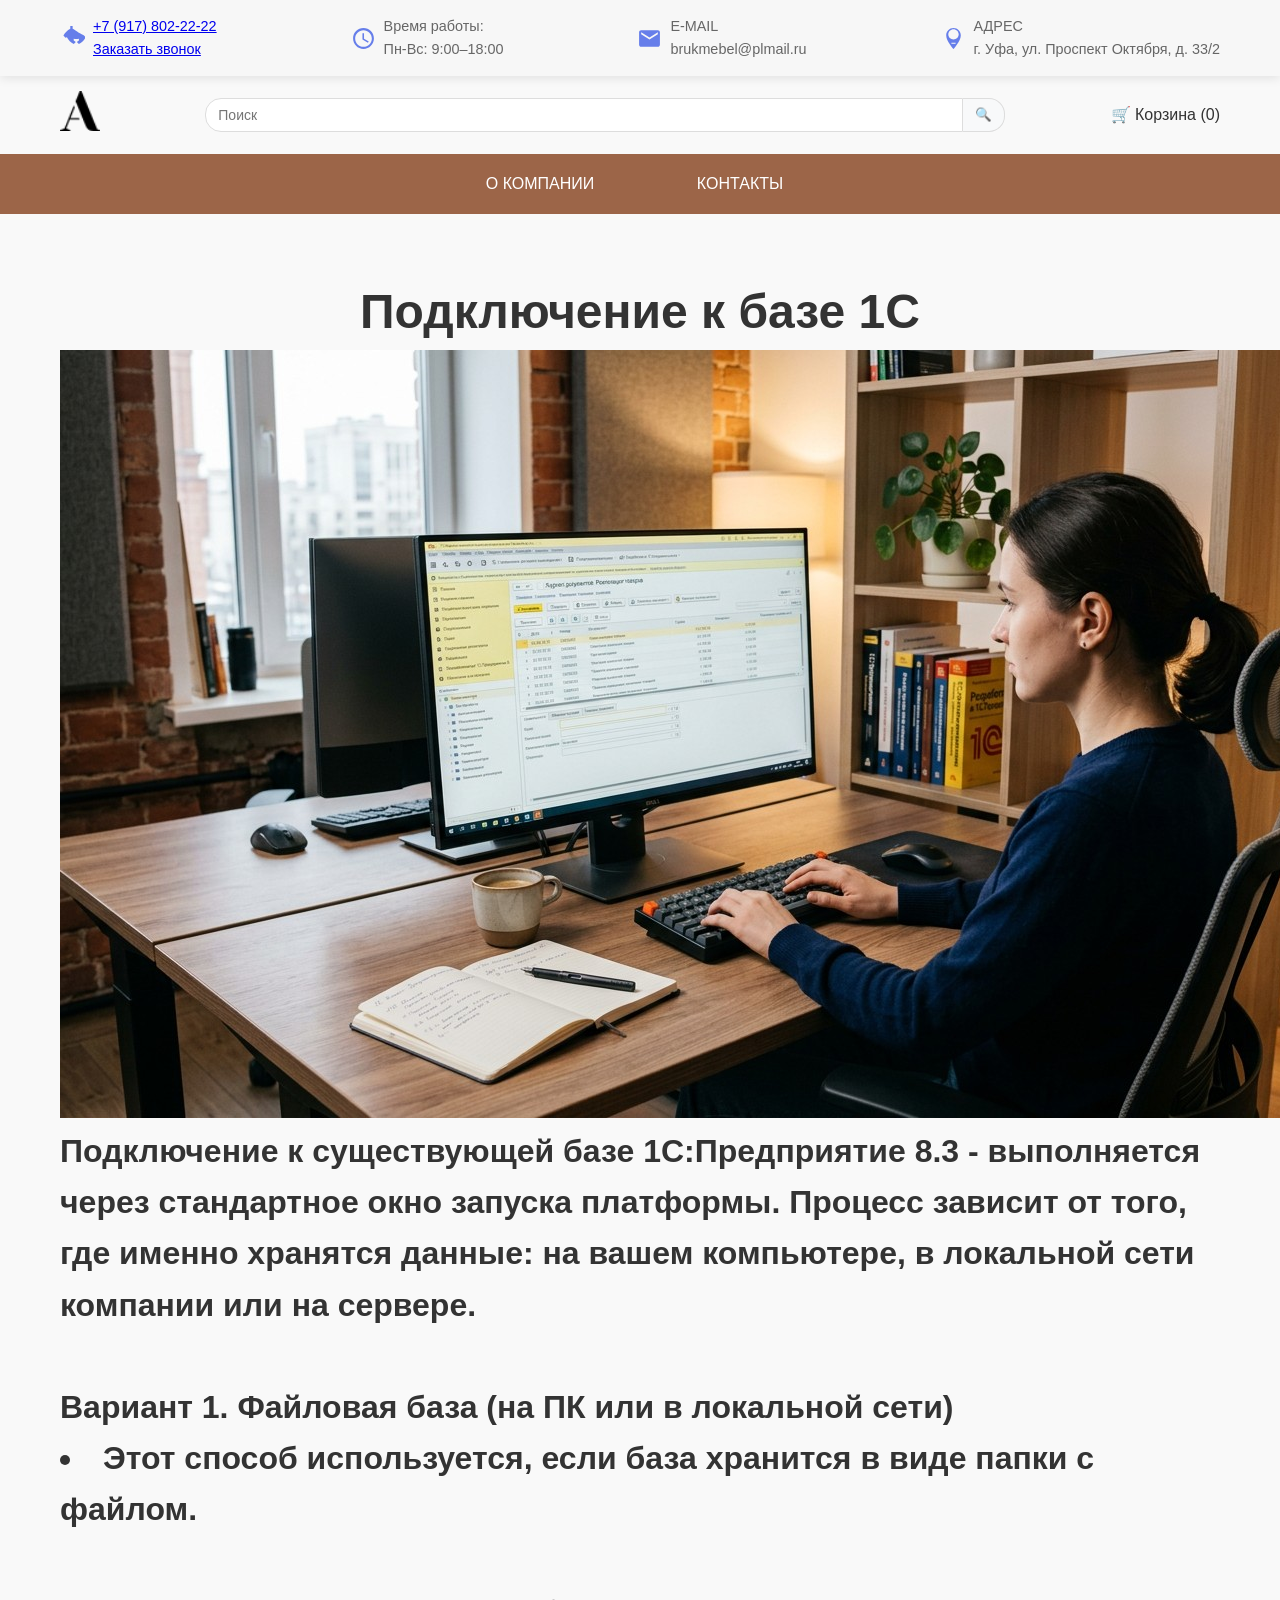
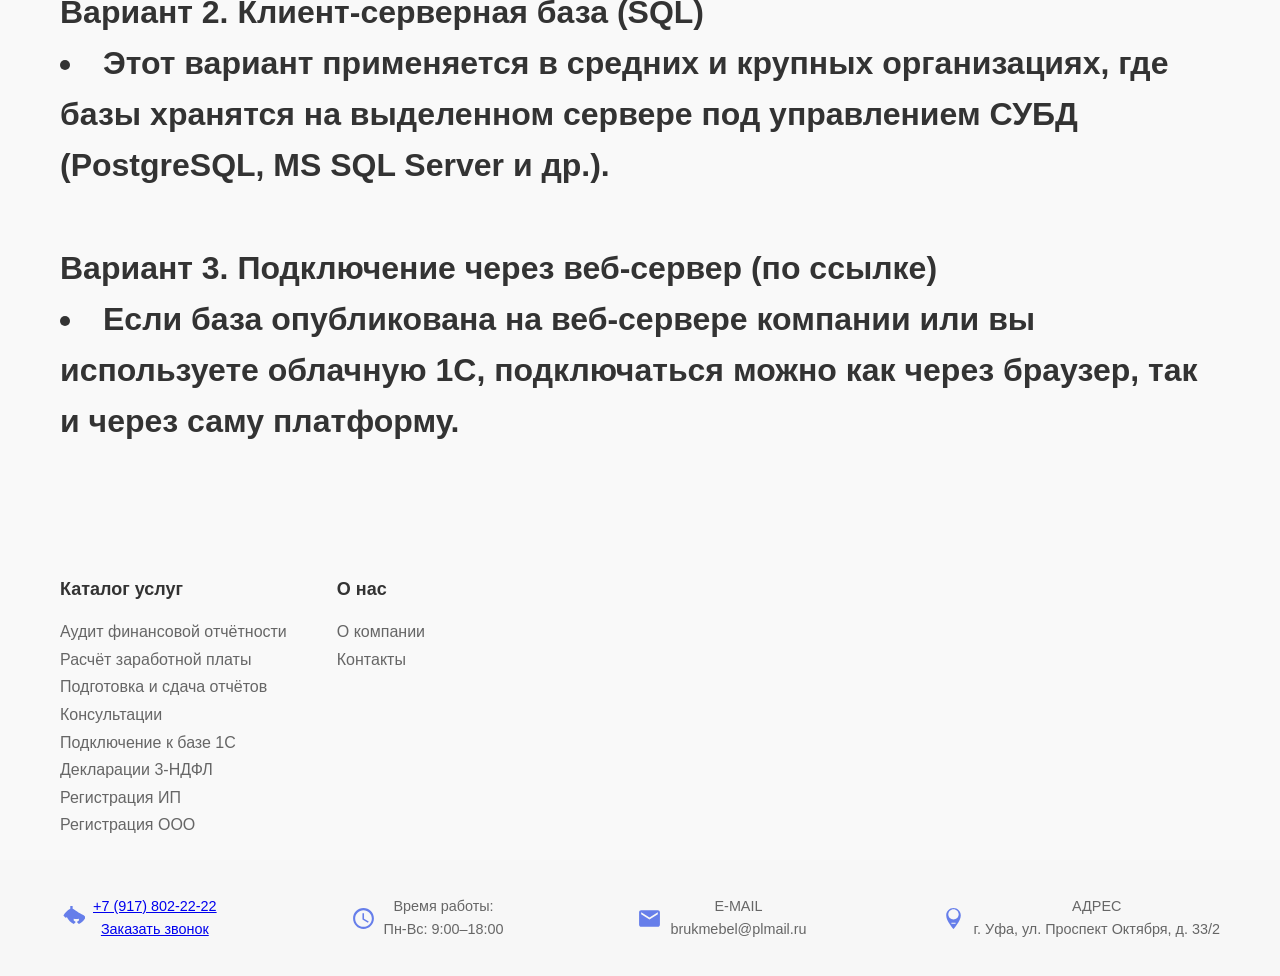
<file: 1c.html>
<!DOCTYPE html>
<html lang="ru">
<head>
    <meta charset="UTF-8">
    <meta name="viewport" content="width=device-width, initial-scale=1.0">
    <title>Аутсорс бухгалтерия</title>
    <link rel="stylesheet" href="style.css">
</head>
<body>
<header class="header">
    <div class="container">
        <div class="header-info">
            <div class="info-item">
                <svg class="icon" viewBox="0 0 24 24" width="25" height="25">
                    <path fill="currentColor"
                          d="M6.62 10.79c1.44 2.83 3.76 5.15 6.59 6.59l1.95-1.95c-.59-.59-1.26-1.07-2-1.43v-1.86c1.63.41 3.37.41 5 0v1.86c-.74.36-1.4.84-2 1.43l1.95 1.95c2.83-1.44 5.15-3.76 6.59-6.59l-1.95-1.95C17.28 6.38 14.96 4.06 12.13 2.62V0H9.87v2.62C7.04 4.06 4.72 6.38 3.28 9.21l1.95 1.95z"/>
                </svg>
                <span><a href="tel:+79178022222">+7 (917) 802-22-22</a><br><a href="URL">Заказать звонок</a></span>
            </div>

            <div class="info-item">
                <svg class="icon" viewBox="0 0 24 24" width="25" height="25">
                    <path fill="currentColor"
                          d="M11.99 2C6.47 2 2 6.48 2 12s4.47 10 9.99 10C17.52 22 22 17.52 22 12S17.52 2 11.99 2zM12 20c-4.42 0-8-3.58-8-8s3.58-8 8-8 8 3.58 8 8-3.58 8-8 8z"/>
                    <path fill="currentColor" d="M12.5 7H11v6l5.25 3.15.75-1.25-4.5-2.75z"/>
                </svg>
                <span>Время работы:<br>Пн-Вс: 9:00–18:00</span>
            </div>

            <div class="info-item">
                <svg class="icon" viewBox="0 0 24 24" width="25" height="25">
                    <path fill="currentColor"
                          d="M20 4H4c-1.1 0-1.99.9-1.99 2L2 18c0 1.1.9 2 2 2h16c1.1 0 2-.9 2-2V6c0-1.1-.9-2-2-2zm0 4l-8 5-8-5V6l8 5 8-5v2z"/>
                </svg>
                <span>E-MAIL<br>brukmebel@plmail.ru</span>
            </div>

            <div class="info-item">
                <svg class="icon" viewBox="0 0 24 24" width="25" height="25">
                    <path fill="currentColor"
                          d="M12 2C8.13 2 5 5.13 5 9c0 5.25 7 13 7 13s7-7.75 7-13c0-3.87-3.13-7-7-7zm2 15h-4v-1h4v1zm-2-4c-2.76 0-5-2.24-5-5s2.24-5 5-5 5 2.24 5 5-2.24 5-5 5z"/>
                </svg>
                <span>АДРЕС<br>г. Уфа, ул. Проспект Октября, д. 33/2</span>
            </div>
        </div>
    </div>
</header>

<div class="search-bar">
    <div class="search-bar-item">
        <div class="logo">
            <a href="index.html"><img src="img/logo.png" alt="Логотип сайта" width="120" height="40">
            </a>
        </div>
    </div>
    <div class="search-bar-item">
        <form class="search-form" action="/search" method="get">
            <input type="search" name="q" placeholder="Поиск" aria-label="Строка поиска">
            <button type="submit" aria-label="Выполнить поиск">
                🔍
            </button>
        </form>
    </div>
    <div class="search-bar-item">
        <a href="/cart" class="cart-link">
            🛒 Корзина (<span id="cart-count">0</span>)
        </a>
    </div>
</div>


<div class="headers-menu">
    <button type="button"><a href="company.html" class="header-menu">О КОМПАНИИ</a></button>
    <button type="button"><a href="contacts.html" class="header-menu">КОНТАКТЫ</a></button>
</div>















<main class="main">
    <section class="features">
        <div class="container">
            <h1>Подключение к базе 1С</h1>
            <img src="img/1с.jpg" alt="">
            <div>
                <h2>
                <p><b>Подключение к существующей базе 1С:Предприятие 8.3 </b> - выполняется через стандартное окно
                    запуска платформы. Процесс зависит от того, где именно хранятся данные: на вашем компьютере, в
                    локальной сети компании или на сервере.</p>
                <br>
                <p><b>Вариант 1. Файловая база (на ПК или в локальной сети)</b></p>
                <li>Этот способ используется, если база хранится в виде папки с файлом.</li>
                    <br>
                <p><b>Вариант 2. Клиент-серверная база (SQL)</b></p>
                <li>Этот вариант применяется в средних и крупных организациях, где базы хранятся на выделенном сервере
                    под управлением СУБД (PostgreSQL, MS SQL Server и др.).</li>
                    <br>
                    <p><b>Вариант 3. Подключение через веб-сервер (по ссылке)</b></p>
                <li>Если база опубликована на веб-сервере компании или вы используете облачную 1С, подключаться можно
                    как через браузер, так и через саму платформу.</li>
            </div>
        </div>
    </section>
</main>



















<div class="offer-list">
    <div class="offer-container">
        <div class="catalog-section">
            <h3>Каталог услуг</h3>
            <ul class="menu-offer-list">
                <li><a href="#">Аудит финансовой отчётности</a></li>
                <li><a href="#">Расчёт заработной платы</a></li>
                <li><a href="#">Подготовка и сдача отчётов</a></li>
                <li><a href="#">Консультации</a></li>
                <li><a href="#">Подключение к базе 1С</a></li>
                <li><a href="#">Декларации 3-НДФЛ</a></li>
                <li><a href="#">Регистрация ИП</a></li>
                <li><a href="#">Регистрация ООО</a></li>
            </ul>
        </div>

        <div class="about-section">
            <h3>О нас</h3>
            <ul class="menu-offer-list">
                <li><a href="company.html">О компании</a></li>
                <li><a href="contacts.html">Контакты</a></li>
            </ul>
        </div>
    </div>
</div>















<footer class="footer">
    <div class="container">
        <div class="footer-info">
            <div class="info-footer-item">
                <svg class="icon" viewBox="0 0 24 24" width="25" height="25">
                    <path fill="currentColor"
                          d="M6.62 10.79c1.44 2.83 3.76 5.15 6.59 6.59l1.95-1.95c-.59-.59-1.26-1.07-2-1.43v-1.86c1.63.41 3.37.41 5 0v1.86c-.74.36-1.4.84-2 1.43l1.95 1.95c2.83-1.44 5.15-3.76 6.59-6.59l-1.95-1.95C17.28 6.38 14.96 4.06 12.13 2.62V0H9.87v2.62C7.04 4.06 4.72 6.38 3.28 9.21l1.95 1.95z"/>
                </svg>
                <span><a href="tel:+79178022222">+7 (917) 802-22-22</a><br><a href="URL">Заказать звонок</a></span>
            </div>

            <div class="info-footer-item">
                <svg class="icon" viewBox="0 0 24 24" width="25" height="25">
                    <path fill="currentColor"
                          d="M11.99 2C6.47 2 2 6.48 2 12s4.47 10 9.99 10C17.52 22 22 17.52 22 12S17.52 2 11.99 2zM12 20c-4.42 0-8-3.58-8-8s3.58-8 8-8 8 3.58 8 8-3.58 8-8 8z"/>
                    <path fill="currentColor" d="M12.5 7H11v6l5.25 3.15.75-1.25-4.5-2.75z"/>
                </svg>
                <span>Время работы:<br>Пн-Вс: 9:00–18:00</span>
            </div>

            <div class="info-footer-item">
                <svg class="icon" viewBox="0 0 24 24" width="25" height="25">
                    <path fill="currentColor"
                          d="M20 4H4c-1.1 0-1.99.9-1.99 2L2 18c0 1.1.9 2 2 2h16c1.1 0 2-.9 2-2V6c0-1.1-.9-2-2-2zm0 4l-8 5-8-5V6l8 5 8-5v2z"/>
                </svg>
                <span>E-MAIL<br>brukmebel@plmail.ru</span>
            </div>

            <div class="info-footer-item">
                <svg class="icon" viewBox="0 0 24 24" width="25" height="25">
                    <path fill="currentColor"
                          d="M12 2C8.13 2 5 5.13 5 9c0 5.25 7 13 7 13s7-7.75 7-13c0-3.87-3.13-7-7-7zm2 15h-4v-1h4v1zm-2-4c-2.76 0-5-2.24-5-5s2.24-5 5-5 5 2.24 5 5-2.24 5-5 5z"/>
                </svg>
                <span>АДРЕС<br>г. Уфа, ул. Проспект Октября, д. 33/2</span>
            </div>

        </div>
    </div>
</footer>

<script src="script.js"></script>
</body>
</html>
</file>
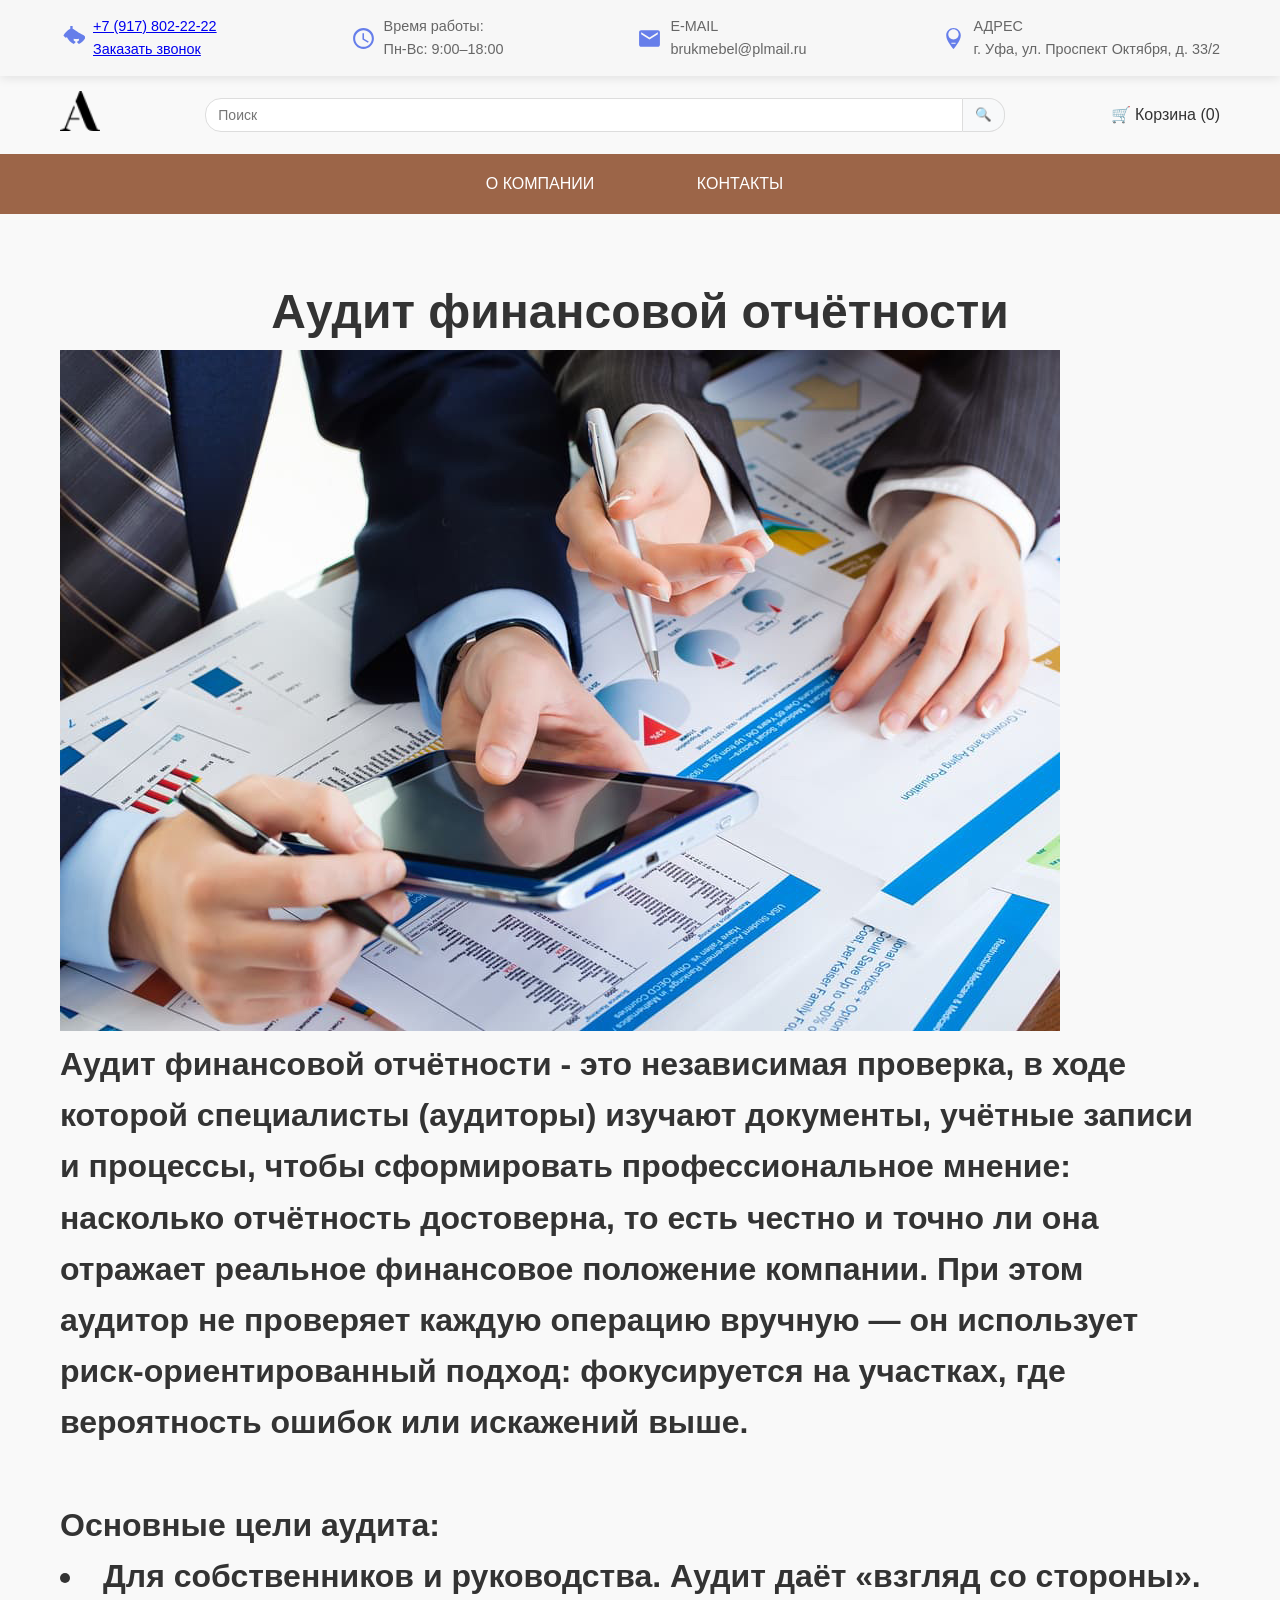
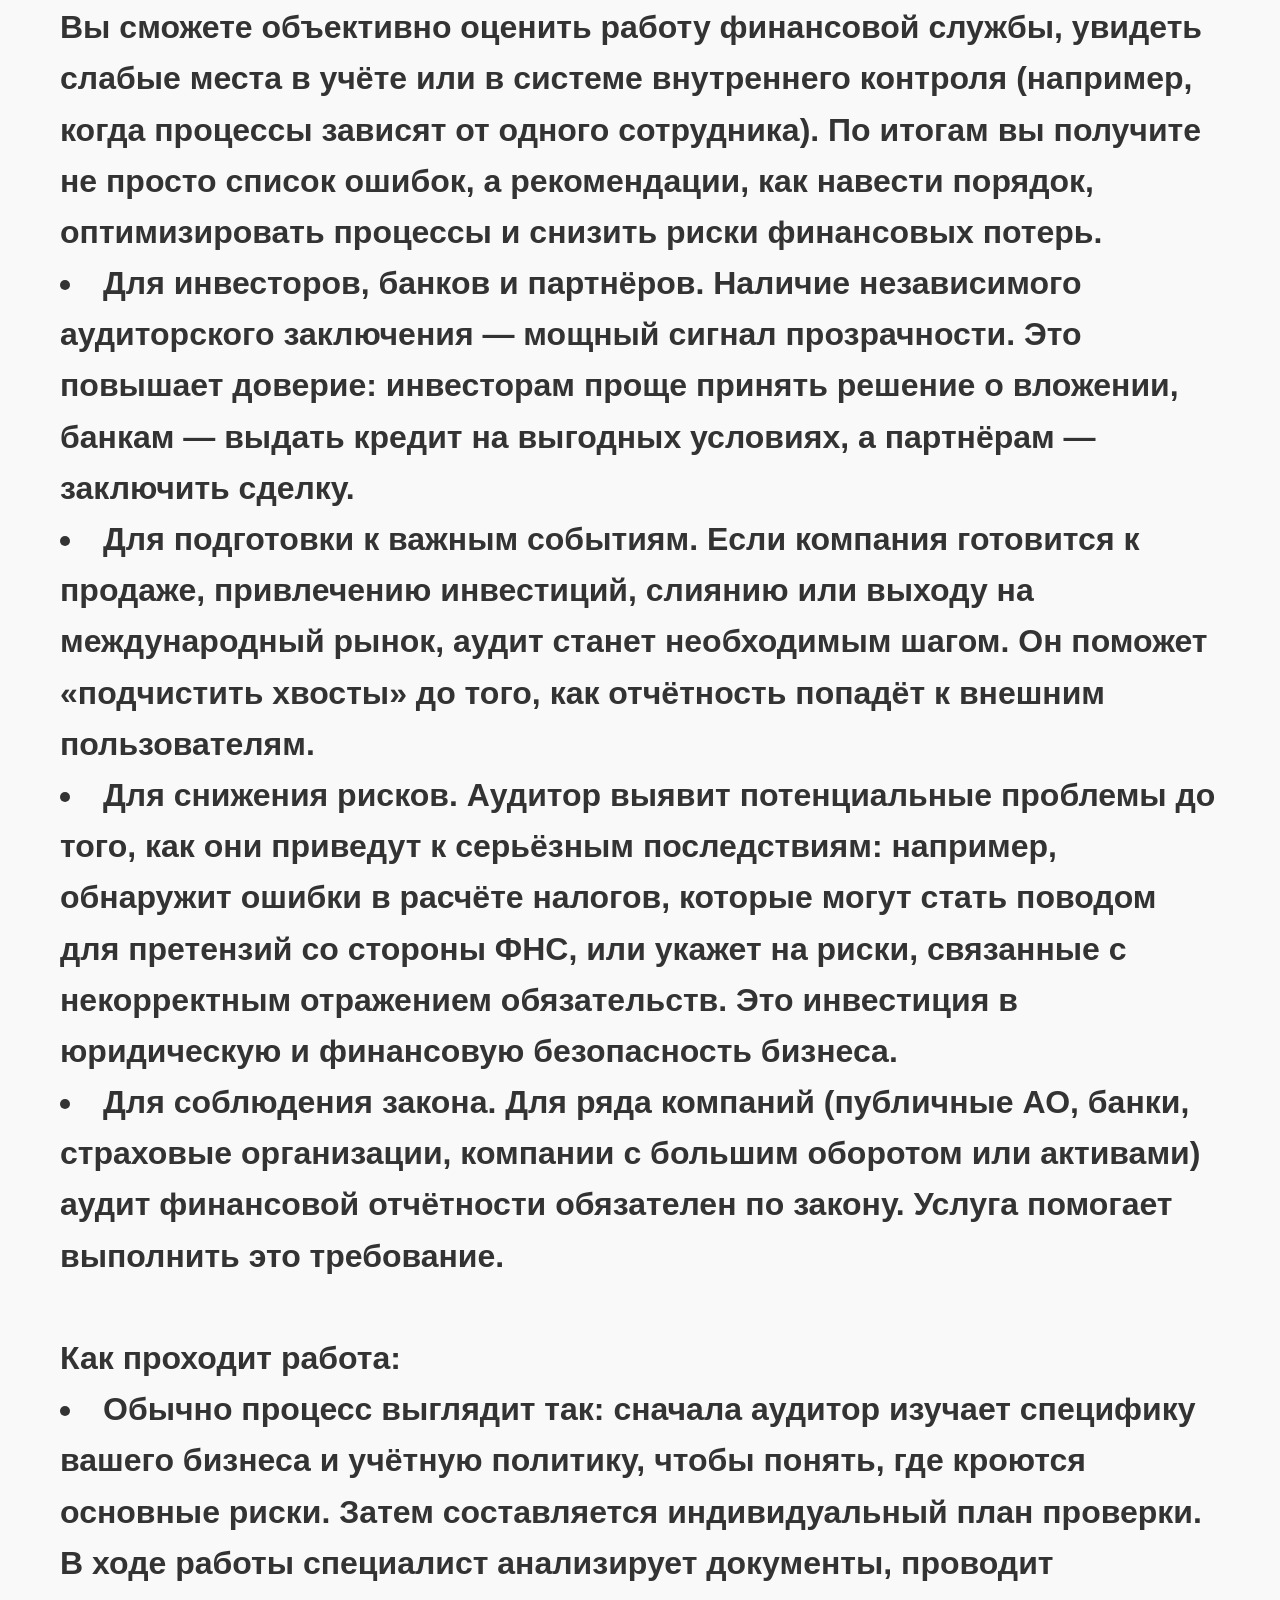
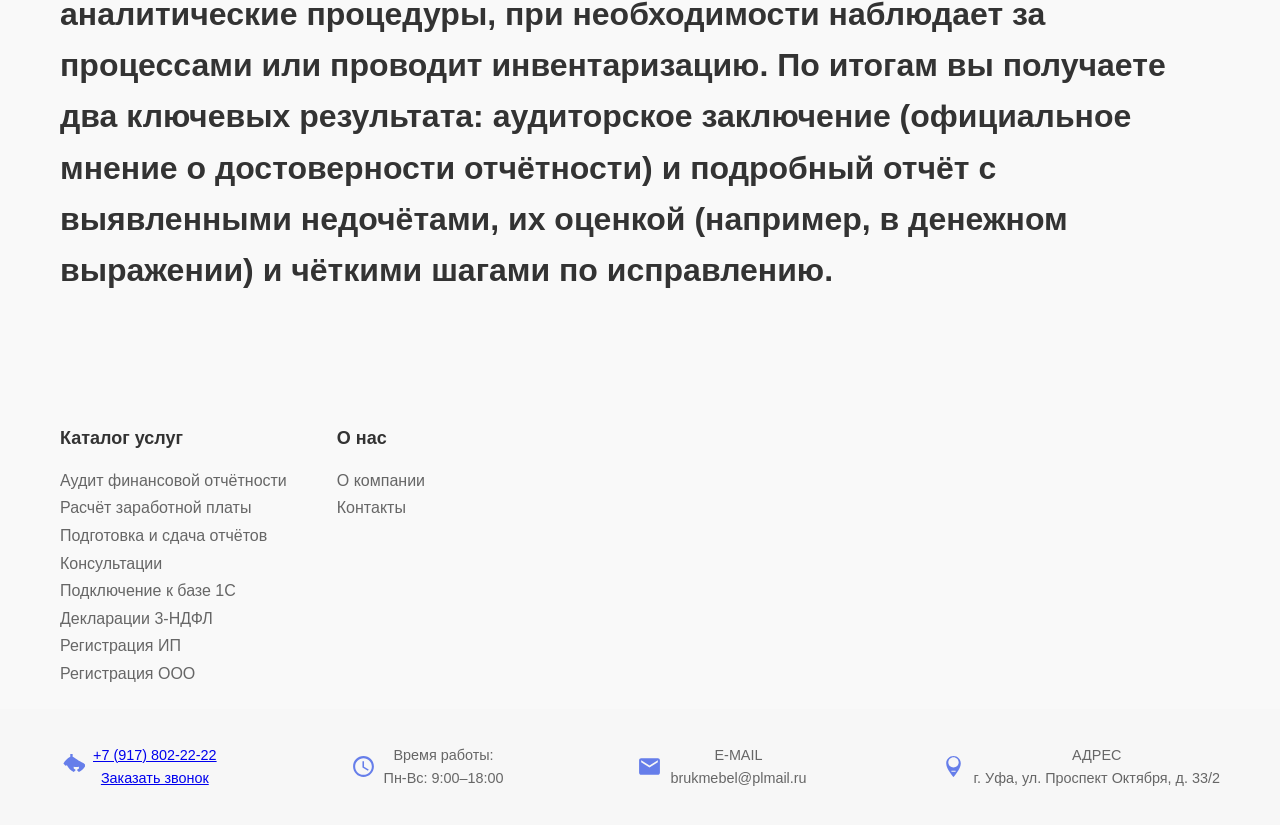
<file: audit.html>
<!DOCTYPE html>
<html lang="ru">
<head>
    <meta charset="UTF-8">
    <meta name="viewport" content="width=device-width, initial-scale=1.0">
    <title>Аутсорс бухгалтерия</title>
    <link rel="stylesheet" href="style.css">
</head>
<body>
<header class="header">
    <div class="container">
        <div class="header-info">
            <div class="info-item">
                <svg class="icon" viewBox="0 0 24 24" width="25" height="25">
                    <path fill="currentColor"
                          d="M6.62 10.79c1.44 2.83 3.76 5.15 6.59 6.59l1.95-1.95c-.59-.59-1.26-1.07-2-1.43v-1.86c1.63.41 3.37.41 5 0v1.86c-.74.36-1.4.84-2 1.43l1.95 1.95c2.83-1.44 5.15-3.76 6.59-6.59l-1.95-1.95C17.28 6.38 14.96 4.06 12.13 2.62V0H9.87v2.62C7.04 4.06 4.72 6.38 3.28 9.21l1.95 1.95z"/>
                </svg>
                <span><a href="tel:+79178022222">+7 (917) 802-22-22</a><br><a href="URL">Заказать звонок</a></span>
            </div>

            <div class="info-item">
                <svg class="icon" viewBox="0 0 24 24" width="25" height="25">
                    <path fill="currentColor"
                          d="M11.99 2C6.47 2 2 6.48 2 12s4.47 10 9.99 10C17.52 22 22 17.52 22 12S17.52 2 11.99 2zM12 20c-4.42 0-8-3.58-8-8s3.58-8 8-8 8 3.58 8 8-3.58 8-8 8z"/>
                    <path fill="currentColor" d="M12.5 7H11v6l5.25 3.15.75-1.25-4.5-2.75z"/>
                </svg>
                <span>Время работы:<br>Пн-Вс: 9:00–18:00</span>
            </div>

            <div class="info-item">
                <svg class="icon" viewBox="0 0 24 24" width="25" height="25">
                    <path fill="currentColor"
                          d="M20 4H4c-1.1 0-1.99.9-1.99 2L2 18c0 1.1.9 2 2 2h16c1.1 0 2-.9 2-2V6c0-1.1-.9-2-2-2zm0 4l-8 5-8-5V6l8 5 8-5v2z"/>
                </svg>
                <span>E-MAIL<br>brukmebel@plmail.ru</span>
            </div>

            <div class="info-item">
                <svg class="icon" viewBox="0 0 24 24" width="25" height="25">
                    <path fill="currentColor"
                          d="M12 2C8.13 2 5 5.13 5 9c0 5.25 7 13 7 13s7-7.75 7-13c0-3.87-3.13-7-7-7zm2 15h-4v-1h4v1zm-2-4c-2.76 0-5-2.24-5-5s2.24-5 5-5 5 2.24 5 5-2.24 5-5 5z"/>
                </svg>
                <span>АДРЕС<br>г. Уфа, ул. Проспект Октября, д. 33/2</span>
            </div>
        </div>
    </div>
</header>

<div class="search-bar">
    <div class="search-bar-item">
        <div class="logo">
            <a href="index.html"><img src="img/logo.png" alt="Логотип сайта" width="120" height="40">
            </a>
        </div>
    </div>
    <div class="search-bar-item">
        <form class="search-form" action="/search" method="get">
            <input type="search" name="q" placeholder="Поиск" aria-label="Строка поиска">
            <button type="submit" aria-label="Выполнить поиск">
                🔍
            </button>
        </form>
    </div>
    <div class="search-bar-item">
        <a href="/cart" class="cart-link">
            🛒 Корзина (<span id="cart-count">0</span>)
        </a>
    </div>
</div>


<div class="headers-menu">
    <button type="button"><a href="company.html" class="header-menu">О КОМПАНИИ</a></button>
    <button type="button"><a href="contacts.html" class="header-menu">КОНТАКТЫ</a></button>
</div>















<main class="main">
    <section class="features">
        <div class="container">
            <h1>Аудит финансовой отчётности</h1>
            <img src="img/audit2.jpg" alt="">
            <div>
                <h2>
                <p><b>Аудит финансовой отчётности</b> - это независимая проверка, в ходе которой специалисты (аудиторы)
                    изучают документы, учётные записи и процессы, чтобы сформировать профессиональное мнение: насколько
                    отчётность достоверна, то есть честно и точно ли она отражает реальное финансовое положение компании.
                    При этом аудитор не проверяет каждую операцию вручную — он использует риск-ориентированный подход:
                    фокусируется на участках, где вероятность ошибок или искажений выше.
                </p>
                <br>
                <p><b>Основные цели аудита:</b></p>
                <li><b>Для собственников и руководства. </b>Аудит даёт «взгляд со стороны». Вы сможете объективно оценить
                    работу финансовой службы, увидеть слабые места в учёте или в системе внутреннего контроля (например,
                    когда процессы зависят от одного сотрудника). По итогам вы получите не просто список ошибок,
                    а рекомендации, как навести порядок, оптимизировать процессы и снизить риски финансовых потерь.</li>
                <li><b>Для инвесторов, банков и партнёров. </b>Наличие независимого аудиторского заключения — мощный
                    сигнал прозрачности. Это повышает доверие: инвесторам проще принять решение о вложении, банкам —
                    выдать кредит на выгодных условиях, а партнёрам — заключить сделку. </li>
                <li><b>Для подготовки к важным событиям.</b> Если компания готовится к продаже, привлечению инвестиций,
                    слиянию или выходу на международный рынок, аудит станет необходимым шагом. Он поможет «подчистить
                    хвосты» до того, как отчётность попадёт к внешним пользователям. </li>
                <li><b>Для снижения рисков.</b> Аудитор выявит потенциальные проблемы до того, как они приведут к
                    серьёзным последствиям: например, обнаружит ошибки в расчёте налогов, которые могут стать поводом
                    для претензий со стороны ФНС, или укажет на риски, связанные с некорректным отражением обязательств.
                    Это инвестиция в юридическую и финансовую безопасность бизнеса.</li>
                <li><b>Для соблюдения закона.</b> Для ряда компаний (публичные АО, банки, страховые организации,
                    компании с большим оборотом или активами) аудит финансовой отчётности обязателен по закону.
                    Услуга помогает выполнить это требование.</li>
                <br>
                <p><b>Как проходит работа:</b></p>
                <li>Обычно процесс выглядит так: сначала аудитор изучает специфику вашего бизнеса и учётную политику,
                    чтобы понять, где кроются основные риски. Затем составляется индивидуальный план проверки. В ходе
                    работы специалист анализирует документы, проводит аналитические процедуры, при необходимости
                    наблюдает за процессами или проводит инвентаризацию. По итогам вы получаете два ключевых результата:
                    <b>аудиторское заключение</b> (официальное мнение о достоверности отчётности) и <b>подробный отчёт</b>
                    с выявленными недочётами, их оценкой (например, в денежном выражении) и чёткими шагами по исправлению.</li>
                    </h2>
            </div>
        </div>
    </section>
</main>



















<div class="offer-list">
    <div class="offer-container">
        <div class="catalog-section">
            <h3>Каталог услуг</h3>
            <ul class="menu-offer-list">
                <li><a href="#">Аудит финансовой отчётности</a></li>
                <li><a href="#">Расчёт заработной платы</a></li>
                <li><a href="#">Подготовка и сдача отчётов</a></li>
                <li><a href="#">Консультации</a></li>
                <li><a href="#">Подключение к базе 1С</a></li>
                <li><a href="#">Декларации 3-НДФЛ</a></li>
                <li><a href="#">Регистрация ИП</a></li>
                <li><a href="#">Регистрация ООО</a></li>
            </ul>
        </div>

        <div class="about-section">
            <h3>О нас</h3>
            <ul class="menu-offer-list">
                <li><a href="company.html">О компании</a></li>
                <li><a href="contacts.html">Контакты</a></li>
            </ul>
        </div>
    </div>
</div>















<footer class="footer">
    <div class="container">
        <div class="footer-info">
            <div class="info-footer-item">
                <svg class="icon" viewBox="0 0 24 24" width="25" height="25">
                    <path fill="currentColor"
                          d="M6.62 10.79c1.44 2.83 3.76 5.15 6.59 6.59l1.95-1.95c-.59-.59-1.26-1.07-2-1.43v-1.86c1.63.41 3.37.41 5 0v1.86c-.74.36-1.4.84-2 1.43l1.95 1.95c2.83-1.44 5.15-3.76 6.59-6.59l-1.95-1.95C17.28 6.38 14.96 4.06 12.13 2.62V0H9.87v2.62C7.04 4.06 4.72 6.38 3.28 9.21l1.95 1.95z"/>
                </svg>
                <span><a href="tel:+79178022222">+7 (917) 802-22-22</a><br><a href="URL">Заказать звонок</a></span>
            </div>

            <div class="info-footer-item">
                <svg class="icon" viewBox="0 0 24 24" width="25" height="25">
                    <path fill="currentColor"
                          d="M11.99 2C6.47 2 2 6.48 2 12s4.47 10 9.99 10C17.52 22 22 17.52 22 12S17.52 2 11.99 2zM12 20c-4.42 0-8-3.58-8-8s3.58-8 8-8 8 3.58 8 8-3.58 8-8 8z"/>
                    <path fill="currentColor" d="M12.5 7H11v6l5.25 3.15.75-1.25-4.5-2.75z"/>
                </svg>
                <span>Время работы:<br>Пн-Вс: 9:00–18:00</span>
            </div>

            <div class="info-footer-item">
                <svg class="icon" viewBox="0 0 24 24" width="25" height="25">
                    <path fill="currentColor"
                          d="M20 4H4c-1.1 0-1.99.9-1.99 2L2 18c0 1.1.9 2 2 2h16c1.1 0 2-.9 2-2V6c0-1.1-.9-2-2-2zm0 4l-8 5-8-5V6l8 5 8-5v2z"/>
                </svg>
                <span>E-MAIL<br>brukmebel@plmail.ru</span>
            </div>

            <div class="info-footer-item">
                <svg class="icon" viewBox="0 0 24 24" width="25" height="25">
                    <path fill="currentColor"
                          d="M12 2C8.13 2 5 5.13 5 9c0 5.25 7 13 7 13s7-7.75 7-13c0-3.87-3.13-7-7-7zm2 15h-4v-1h4v1zm-2-4c-2.76 0-5-2.24-5-5s2.24-5 5-5 5 2.24 5 5-2.24 5-5 5z"/>
                </svg>
                <span>АДРЕС<br>г. Уфа, ул. Проспект Октября, д. 33/2</span>
            </div>

        </div>
    </div>
</footer>

<script src="script.js"></script>
</body>
</html>
</file>
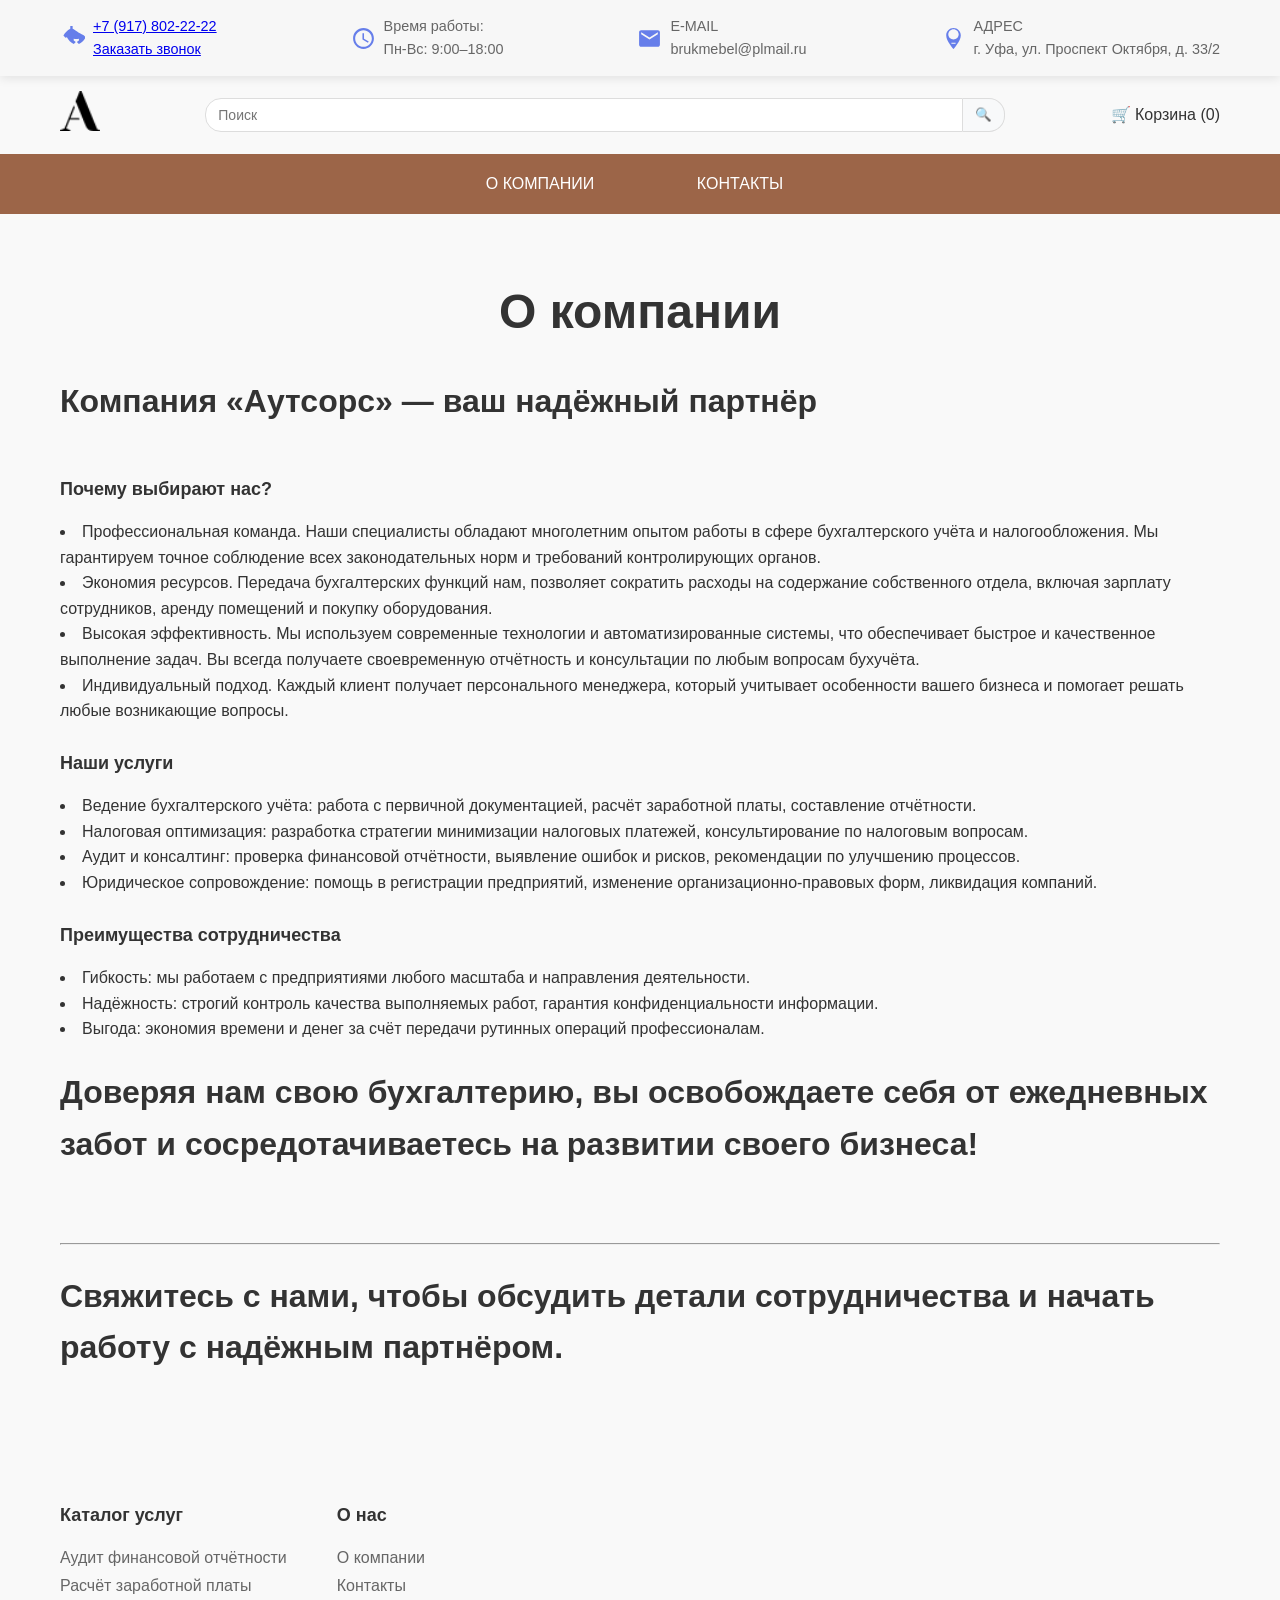
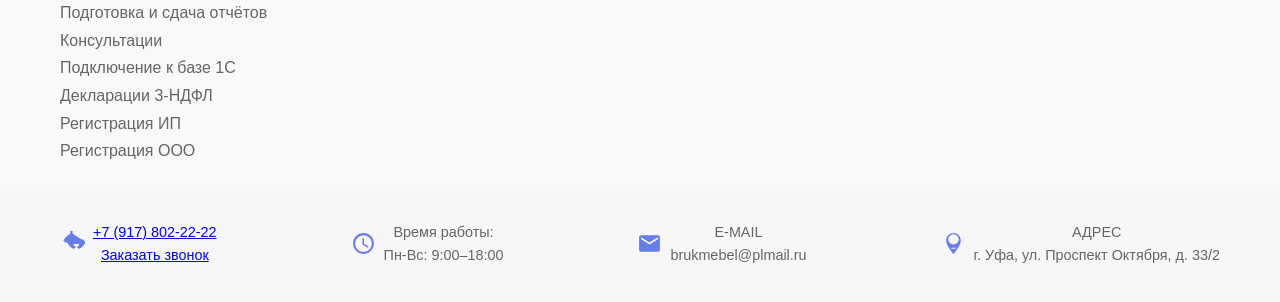
<file: company.html>
<!DOCTYPE html>
<html lang="ru">
<head>
    <meta charset="UTF-8">
    <meta name="viewport" content="width=device-width, initial-scale=1.0">
    <title>О компании</title>
    <link rel="stylesheet" href="style.css">
</head>
<body>
<header class="header">
    <div class="container">
        <div class="header-info">
            <div class="info-item">
                <svg class="icon" viewBox="0 0 24 24" width="25" height="25">
                    <path fill="currentColor"
                          d="M6.62 10.79c1.44 2.83 3.76 5.15 6.59 6.59l1.95-1.95c-.59-.59-1.26-1.07-2-1.43v-1.86c1.63.41 3.37.41 5 0v1.86c-.74.36-1.4.84-2 1.43l1.95 1.95c2.83-1.44 5.15-3.76 6.59-6.59l-1.95-1.95C17.28 6.38 14.96 4.06 12.13 2.62V0H9.87v2.62C7.04 4.06 4.72 6.38 3.28 9.21l1.95 1.95z"/>
                </svg>
                <span><a href="tel:+79178022222">+7 (917) 802-22-22</a><br><a href="URL">Заказать звонок</a></span>
            </div>

            <div class="info-item">
                <svg class="icon" viewBox="0 0 24 24" width="25" height="25">
                    <path fill="currentColor"
                          d="M11.99 2C6.47 2 2 6.48 2 12s4.47 10 9.99 10C17.52 22 22 17.52 22 12S17.52 2 11.99 2zM12 20c-4.42 0-8-3.58-8-8s3.58-8 8-8 8 3.58 8 8-3.58 8-8 8z"/>
                    <path fill="currentColor" d="M12.5 7H11v6l5.25 3.15.75-1.25-4.5-2.75z"/>
                </svg>
                <span>Время работы:<br>Пн-Вс: 9:00–18:00</span>
            </div>

            <div class="info-item">
                <svg class="icon" viewBox="0 0 24 24" width="25" height="25">
                    <path fill="currentColor"
                          d="M20 4H4c-1.1 0-1.99.9-1.99 2L2 18c0 1.1.9 2 2 2h16c1.1 0 2-.9 2-2V6c0-1.1-.9-2-2-2zm0 4l-8 5-8-5V6l8 5 8-5v2z"/>
                </svg>
                <span>E-MAIL<br>brukmebel@plmail.ru</span>
            </div>

            <div class="info-item">
                <svg class="icon" viewBox="0 0 24 24" width="25" height="25">
                    <path fill="currentColor"
                          d="M12 2C8.13 2 5 5.13 5 9c0 5.25 7 13 7 13s7-7.75 7-13c0-3.87-3.13-7-7-7zm2 15h-4v-1h4v1zm-2-4c-2.76 0-5-2.24-5-5s2.24-5 5-5 5 2.24 5 5-2.24 5-5 5z"/>
                </svg>
                <span>АДРЕС<br>г. Уфа, ул. Проспект Октября, д. 33/2</span>
            </div>
        </div>
    </div>
</header>


<div class="search-bar">
    <div class="search-bar-item">
        <div class="logo">
            <a href="index.html"><img src="img/logo.png" alt="Логотип сайта" width="120" height="40">
            </a>
        </div>
    </div>
    <div class="search-bar-item">
        <form class="search-form" action="/search" method="get">
            <input type="search" name="q" placeholder="Поиск" aria-label="Строка поиска">
            <button type="submit" aria-label="Выполнить поиск">
                🔍
            </button>
        </form>
    </div>
    <div class="search-bar-item">
        <a href="/cart" class="cart-link">
            🛒 Корзина (<span id="cart-count">0</span>)
        </a>
    </div>
</div>


<div class="headers-menu">
    <button type="button"><a href="company.html" class="header-menu">О КОМПАНИИ</a></button>
    <button type="button"><a href="contacts.html" class="header-menu">КОНТАКТЫ</a></button>
</div>


<main class="main">
    <section class="features">
        <div class="container">
            <h1>О компании</h1><br>
            <div>
                <h2>Компания «Аутсорс» — ваш надёжный партнёр</h2>
                <h3>Почему выбирают нас?</h3>
                <li>Профессиональная команда. Наши специалисты обладают многолетним опытом работы в сфере бухгалтерского
                    учёта и налогообложения. Мы гарантируем точное соблюдение всех законодательных норм и требований
                    контролирующих органов.
                </li>
                <li>Экономия ресурсов. Передача бухгалтерских функций нам, позволяет сократить расходы на содержание
                    собственного отдела, включая зарплату сотрудников, аренду помещений и покупку оборудования.
                </li>
                <li>Высокая эффективность. Мы используем современные технологии и автоматизированные системы, что
                    обеспечивает быстрое и качественное выполнение задач. Вы всегда получаете своевременную отчётность и
                    консультации по любым вопросам бухучёта.
                </li>
                <li>Индивидуальный подход. Каждый клиент получает персонального менеджера, который учитывает особенности
                    вашего бизнеса и помогает решать любые возникающие вопросы.
                </li>
                <br>
            </div>
            <div>
                <h3>Наши услуги</h3>
                <li>Ведение бухгалтерского учёта: работа с первичной документацией, расчёт заработной платы, составление
                    отчётности.
                </li>
                <li>Налоговая оптимизация: разработка стратегии минимизации налоговых платежей, консультирование по
                    налоговым вопросам.
                </li>
                <li>Аудит и консалтинг: проверка финансовой отчётности, выявление ошибок и рисков, рекомендации по
                    улучшению процессов.
                </li>
                <li>Юридическое сопровождение: помощь в регистрации предприятий, изменение организационно-правовых форм,
                    ликвидация компаний.
                </li>
                <br>
            </div>
            <div>
                <h3>Преимущества сотрудничества</h3>
                <li>Гибкость: мы работаем с предприятиями любого масштаба и направления деятельности.</li>
                <li>Надёжность: строгий контроль качества выполняемых работ, гарантия конфиденциальности информации.
                </li>
                <li>Выгода: экономия времени и денег за счёт передачи рутинных операций профессионалам.</li>
                <br>
                <h2>Доверяя нам свою бухгалтерию, вы освобождаете себя от ежедневных забот и сосредотачиваетесь на
                    развитии своего бизнеса!</h2>
                <br><hr><br>
                <h2>Свяжитесь с нами, чтобы обсудить детали сотрудничества и начать работу с надёжным партнёром.</h2>
            </div>
        </div>
    </section>
</main>


<div class="offer-list">
    <div class="offer-container">
        <div class="catalog-section">
            <h3>Каталог услуг</h3>
            <ul class="menu-offer-list">
                <li><a href="audit.html">Аудит финансовой отчётности</a></li>
                <li><a href="payroll_calculation.html">Расчёт заработной платы</a></li>
                <li><a href="#">Подготовка и сдача отчётов</a></li>
                <li><a href="#">Консультации</a></li>
                <li><a href="#">Подключение к базе 1С</a></li>
                <li><a href="declaration.html">Декларации 3-НДФЛ</a></li>
                <li><a href="#">Регистрация ИП</a></li>
                <li><a href="#">Регистрация ООО</a></li>
            </ul>
        </div>

        <div class="about-section">
            <h3>О нас</h3>
            <ul class="menu-offer-list">
                <li><a href="company.html">О компании</a></li>
                <li><a href="contacts.html">Контакты</a></li>
            </ul>
        </div>
    </div>
</div>


<footer class="footer">
    <div class="container">
        <div class="footer-info">
            <div class="info-footer-item">
                <svg class="icon" viewBox="0 0 24 24" width="25" height="25">
                    <path fill="currentColor"
                          d="M6.62 10.79c1.44 2.83 3.76 5.15 6.59 6.59l1.95-1.95c-.59-.59-1.26-1.07-2-1.43v-1.86c1.63.41 3.37.41 5 0v1.86c-.74.36-1.4.84-2 1.43l1.95 1.95c2.83-1.44 5.15-3.76 6.59-6.59l-1.95-1.95C17.28 6.38 14.96 4.06 12.13 2.62V0H9.87v2.62C7.04 4.06 4.72 6.38 3.28 9.21l1.95 1.95z"/>
                </svg>
                <span><a href="tel:+79178022222">+7 (917) 802-22-22</a><br><a href="URL">Заказать звонок</a></span>
            </div>

            <div class="info-footer-item">
                <svg class="icon" viewBox="0 0 24 24" width="25" height="25">
                    <path fill="currentColor"
                          d="M11.99 2C6.47 2 2 6.48 2 12s4.47 10 9.99 10C17.52 22 22 17.52 22 12S17.52 2 11.99 2zM12 20c-4.42 0-8-3.58-8-8s3.58-8 8-8 8 3.58 8 8-3.58 8-8 8z"/>
                    <path fill="currentColor" d="M12.5 7H11v6l5.25 3.15.75-1.25-4.5-2.75z"/>
                </svg>
                <span>Время работы:<br>Пн-Вс: 9:00–18:00</span>
            </div>

            <div class="info-footer-item">
                <svg class="icon" viewBox="0 0 24 24" width="25" height="25">
                    <path fill="currentColor"
                          d="M20 4H4c-1.1 0-1.99.9-1.99 2L2 18c0 1.1.9 2 2 2h16c1.1 0 2-.9 2-2V6c0-1.1-.9-2-2-2zm0 4l-8 5-8-5V6l8 5 8-5v2z"/>
                </svg>
                <span>E-MAIL<br>brukmebel@plmail.ru</span>
            </div>

            <div class="info-footer-item">
                <svg class="icon" viewBox="0 0 24 24" width="25" height="25">
                    <path fill="currentColor"
                          d="M12 2C8.13 2 5 5.13 5 9c0 5.25 7 13 7 13s7-7.75 7-13c0-3.87-3.13-7-7-7zm2 15h-4v-1h4v1zm-2-4c-2.76 0-5-2.24-5-5s2.24-5 5-5 5 2.24 5 5-2.24 5-5 5z"/>
                </svg>
                <span>АДРЕС<br>г. Уфа, ул. Проспект Октября, д. 33/2</span>
            </div>

        </div>
    </div>
</footer>

<script src="script.js"></script>
</body>
</html>
</file>
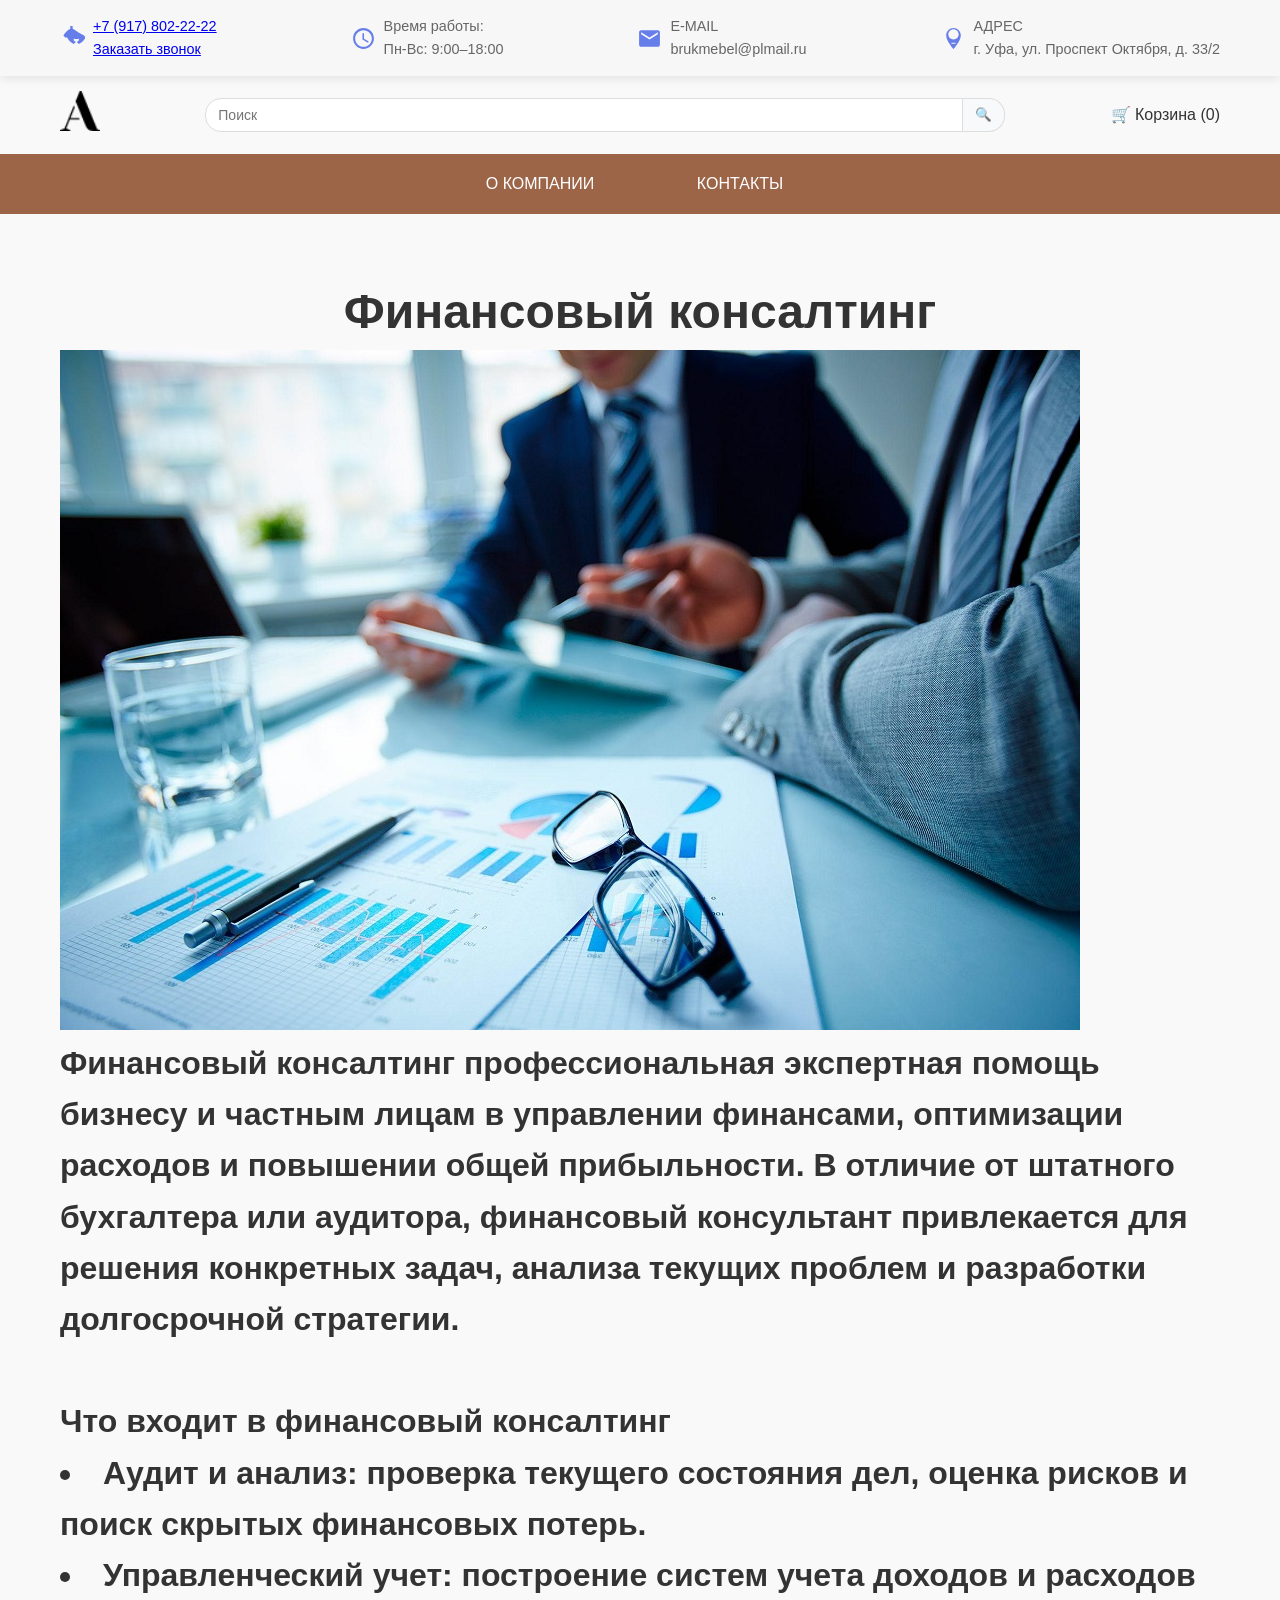
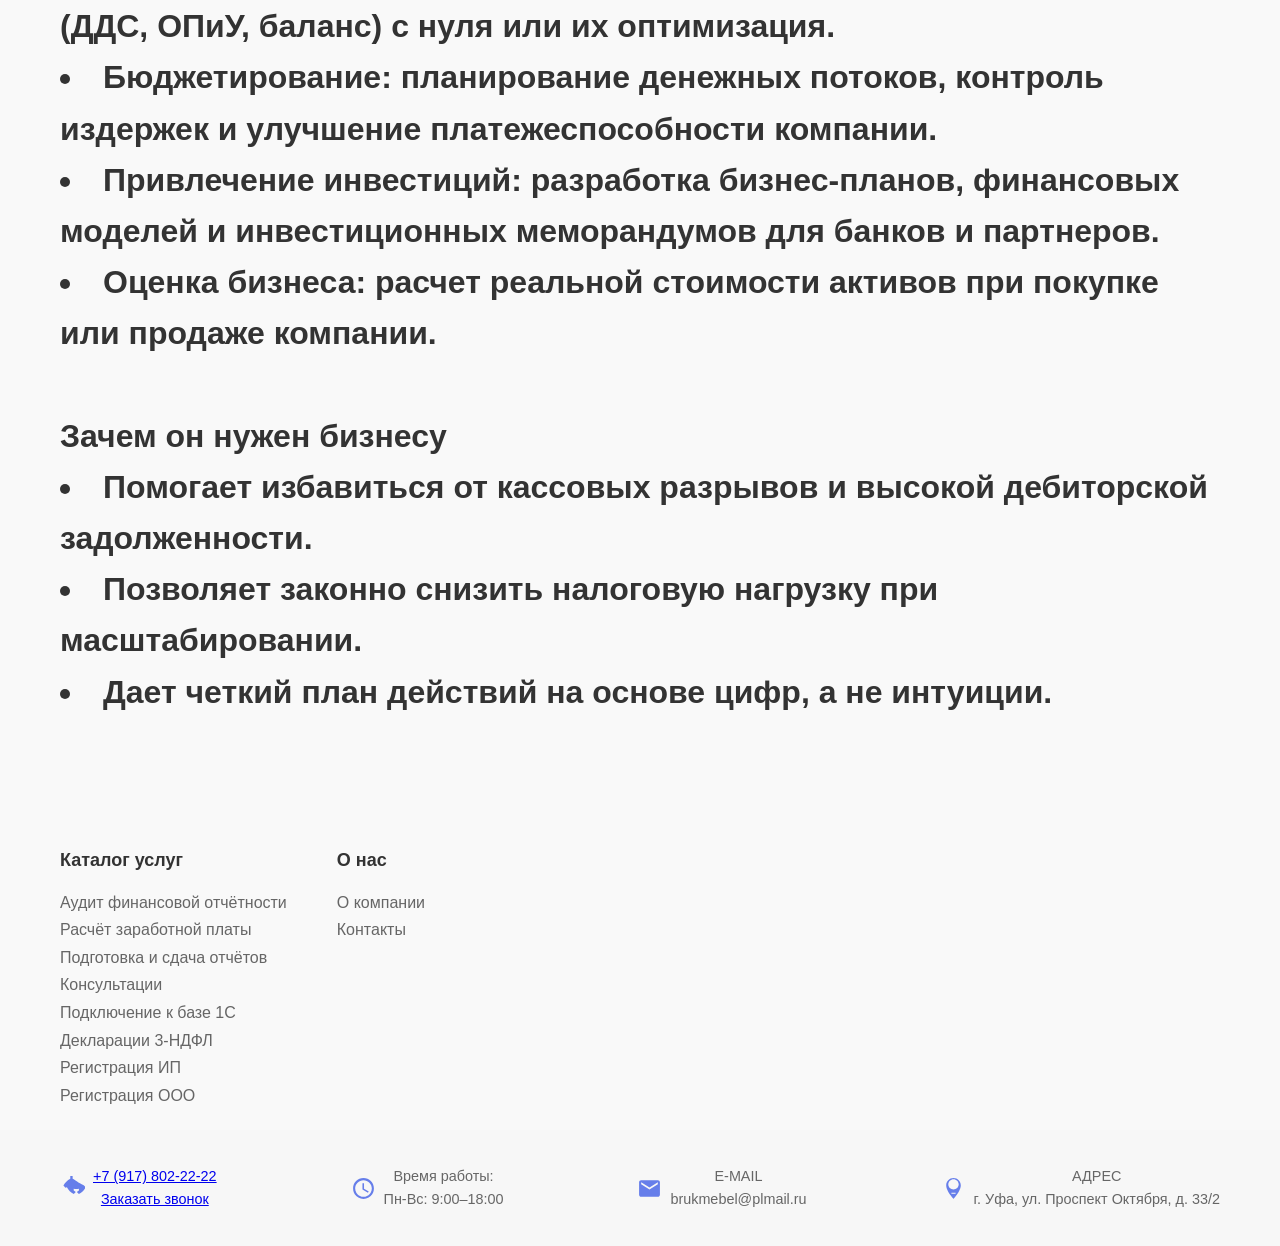
<file: consultation.html>
<!DOCTYPE html>
<html lang="ru">
<head>
    <meta charset="UTF-8">
    <meta name="viewport" content="width=device-width, initial-scale=1.0">
    <title>Аутсорс бухгалтерия</title>
    <link rel="stylesheet" href="style.css">
</head>
<body>
<header class="header">
    <div class="container">
        <div class="header-info">
            <div class="info-item">
                <svg class="icon" viewBox="0 0 24 24" width="25" height="25">
                    <path fill="currentColor"
                          d="M6.62 10.79c1.44 2.83 3.76 5.15 6.59 6.59l1.95-1.95c-.59-.59-1.26-1.07-2-1.43v-1.86c1.63.41 3.37.41 5 0v1.86c-.74.36-1.4.84-2 1.43l1.95 1.95c2.83-1.44 5.15-3.76 6.59-6.59l-1.95-1.95C17.28 6.38 14.96 4.06 12.13 2.62V0H9.87v2.62C7.04 4.06 4.72 6.38 3.28 9.21l1.95 1.95z"/>
                </svg>
                <span><a href="tel:+79178022222">+7 (917) 802-22-22</a><br><a href="URL">Заказать звонок</a></span>
            </div>

            <div class="info-item">
                <svg class="icon" viewBox="0 0 24 24" width="25" height="25">
                    <path fill="currentColor"
                          d="M11.99 2C6.47 2 2 6.48 2 12s4.47 10 9.99 10C17.52 22 22 17.52 22 12S17.52 2 11.99 2zM12 20c-4.42 0-8-3.58-8-8s3.58-8 8-8 8 3.58 8 8-3.58 8-8 8z"/>
                    <path fill="currentColor" d="M12.5 7H11v6l5.25 3.15.75-1.25-4.5-2.75z"/>
                </svg>
                <span>Время работы:<br>Пн-Вс: 9:00–18:00</span>
            </div>

            <div class="info-item">
                <svg class="icon" viewBox="0 0 24 24" width="25" height="25">
                    <path fill="currentColor"
                          d="M20 4H4c-1.1 0-1.99.9-1.99 2L2 18c0 1.1.9 2 2 2h16c1.1 0 2-.9 2-2V6c0-1.1-.9-2-2-2zm0 4l-8 5-8-5V6l8 5 8-5v2z"/>
                </svg>
                <span>E-MAIL<br>brukmebel@plmail.ru</span>
            </div>

            <div class="info-item">
                <svg class="icon" viewBox="0 0 24 24" width="25" height="25">
                    <path fill="currentColor"
                          d="M12 2C8.13 2 5 5.13 5 9c0 5.25 7 13 7 13s7-7.75 7-13c0-3.87-3.13-7-7-7zm2 15h-4v-1h4v1zm-2-4c-2.76 0-5-2.24-5-5s2.24-5 5-5 5 2.24 5 5-2.24 5-5 5z"/>
                </svg>
                <span>АДРЕС<br>г. Уфа, ул. Проспект Октября, д. 33/2</span>
            </div>
        </div>
    </div>
</header>

<div class="search-bar">
    <div class="search-bar-item">
        <div class="logo">
            <a href="index.html"><img src="img/logo.png" alt="Логотип сайта" width="120" height="40">
            </a>
        </div>
    </div>
    <div class="search-bar-item">
        <form class="search-form" action="/search" method="get">
            <input type="search" name="q" placeholder="Поиск" aria-label="Строка поиска">
            <button type="submit" aria-label="Выполнить поиск">
                🔍
            </button>
        </form>
    </div>
    <div class="search-bar-item">
        <a href="/cart" class="cart-link">
            🛒 Корзина (<span id="cart-count">0</span>)
        </a>
    </div>
</div>


<div class="headers-menu">
    <button type="button"><a href="company.html" class="header-menu">О КОМПАНИИ</a></button>
    <button type="button"><a href="contacts.html" class="header-menu">КОНТАКТЫ</a></button>
</div>















<main class="main">
    <section class="features">
        <div class="container">
            <h1>Финансовый консалтинг </h1>
            <img src="img/consultation.jpg" alt="">
            <div>
                <h2>
                <p><b>Финансовый консалтинг </b> профессиональная экспертная помощь бизнесу и частным лицам в управлении
                    финансами, оптимизации расходов и повышении общей прибыльности. В отличие от штатного бухгалтера или
                    аудитора, финансовый консультант привлекается для решения конкретных задач, анализа текущих проблем
                    и разработки долгосрочной стратегии.</p>
                <br>
                <p><b>Что входит в финансовый консалтинг</b></p>
                <li><b>Аудит и анализ: </b>проверка текущего состояния дел, оценка рисков и поиск скрытых финансовых потерь.</li>
                <li><b>Управленческий учет: </b>построение систем учета доходов и расходов (ДДС, ОПиУ, баланс) с нуля
                    или их оптимизация.</li>
                <li><b>Бюджетирование:</b> планирование денежных потоков, контроль издержек и улучшение платежеспособности
                    компании.</li>
                <li><b>Привлечение инвестиций: </b>  разработка бизнес-планов, финансовых моделей и инвестиционных
                    меморандумов для банков и партнеров.</li>
                <li><b>Оценка бизнеса:</b>  расчет реальной стоимости активов при покупке или продаже компании.</li>
                <br>
                <p><b>Зачем он нужен бизнесу</b></p>
                <li>Помогает избавиться от кассовых разрывов и высокой дебиторской задолженности.</li>
                    <li>Позволяет законно снизить налоговую нагрузку при масштабировании.</li>
                    <li>Дает четкий план действий на основе цифр, а не интуиции.</li>
                    </h2>
            </div>
        </div>
    </section>
</main>



















<div class="offer-list">
    <div class="offer-container">
        <div class="catalog-section">
            <h3>Каталог услуг</h3>
            <ul class="menu-offer-list">
                <li><a href="#">Аудит финансовой отчётности</a></li>
                <li><a href="#">Расчёт заработной платы</a></li>
                <li><a href="#">Подготовка и сдача отчётов</a></li>
                <li><a href="#">Консультации</a></li>
                <li><a href="#">Подключение к базе 1С</a></li>
                <li><a href="#">Декларации 3-НДФЛ</a></li>
                <li><a href="#">Регистрация ИП</a></li>
                <li><a href="#">Регистрация ООО</a></li>
            </ul>
        </div>

        <div class="about-section">
            <h3>О нас</h3>
            <ul class="menu-offer-list">
                <li><a href="company.html">О компании</a></li>
                <li><a href="contacts.html">Контакты</a></li>
            </ul>
        </div>
    </div>
</div>















<footer class="footer">
    <div class="container">
        <div class="footer-info">
            <div class="info-footer-item">
                <svg class="icon" viewBox="0 0 24 24" width="25" height="25">
                    <path fill="currentColor"
                          d="M6.62 10.79c1.44 2.83 3.76 5.15 6.59 6.59l1.95-1.95c-.59-.59-1.26-1.07-2-1.43v-1.86c1.63.41 3.37.41 5 0v1.86c-.74.36-1.4.84-2 1.43l1.95 1.95c2.83-1.44 5.15-3.76 6.59-6.59l-1.95-1.95C17.28 6.38 14.96 4.06 12.13 2.62V0H9.87v2.62C7.04 4.06 4.72 6.38 3.28 9.21l1.95 1.95z"/>
                </svg>
                <span><a href="tel:+79178022222">+7 (917) 802-22-22</a><br><a href="URL">Заказать звонок</a></span>
            </div>

            <div class="info-footer-item">
                <svg class="icon" viewBox="0 0 24 24" width="25" height="25">
                    <path fill="currentColor"
                          d="M11.99 2C6.47 2 2 6.48 2 12s4.47 10 9.99 10C17.52 22 22 17.52 22 12S17.52 2 11.99 2zM12 20c-4.42 0-8-3.58-8-8s3.58-8 8-8 8 3.58 8 8-3.58 8-8 8z"/>
                    <path fill="currentColor" d="M12.5 7H11v6l5.25 3.15.75-1.25-4.5-2.75z"/>
                </svg>
                <span>Время работы:<br>Пн-Вс: 9:00–18:00</span>
            </div>

            <div class="info-footer-item">
                <svg class="icon" viewBox="0 0 24 24" width="25" height="25">
                    <path fill="currentColor"
                          d="M20 4H4c-1.1 0-1.99.9-1.99 2L2 18c0 1.1.9 2 2 2h16c1.1 0 2-.9 2-2V6c0-1.1-.9-2-2-2zm0 4l-8 5-8-5V6l8 5 8-5v2z"/>
                </svg>
                <span>E-MAIL<br>brukmebel@plmail.ru</span>
            </div>

            <div class="info-footer-item">
                <svg class="icon" viewBox="0 0 24 24" width="25" height="25">
                    <path fill="currentColor"
                          d="M12 2C8.13 2 5 5.13 5 9c0 5.25 7 13 7 13s7-7.75 7-13c0-3.87-3.13-7-7-7zm2 15h-4v-1h4v1zm-2-4c-2.76 0-5-2.24-5-5s2.24-5 5-5 5 2.24 5 5-2.24 5-5 5z"/>
                </svg>
                <span>АДРЕС<br>г. Уфа, ул. Проспект Октября, д. 33/2</span>
            </div>

        </div>
    </div>
</footer>

<script src="script.js"></script>
</body>
</html>
</file>
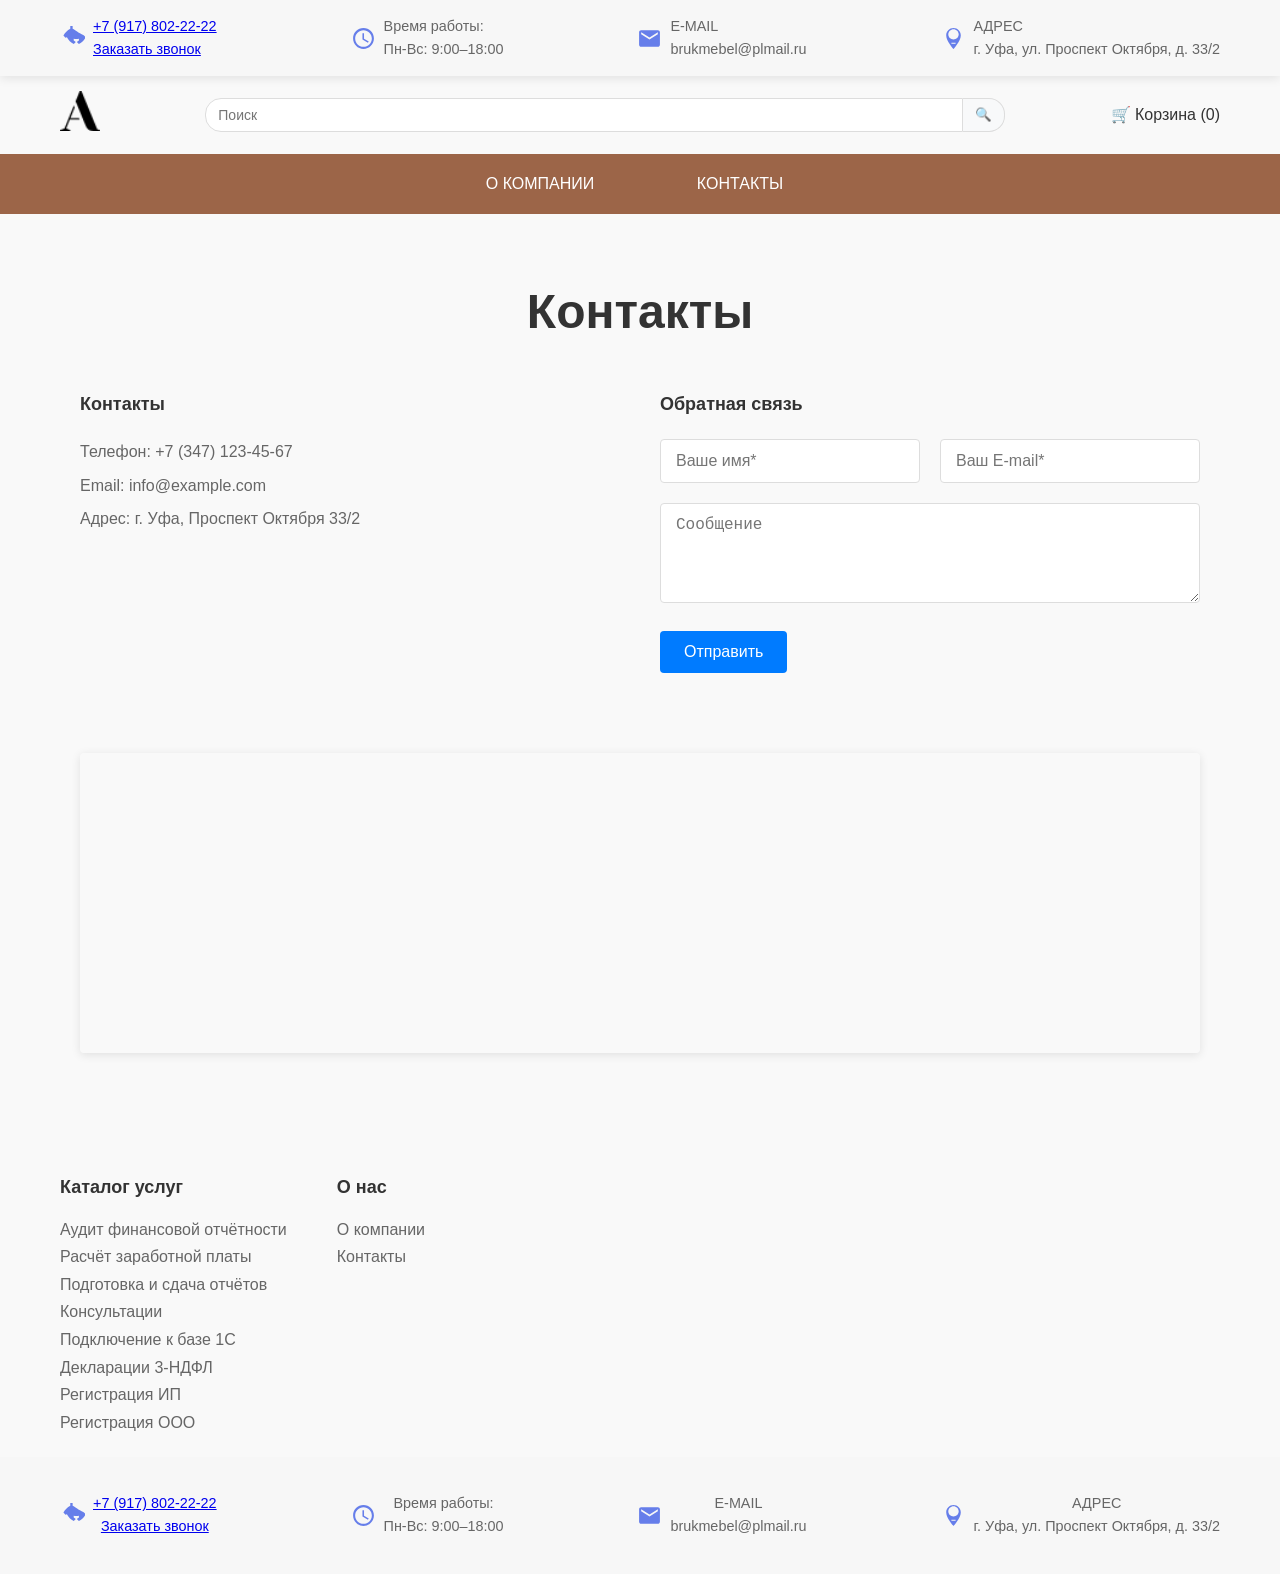
<file: contacts.html>
<!DOCTYPE html>
<html lang="ru">
<head>
    <meta charset="UTF-8">
    <meta name="viewport" content="width=device-width, initial-scale=1.0">
    <title>Контакты</title>
    <link rel="stylesheet" href="style.css">
</head>
<body>
<header class="header">
    <div class="container">
        <div class="header-info">
            <div class="info-item">
                <svg class="icon" viewBox="0 0 24 24" width="25" height="25">
                    <path fill="currentColor"
                          d="M6.62 10.79c1.44 2.83 3.76 5.15 6.59 6.59l1.95-1.95c-.59-.59-1.26-1.07-2-1.43v-1.86c1.63.41 3.37.41 5 0v1.86c-.74.36-1.4.84-2 1.43l1.95 1.95c2.83-1.44 5.15-3.76 6.59-6.59l-1.95-1.95C17.28 6.38 14.96 4.06 12.13 2.62V0H9.87v2.62C7.04 4.06 4.72 6.38 3.28 9.21l1.95 1.95z"/>
                </svg>
                <span><a href="tel:+79178022222">+7 (917) 802-22-22</a><br><a href="URL">Заказать звонок</a></span>
            </div>

            <div class="info-item">
                <svg class="icon" viewBox="0 0 24 24" width="25" height="25">
                    <path fill="currentColor"
                          d="M11.99 2C6.47 2 2 6.48 2 12s4.47 10 9.99 10C17.52 22 22 17.52 22 12S17.52 2 11.99 2zM12 20c-4.42 0-8-3.58-8-8s3.58-8 8-8 8 3.58 8 8-3.58 8-8 8z"/>
                    <path fill="currentColor" d="M12.5 7H11v6l5.25 3.15.75-1.25-4.5-2.75z"/>
                </svg>
                <span>Время работы:<br>Пн-Вс: 9:00–18:00</span>
            </div>

            <div class="info-item">
                <svg class="icon" viewBox="0 0 24 24" width="25" height="25">
                    <path fill="currentColor"
                          d="M20 4H4c-1.1 0-1.99.9-1.99 2L2 18c0 1.1.9 2 2 2h16c1.1 0 2-.9 2-2V6c0-1.1-.9-2-2-2zm0 4l-8 5-8-5V6l8 5 8-5v2z"/>
                </svg>
                <span>E-MAIL<br>brukmebel@plmail.ru</span>
            </div>

            <div class="info-item">
                <svg class="icon" viewBox="0 0 24 24" width="25" height="25">
                    <path fill="currentColor"
                          d="M12 2C8.13 2 5 5.13 5 9c0 5.25 7 13 7 13s7-7.75 7-13c0-3.87-3.13-7-7-7zm2 15h-4v-1h4v1zm-2-4c-2.76 0-5-2.24-5-5s2.24-5 5-5 5 2.24 5 5-2.24 5-5 5z"/>
                </svg>
                <span>АДРЕС<br>г. Уфа, ул. Проспект Октября, д. 33/2</span>
            </div>

<!--            <div class="auth">-->
<!--                <a href="#login" class="auth-link">Войти</a>-->
<!--                <span class="separator">/</span>-->
<!--                <a href="#register" class="auth-link">Регистрация</a>-->
<!--            </div>-->
        </div>
    </div>
</header>

<div class="search-bar">
    <div class="search-bar-item">
        <div class="logo">
            <a href="index.html"><img src="img/logo.png" alt="Логотип сайта" width="120" height="40">
            </a>
        </div>
    </div>
    <div class="search-bar-item">
        <form class="search-form" action="/search" method="get">
            <input type="search" name="q" placeholder="Поиск" aria-label="Строка поиска">
            <button type="submit" aria-label="Выполнить поиск">
                🔍
            </button>
        </form>
    </div>
    <div class="search-bar-item">
        <a href="/cart" class="cart-link">
            🛒 Корзина (<span id="cart-count">0</span>)
        </a>
    </div>
</div>


<div class="headers-menu">
    <button type="button"><a href="company.html" class="header-menu">О КОМПАНИИ</a></button>
    <button type="button"><a href="contacts.html" class="header-menu">КОНТАКТЫ</a></button>
</div>


<main class="main">
    <section class="features">
        <div class="container">
            <h1>Контакты</h1>

            <div class="footer-container">
                <!-- Первая ячейка: контакты -->
                <div class="contact-info">
                    <h3>Контакты</h3>
                    <ul class="contact-list">
                        <li>Телефон: +7 (347) 123-45-67</li>
                        <li>Email: info@example.com</li>
                        <li>Адрес: г. Уфа, Проспект Октября 33/2</li>
                    </ul>
                </div>

                <!-- Вторая ячейка: форма обратной связи -->
                <div class="feedback-form">
                    <h3>Обратная связь</h3>

                    <div class="form-row">
                        <input type="text" placeholder="Ваше имя*" class="form-input name-input">
                        <input type="email" placeholder="Ваш E-mail*" class="form-input email-input">
                    </div>

                    <textarea placeholder="Сообщение" class="message-input"></textarea>

                    <button type="submit" class="submit-btn">Отправить</button>
                </div>
            </div>
            <div class="footer-container2">
                <!-- Третья ячейка: карта -->
                <div class="map-section">
                    <iframe
                            src="https://yandex.ru/map-widget/v1/?um=constructor%3A1234567890abcdef&amp;utm_source=mapframe&amp;utm_medium=mapframe"
                            width="100%"
                            height="300"
                            frameborder="0"
                            allowfullscreen=""
                            title="Карта: г. Уфа, Проспект Октября 33/2">
                    </iframe>
                </div>
            </div>
        </div>
    </section>
</main>


<div class="offer-list">
    <div class="offer-container">
        <div class="catalog-section">
            <h3>Каталог услуг</h3>
            <ul class="menu-offer-list">
                <li><a href="audit.html">Аудит финансовой отчётности</a></li>
                <li><a href="payroll_calculation.html">Расчёт заработной платы</a></li>
                <li><a href="#">Подготовка и сдача отчётов</a></li>
                <li><a href="#">Консультации</a></li>
                <li><a href="#">Подключение к базе 1С</a></li>
                <li><a href="declaration.html">Декларации 3-НДФЛ</a></li>
                <li><a href="#">Регистрация ИП</a></li>
                <li><a href="#">Регистрация ООО</a></li>
            </ul>
        </div>

        <div class="about-section">
            <h3>О нас</h3>
            <ul class="menu-offer-list">
                <li><a href="company.html">О компании</a></li>
                <li><a href="contacts.html">Контакты</a></li>
            </ul>
        </div>
    </div>
</div>


<footer class="footer">
    <div class="container">
        <div class="footer-info">
            <div class="info-footer-item">
                <svg class="icon" viewBox="0 0 24 24" width="25" height="25">
                    <path fill="currentColor"
                          d="M6.62 10.79c1.44 2.83 3.76 5.15 6.59 6.59l1.95-1.95c-.59-.59-1.26-1.07-2-1.43v-1.86c1.63.41 3.37.41 5 0v1.86c-.74.36-1.4.84-2 1.43l1.95 1.95c2.83-1.44 5.15-3.76 6.59-6.59l-1.95-1.95C17.28 6.38 14.96 4.06 12.13 2.62V0H9.87v2.62C7.04 4.06 4.72 6.38 3.28 9.21l1.95 1.95z"/>
                </svg>
                <span><a href="tel:+79178022222">+7 (917) 802-22-22</a><br><a href="URL">Заказать звонок</a></span>
            </div>

            <div class="info-footer-item">
                <svg class="icon" viewBox="0 0 24 24" width="25" height="25">
                    <path fill="currentColor"
                          d="M11.99 2C6.47 2 2 6.48 2 12s4.47 10 9.99 10C17.52 22 22 17.52 22 12S17.52 2 11.99 2zM12 20c-4.42 0-8-3.58-8-8s3.58-8 8-8 8 3.58 8 8-3.58 8-8 8z"/>
                    <path fill="currentColor" d="M12.5 7H11v6l5.25 3.15.75-1.25-4.5-2.75z"/>
                </svg>
                <span>Время работы:<br>Пн-Вс: 9:00–18:00</span>
            </div>

            <div class="info-footer-item">
                <svg class="icon" viewBox="0 0 24 24" width="25" height="25">
                    <path fill="currentColor"
                          d="M20 4H4c-1.1 0-1.99.9-1.99 2L2 18c0 1.1.9 2 2 2h16c1.1 0 2-.9 2-2V6c0-1.1-.9-2-2-2zm0 4l-8 5-8-5V6l8 5 8-5v2z"/>
                </svg>
                <span>E-MAIL<br>brukmebel@plmail.ru</span>
            </div>

            <div class="info-footer-item">
                <svg class="icon" viewBox="0 0 24 24" width="25" height="25">
                    <path fill="currentColor"
                          d="M12 2C8.13 2 5 5.13 5 9c0 5.25 7 13 7 13s7-7.75 7-13c0-3.87-3.13-7-7-7zm2 15h-4v-1h4v1zm-2-4c-2.76 0-5-2.24-5-5s2.24-5 5-5 5 2.24 5 5-2.24 5-5 5z"/>
                </svg>
                <span>АДРЕС<br>г. Уфа, ул. Проспект Октября, д. 33/2</span>
            </div>

        </div>
    </div>
</footer>

<script src="script.js"></script>
</body>
</html>
</file>
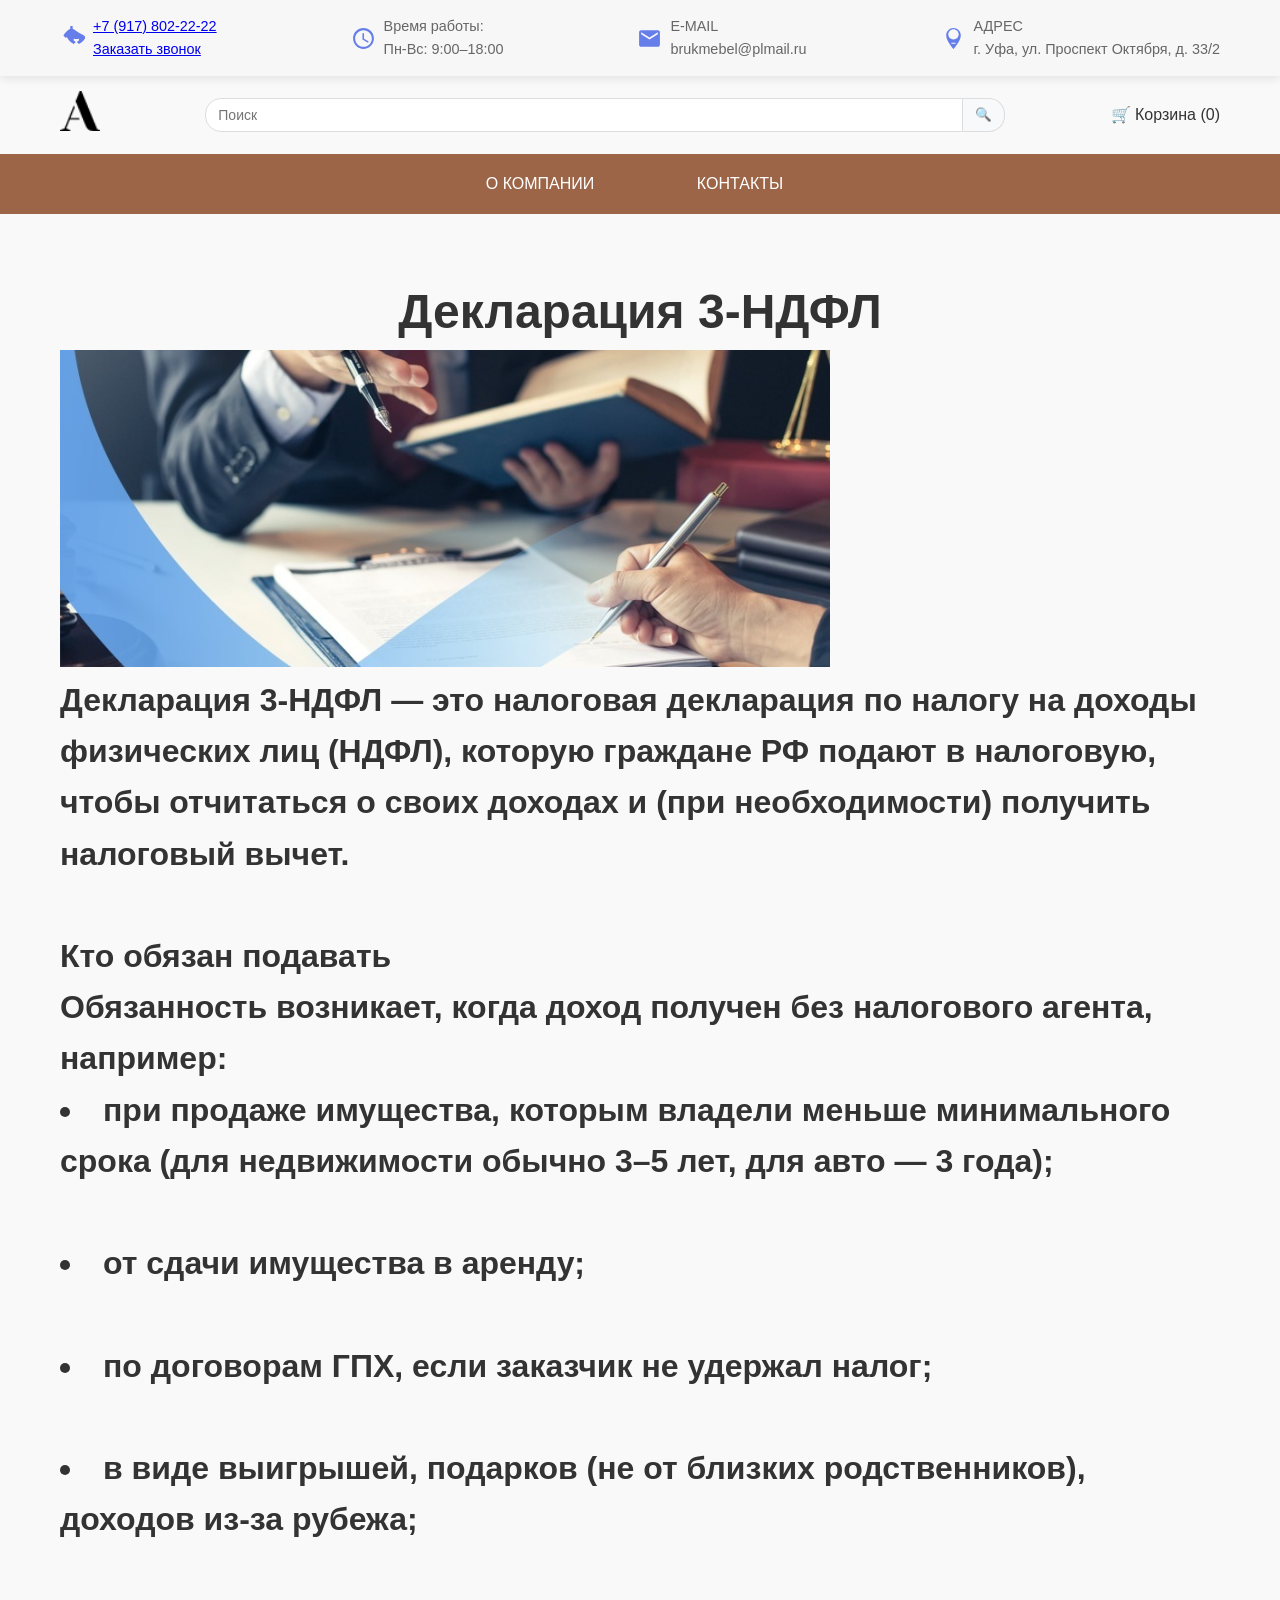
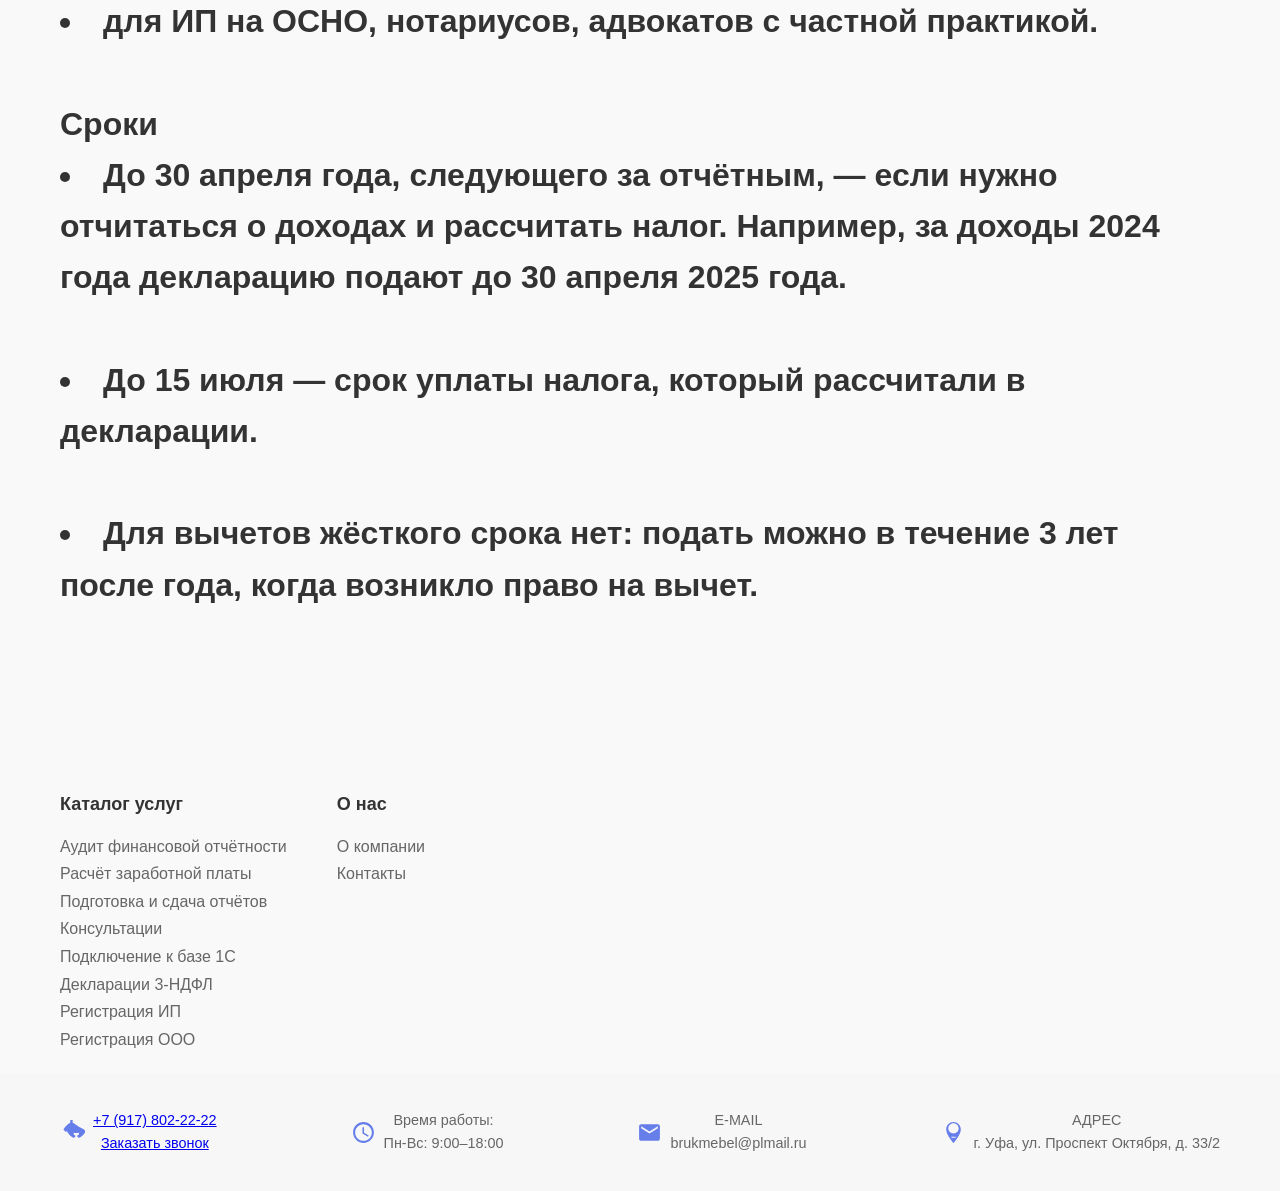
<file: declaration.html>
<!DOCTYPE html>
<html lang="ru">
<head>
    <meta charset="UTF-8">
    <meta name="viewport" content="width=device-width, initial-scale=1.0">
    <title>Аутсорс бухгалтерия</title>
    <link rel="stylesheet" href="style.css">
</head>
<body>
<header class="header">
    <div class="container">
        <div class="header-info">
            <div class="info-item">
                <svg class="icon" viewBox="0 0 24 24" width="25" height="25">
                    <path fill="currentColor"
                          d="M6.62 10.79c1.44 2.83 3.76 5.15 6.59 6.59l1.95-1.95c-.59-.59-1.26-1.07-2-1.43v-1.86c1.63.41 3.37.41 5 0v1.86c-.74.36-1.4.84-2 1.43l1.95 1.95c2.83-1.44 5.15-3.76 6.59-6.59l-1.95-1.95C17.28 6.38 14.96 4.06 12.13 2.62V0H9.87v2.62C7.04 4.06 4.72 6.38 3.28 9.21l1.95 1.95z"/>
                </svg>
                <span><a href="tel:+79178022222">+7 (917) 802-22-22</a><br><a href="URL">Заказать звонок</a></span>
            </div>

            <div class="info-item">
                <svg class="icon" viewBox="0 0 24 24" width="25" height="25">
                    <path fill="currentColor"
                          d="M11.99 2C6.47 2 2 6.48 2 12s4.47 10 9.99 10C17.52 22 22 17.52 22 12S17.52 2 11.99 2zM12 20c-4.42 0-8-3.58-8-8s3.58-8 8-8 8 3.58 8 8-3.58 8-8 8z"/>
                    <path fill="currentColor" d="M12.5 7H11v6l5.25 3.15.75-1.25-4.5-2.75z"/>
                </svg>
                <span>Время работы:<br>Пн-Вс: 9:00–18:00</span>
            </div>

            <div class="info-item">
                <svg class="icon" viewBox="0 0 24 24" width="25" height="25">
                    <path fill="currentColor"
                          d="M20 4H4c-1.1 0-1.99.9-1.99 2L2 18c0 1.1.9 2 2 2h16c1.1 0 2-.9 2-2V6c0-1.1-.9-2-2-2zm0 4l-8 5-8-5V6l8 5 8-5v2z"/>
                </svg>
                <span>E-MAIL<br>brukmebel@plmail.ru</span>
            </div>

            <div class="info-item">
                <svg class="icon" viewBox="0 0 24 24" width="25" height="25">
                    <path fill="currentColor"
                          d="M12 2C8.13 2 5 5.13 5 9c0 5.25 7 13 7 13s7-7.75 7-13c0-3.87-3.13-7-7-7zm2 15h-4v-1h4v1zm-2-4c-2.76 0-5-2.24-5-5s2.24-5 5-5 5 2.24 5 5-2.24 5-5 5z"/>
                </svg>
                <span>АДРЕС<br>г. Уфа, ул. Проспект Октября, д. 33/2</span>
            </div>
        </div>
    </div>
</header>

<div class="search-bar">
    <div class="search-bar-item">
        <div class="logo">
            <a href="index.html"><img src="img/logo.png" alt="Логотип сайта" width="120" height="40">
            </a>
        </div>
    </div>
    <div class="search-bar-item">
        <form class="search-form" action="/search" method="get">
            <input type="search" name="q" placeholder="Поиск" aria-label="Строка поиска">
            <button type="submit" aria-label="Выполнить поиск">
                🔍
            </button>
        </form>
    </div>
    <div class="search-bar-item">
        <a href="/cart" class="cart-link">
            🛒 Корзина (<span id="cart-count">0</span>)
        </a>
    </div>
</div>


<div class="headers-menu">
    <button type="button"><a href="company.html" class="header-menu">О КОМПАНИИ</a></button>
    <button type="button"><a href="contacts.html" class="header-menu">КОНТАКТЫ</a></button>
</div>















<main class="main">
    <section class="features">
        <div class="container">
            <h1>Декларация 3‑НДФЛ</h1>
            <img src="img/3ndjl.jpg" alt="">
            <div>
                <h2>
                <p><b>Декларация 3‑НДФЛ </b> — это налоговая декларация по налогу на доходы физических лиц (НДФЛ),
                    которую граждане РФ подают в налоговую, чтобы отчитаться о своих доходах и (при необходимости)
                    получить налоговый вычет.</p>
                <br>
                <p><b>Кто обязан подавать</b></p>
                    <p>Обязанность возникает, когда доход получен без налогового агента, например:</p>
                <li>при продаже имущества, которым владели меньше минимального срока (для недвижимости обычно 3–5 лет,
                    для авто — 3 года);</li>
                    <br>
                <li>от сдачи имущества в аренду;</li>
                    <br>
                <li>по договорам ГПХ, если заказчик не удержал налог;</li>
                    <br>
                    <li>в виде выигрышей, подарков (не от близких родственников), доходов из‑за рубежа;</li>
                    <br>
                    <li>для ИП на ОСНО, нотариусов, адвокатов с частной практикой.</li>
                    <br>

                    <p><b>Сроки</b></p>
                    <li><b>До 30 апреля года, следующего за отчётным, </b>— если нужно отчитаться о доходах и рассчитать налог.
                        Например, за доходы 2024 года декларацию подают до 30 апреля 2025 года.</li>
                    <br>
                    <li><b>До 15 июля </b>— срок уплаты налога, который рассчитали в декларации.</li>
                    <br>
                    <li><b>Для вычетов </b>жёсткого срока нет: подать можно в течение 3 лет после года, когда возникло
                        право на вычет.</li>
                    <br>
            </div>
        </div>
    </section>
</main>



















<div class="offer-list">
    <div class="offer-container">
        <div class="catalog-section">
            <h3>Каталог услуг</h3>
            <ul class="menu-offer-list">
                <li><a href="audit.html">Аудит финансовой отчётности</a></li>
                <li><a href="payroll_calculation.html">Расчёт заработной платы</a></li>
                <li><a href="#">Подготовка и сдача отчётов</a></li>
                <li><a href="#">Консультации</a></li>
                <li><a href="#">Подключение к базе 1С</a></li>
                <li><a href="declaration.html">Декларации 3-НДФЛ</a></li>
                <li><a href="#">Регистрация ИП</a></li>
                <li><a href="#">Регистрация ООО</a></li>
            </ul>
        </div>

        <div class="about-section">
            <h3>О нас</h3>
            <ul class="menu-offer-list">
                <li><a href="company.html">О компании</a></li>
                <li><a href="contacts.html">Контакты</a></li>
            </ul>
        </div>
    </div>
</div>















<footer class="footer">
    <div class="container">
        <div class="footer-info">
            <div class="info-footer-item">
                <svg class="icon" viewBox="0 0 24 24" width="25" height="25">
                    <path fill="currentColor"
                          d="M6.62 10.79c1.44 2.83 3.76 5.15 6.59 6.59l1.95-1.95c-.59-.59-1.26-1.07-2-1.43v-1.86c1.63.41 3.37.41 5 0v1.86c-.74.36-1.4.84-2 1.43l1.95 1.95c2.83-1.44 5.15-3.76 6.59-6.59l-1.95-1.95C17.28 6.38 14.96 4.06 12.13 2.62V0H9.87v2.62C7.04 4.06 4.72 6.38 3.28 9.21l1.95 1.95z"/>
                </svg>
                <span><a href="tel:+79178022222">+7 (917) 802-22-22</a><br><a href="URL">Заказать звонок</a></span>
            </div>

            <div class="info-footer-item">
                <svg class="icon" viewBox="0 0 24 24" width="25" height="25">
                    <path fill="currentColor"
                          d="M11.99 2C6.47 2 2 6.48 2 12s4.47 10 9.99 10C17.52 22 22 17.52 22 12S17.52 2 11.99 2zM12 20c-4.42 0-8-3.58-8-8s3.58-8 8-8 8 3.58 8 8-3.58 8-8 8z"/>
                    <path fill="currentColor" d="M12.5 7H11v6l5.25 3.15.75-1.25-4.5-2.75z"/>
                </svg>
                <span>Время работы:<br>Пн-Вс: 9:00–18:00</span>
            </div>

            <div class="info-footer-item">
                <svg class="icon" viewBox="0 0 24 24" width="25" height="25">
                    <path fill="currentColor"
                          d="M20 4H4c-1.1 0-1.99.9-1.99 2L2 18c0 1.1.9 2 2 2h16c1.1 0 2-.9 2-2V6c0-1.1-.9-2-2-2zm0 4l-8 5-8-5V6l8 5 8-5v2z"/>
                </svg>
                <span>E-MAIL<br>brukmebel@plmail.ru</span>
            </div>

            <div class="info-footer-item">
                <svg class="icon" viewBox="0 0 24 24" width="25" height="25">
                    <path fill="currentColor"
                          d="M12 2C8.13 2 5 5.13 5 9c0 5.25 7 13 7 13s7-7.75 7-13c0-3.87-3.13-7-7-7zm2 15h-4v-1h4v1zm-2-4c-2.76 0-5-2.24-5-5s2.24-5 5-5 5 2.24 5 5-2.24 5-5 5z"/>
                </svg>
                <span>АДРЕС<br>г. Уфа, ул. Проспект Октября, д. 33/2</span>
            </div>

        </div>
    </div>
</footer>

<script src="script.js"></script>
</body>
</html>
</file>
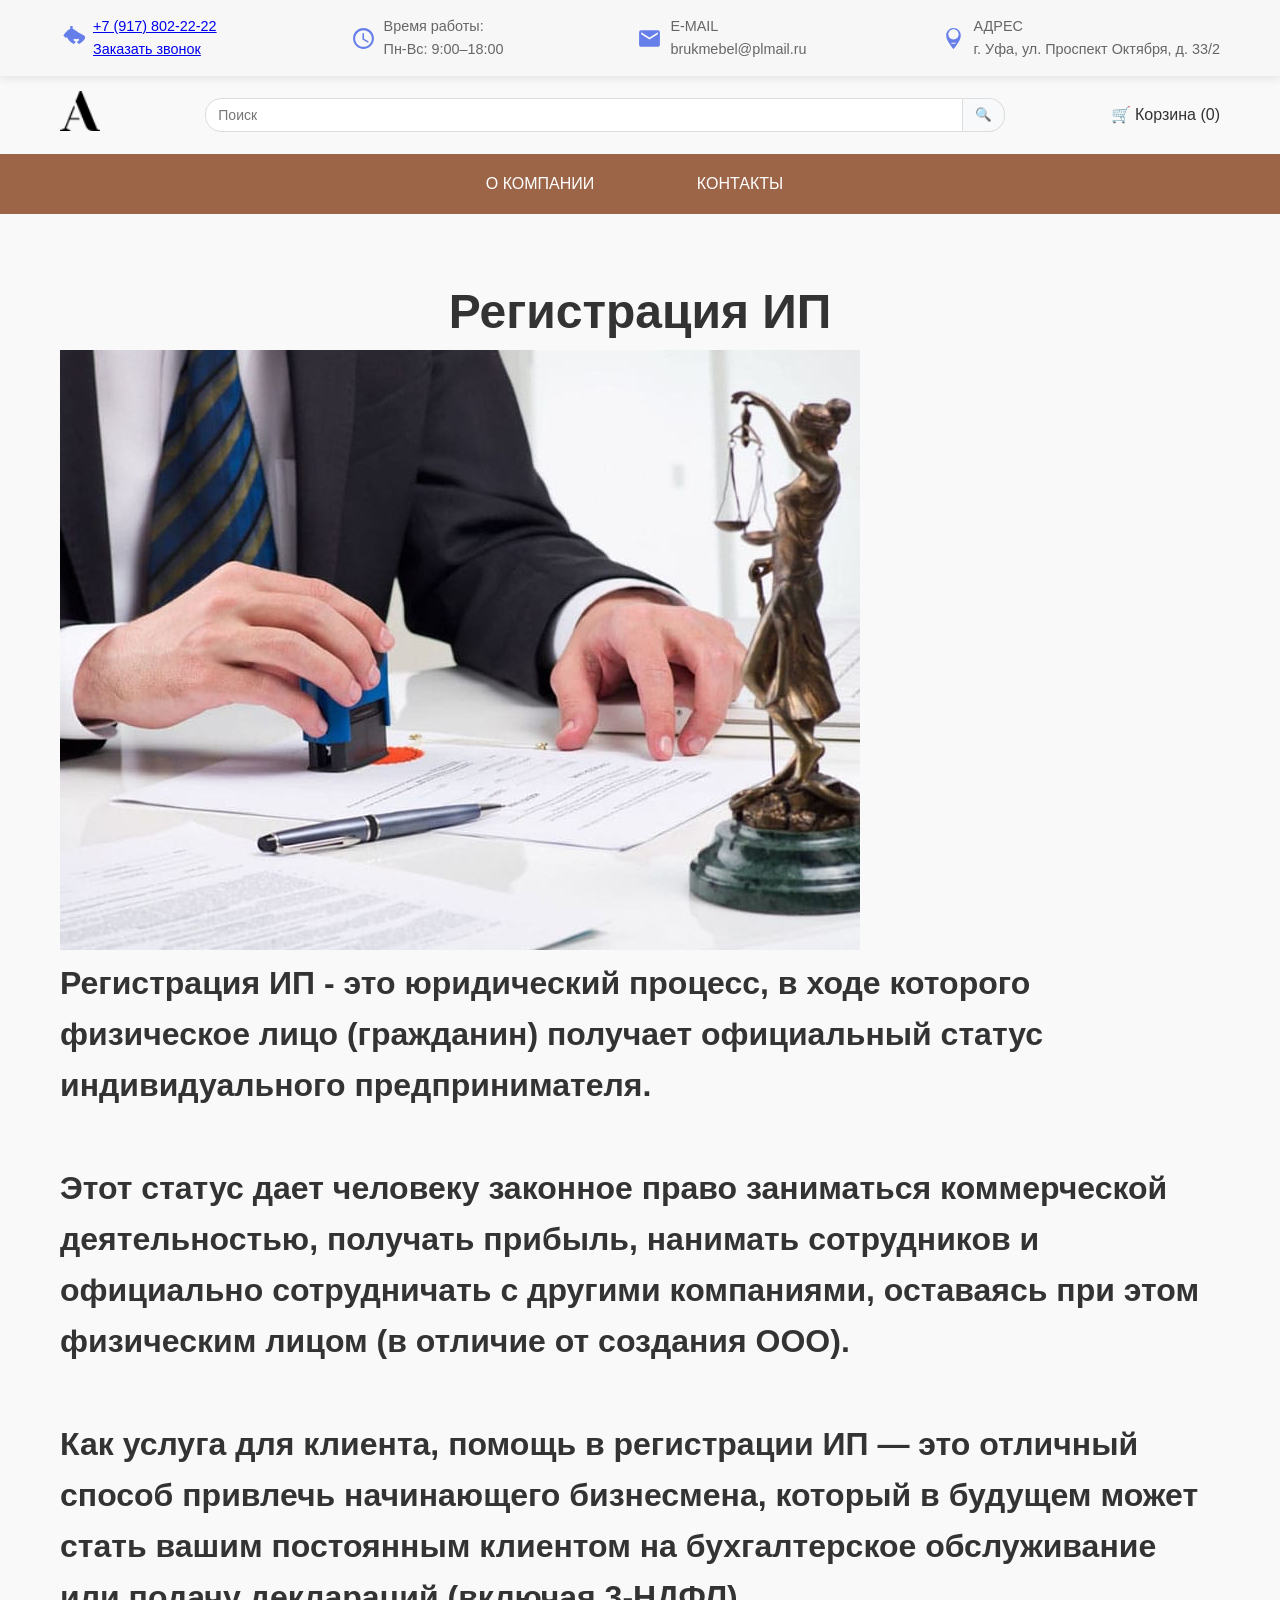
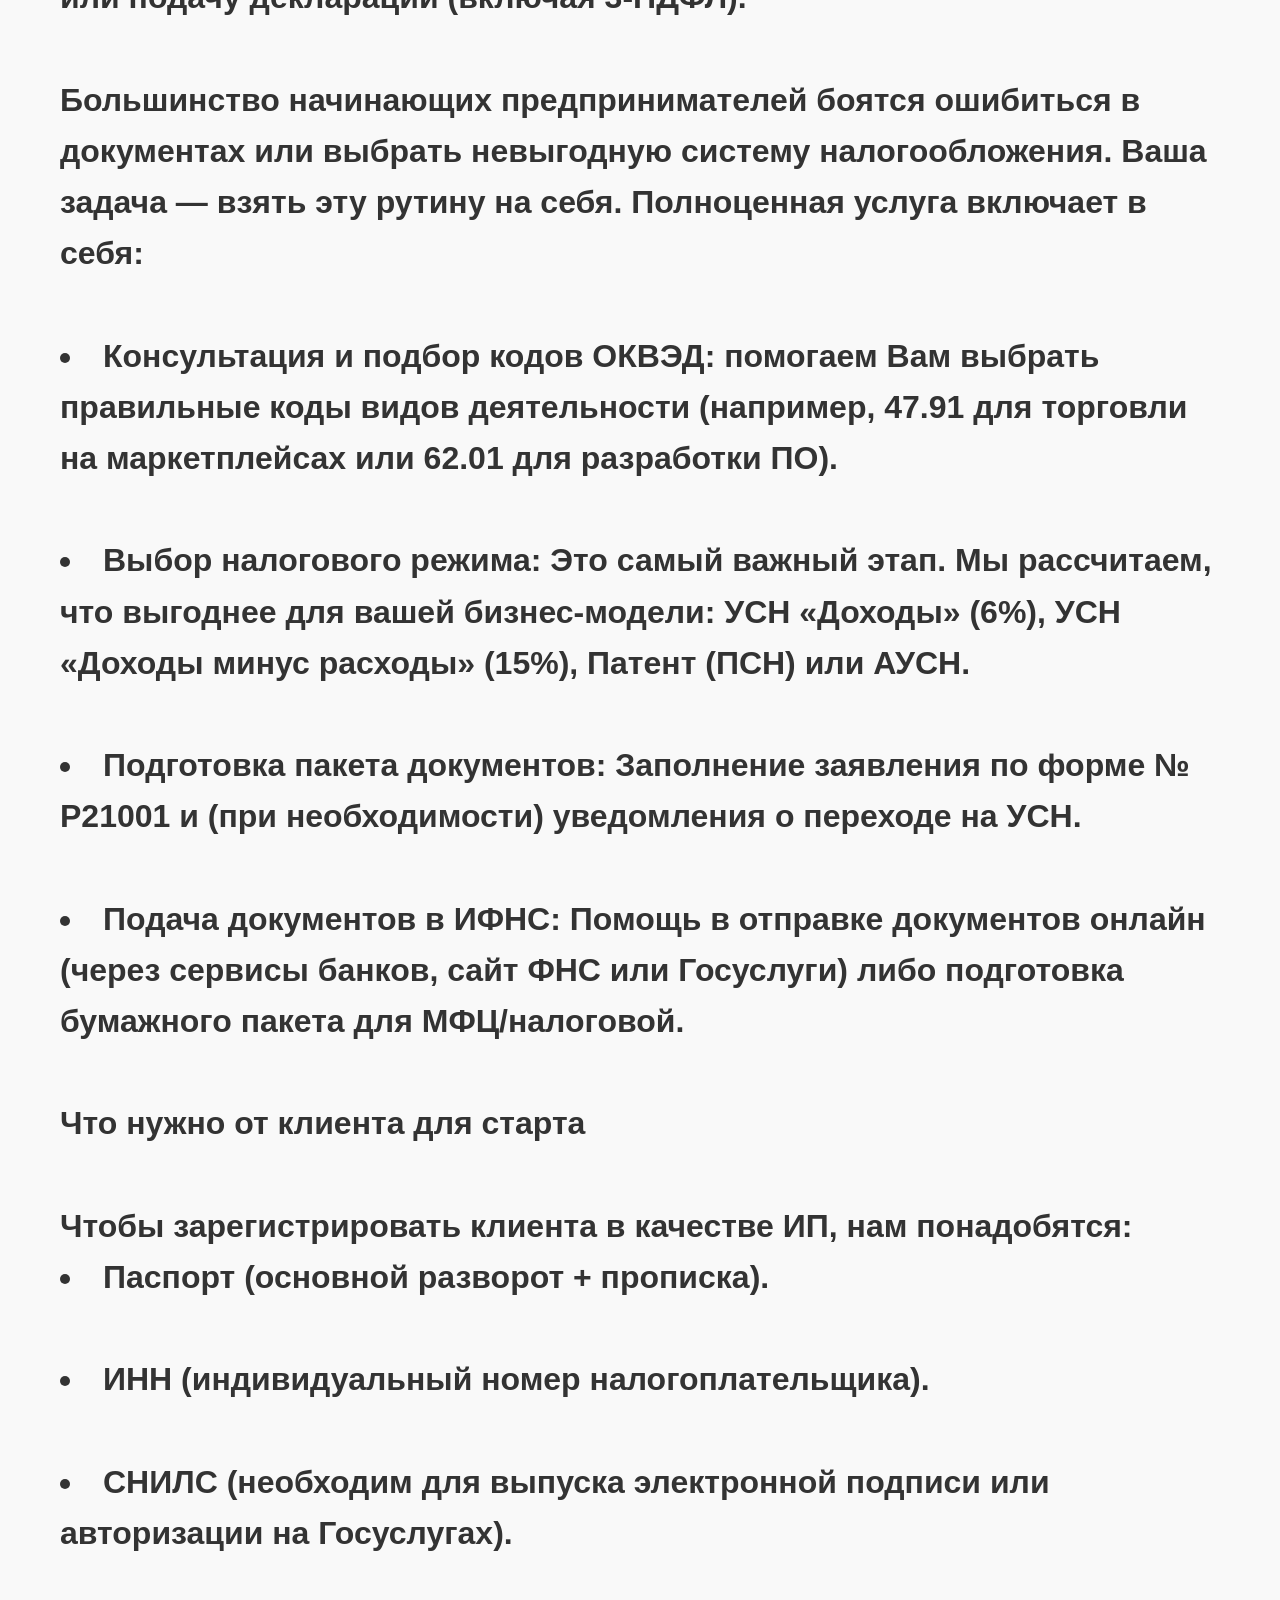
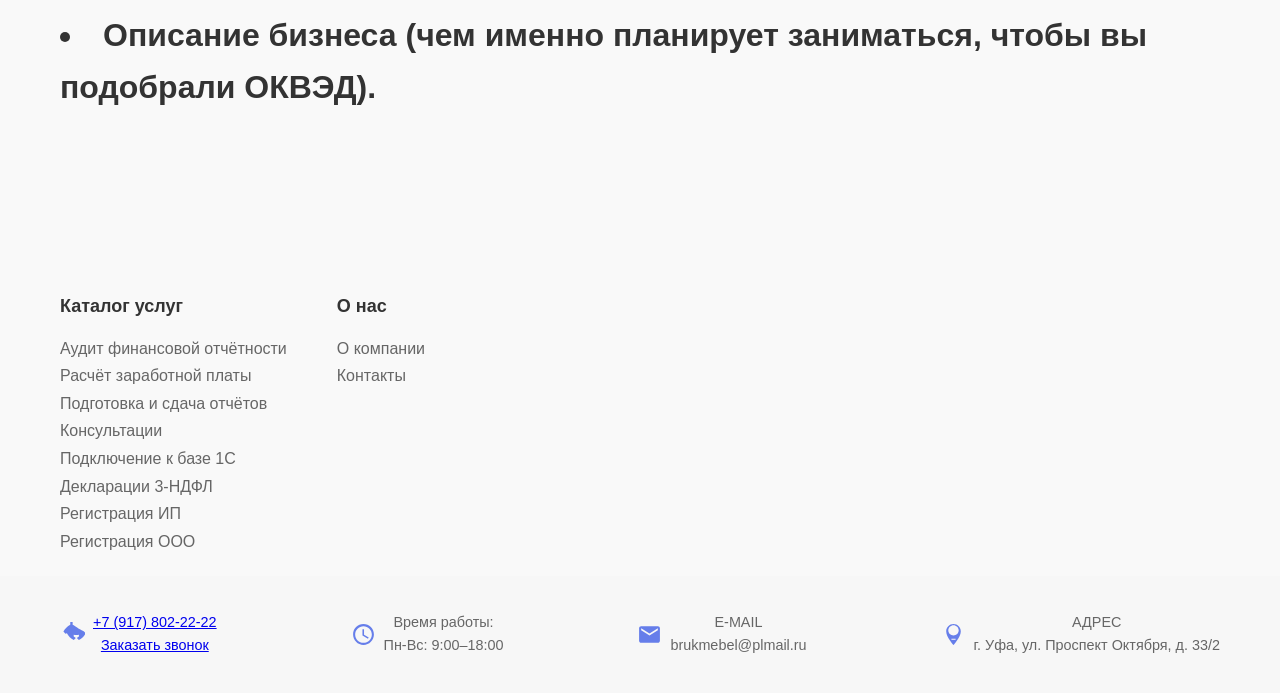
<file: ip.html>
<!DOCTYPE html>
<html lang="ru">
<head>
    <meta charset="UTF-8">
    <meta name="viewport" content="width=device-width, initial-scale=1.0">
    <title>Аутсорс бухгалтерия</title>
    <link rel="stylesheet" href="style.css">
</head>
<body>
<header class="header">
    <div class="container">
        <div class="header-info">
            <div class="info-item">
                <svg class="icon" viewBox="0 0 24 24" width="25" height="25">
                    <path fill="currentColor"
                          d="M6.62 10.79c1.44 2.83 3.76 5.15 6.59 6.59l1.95-1.95c-.59-.59-1.26-1.07-2-1.43v-1.86c1.63.41 3.37.41 5 0v1.86c-.74.36-1.4.84-2 1.43l1.95 1.95c2.83-1.44 5.15-3.76 6.59-6.59l-1.95-1.95C17.28 6.38 14.96 4.06 12.13 2.62V0H9.87v2.62C7.04 4.06 4.72 6.38 3.28 9.21l1.95 1.95z"/>
                </svg>
                <span><a href="tel:+79178022222">+7 (917) 802-22-22</a><br><a href="URL">Заказать звонок</a></span>
            </div>

            <div class="info-item">
                <svg class="icon" viewBox="0 0 24 24" width="25" height="25">
                    <path fill="currentColor"
                          d="M11.99 2C6.47 2 2 6.48 2 12s4.47 10 9.99 10C17.52 22 22 17.52 22 12S17.52 2 11.99 2zM12 20c-4.42 0-8-3.58-8-8s3.58-8 8-8 8 3.58 8 8-3.58 8-8 8z"/>
                    <path fill="currentColor" d="M12.5 7H11v6l5.25 3.15.75-1.25-4.5-2.75z"/>
                </svg>
                <span>Время работы:<br>Пн-Вс: 9:00–18:00</span>
            </div>

            <div class="info-item">
                <svg class="icon" viewBox="0 0 24 24" width="25" height="25">
                    <path fill="currentColor"
                          d="M20 4H4c-1.1 0-1.99.9-1.99 2L2 18c0 1.1.9 2 2 2h16c1.1 0 2-.9 2-2V6c0-1.1-.9-2-2-2zm0 4l-8 5-8-5V6l8 5 8-5v2z"/>
                </svg>
                <span>E-MAIL<br>brukmebel@plmail.ru</span>
            </div>

            <div class="info-item">
                <svg class="icon" viewBox="0 0 24 24" width="25" height="25">
                    <path fill="currentColor"
                          d="M12 2C8.13 2 5 5.13 5 9c0 5.25 7 13 7 13s7-7.75 7-13c0-3.87-3.13-7-7-7zm2 15h-4v-1h4v1zm-2-4c-2.76 0-5-2.24-5-5s2.24-5 5-5 5 2.24 5 5-2.24 5-5 5z"/>
                </svg>
                <span>АДРЕС<br>г. Уфа, ул. Проспект Октября, д. 33/2</span>
            </div>
        </div>
    </div>
</header>

<div class="search-bar">
    <div class="search-bar-item">
        <div class="logo">
            <a href="index.html"><img src="img/logo.png" alt="Логотип сайта" width="120" height="40">
            </a>
        </div>
    </div>
    <div class="search-bar-item">
        <form class="search-form" action="/search" method="get">
            <input type="search" name="q" placeholder="Поиск" aria-label="Строка поиска">
            <button type="submit" aria-label="Выполнить поиск">
                🔍
            </button>
        </form>
    </div>
    <div class="search-bar-item">
        <a href="/cart" class="cart-link">
            🛒 Корзина (<span id="cart-count">0</span>)
        </a>
    </div>
</div>


<div class="headers-menu">
    <button type="button"><a href="company.html" class="header-menu">О КОМПАНИИ</a></button>
    <button type="button"><a href="contacts.html" class="header-menu">КОНТАКТЫ</a></button>
</div>















<main class="main">
    <section class="features">
        <div class="container">
            <h1>Регистрация ИП</h1>
            <img src="img/ip1.jpg" alt="">
            <div>
                <h2>
                <p><b>Регистрация ИП</b> - это юридический процесс, в ходе которого физическое лицо (гражданин) получает
                    официальный статус индивидуального предпринимателя.</p>
                <br>
                    <p>Этот статус дает человеку законное право заниматься коммерческой деятельностью, получать прибыль,
                        нанимать сотрудников и официально сотрудничать с другими компаниями, оставаясь при этом
                        физическим лицом (в отличие от создания ООО).</p><br>
                    <p>Как услуга для клиента, помощь в регистрации ИП — это отличный способ привлечь начинающего
                        бизнесмена, который в будущем может стать вашим постоянным клиентом на бухгалтерское
                        обслуживание или подачу деклараций (включая 3-НДФЛ).</p><br>
                    <p>Большинство начинающих предпринимателей боятся ошибиться в документах или выбрать невыгодную
                        систему налогообложения. Ваша задача — взять эту рутину на себя. Полноценная услуга включает
                        в себя:</p><br>
                <li><b>Консультация и подбор кодов ОКВЭД: </b>помогаем Вам выбрать правильные коды видов
                    деятельности (например, 47.91 для торговли на маркетплейсах или 62.01 для разработки ПО).</li>
                    <br>
                <li><b>Выбор налогового режима: </b>Это самый важный этап. Мы рассчитаем, что выгоднее для вашей
                    бизнес-модели: УСН «Доходы» (6%), УСН «Доходы минус расходы» (15%), Патент (ПСН) или АУСН.</li>
                    <br>
                <li><b>Подготовка пакета документов: </b> Заполнение заявления по форме № Р21001 и (при необходимости)
                    уведомления о переходе на УСН.</li>
                    <br>
                <li><b>Подача документов в ИФНС: </b> Помощь в отправке документов онлайн (через сервисы банков, сайт
                    ФНС или Госуслуги) либо подготовка бумажного пакета для МФЦ/налоговой.</li><br>

                <p><b>Что нужно от клиента для старта</b></p><br>
                    <p>Чтобы зарегистрировать клиента в качестве ИП, нам понадобятся:</p>
                <li><b>Паспорт </b> (основной разворот + прописка).</li><br>
                    <li><b>ИНН </b> (индивидуальный номер налогоплательщика).</li><br>
                    <li><b>СНИЛС  </b> (необходим для выпуска электронной подписи или авторизации на Госуслугах).</li><br>
                    <li><b>Описание бизнеса  </b> (чем именно планирует заниматься, чтобы вы подобрали ОКВЭД).</li><br>
                    </h2>
            </div>
        </div>
    </section>
</main>



















<div class="offer-list">
    <div class="offer-container">
        <div class="catalog-section">
            <h3>Каталог услуг</h3>
            <ul class="menu-offer-list">
                <li><a href="#">Аудит финансовой отчётности</a></li>
                <li><a href="#">Расчёт заработной платы</a></li>
                <li><a href="#">Подготовка и сдача отчётов</a></li>
                <li><a href="#">Консультации</a></li>
                <li><a href="#">Подключение к базе 1С</a></li>
                <li><a href="#">Декларации 3-НДФЛ</a></li>
                <li><a href="#">Регистрация ИП</a></li>
                <li><a href="#">Регистрация ООО</a></li>
            </ul>
        </div>

        <div class="about-section">
            <h3>О нас</h3>
            <ul class="menu-offer-list">
                <li><a href="company.html">О компании</a></li>
                <li><a href="contacts.html">Контакты</a></li>
            </ul>
        </div>
    </div>
</div>















<footer class="footer">
    <div class="container">
        <div class="footer-info">
            <div class="info-footer-item">
                <svg class="icon" viewBox="0 0 24 24" width="25" height="25">
                    <path fill="currentColor"
                          d="M6.62 10.79c1.44 2.83 3.76 5.15 6.59 6.59l1.95-1.95c-.59-.59-1.26-1.07-2-1.43v-1.86c1.63.41 3.37.41 5 0v1.86c-.74.36-1.4.84-2 1.43l1.95 1.95c2.83-1.44 5.15-3.76 6.59-6.59l-1.95-1.95C17.28 6.38 14.96 4.06 12.13 2.62V0H9.87v2.62C7.04 4.06 4.72 6.38 3.28 9.21l1.95 1.95z"/>
                </svg>
                <span><a href="tel:+79178022222">+7 (917) 802-22-22</a><br><a href="URL">Заказать звонок</a></span>
            </div>

            <div class="info-footer-item">
                <svg class="icon" viewBox="0 0 24 24" width="25" height="25">
                    <path fill="currentColor"
                          d="M11.99 2C6.47 2 2 6.48 2 12s4.47 10 9.99 10C17.52 22 22 17.52 22 12S17.52 2 11.99 2zM12 20c-4.42 0-8-3.58-8-8s3.58-8 8-8 8 3.58 8 8-3.58 8-8 8z"/>
                    <path fill="currentColor" d="M12.5 7H11v6l5.25 3.15.75-1.25-4.5-2.75z"/>
                </svg>
                <span>Время работы:<br>Пн-Вс: 9:00–18:00</span>
            </div>

            <div class="info-footer-item">
                <svg class="icon" viewBox="0 0 24 24" width="25" height="25">
                    <path fill="currentColor"
                          d="M20 4H4c-1.1 0-1.99.9-1.99 2L2 18c0 1.1.9 2 2 2h16c1.1 0 2-.9 2-2V6c0-1.1-.9-2-2-2zm0 4l-8 5-8-5V6l8 5 8-5v2z"/>
                </svg>
                <span>E-MAIL<br>brukmebel@plmail.ru</span>
            </div>

            <div class="info-footer-item">
                <svg class="icon" viewBox="0 0 24 24" width="25" height="25">
                    <path fill="currentColor"
                          d="M12 2C8.13 2 5 5.13 5 9c0 5.25 7 13 7 13s7-7.75 7-13c0-3.87-3.13-7-7-7zm2 15h-4v-1h4v1zm-2-4c-2.76 0-5-2.24-5-5s2.24-5 5-5 5 2.24 5 5-2.24 5-5 5z"/>
                </svg>
                <span>АДРЕС<br>г. Уфа, ул. Проспект Октября, д. 33/2</span>
            </div>

        </div>
    </div>
</footer>

<script src="script.js"></script>
</body>
</html>
</file>
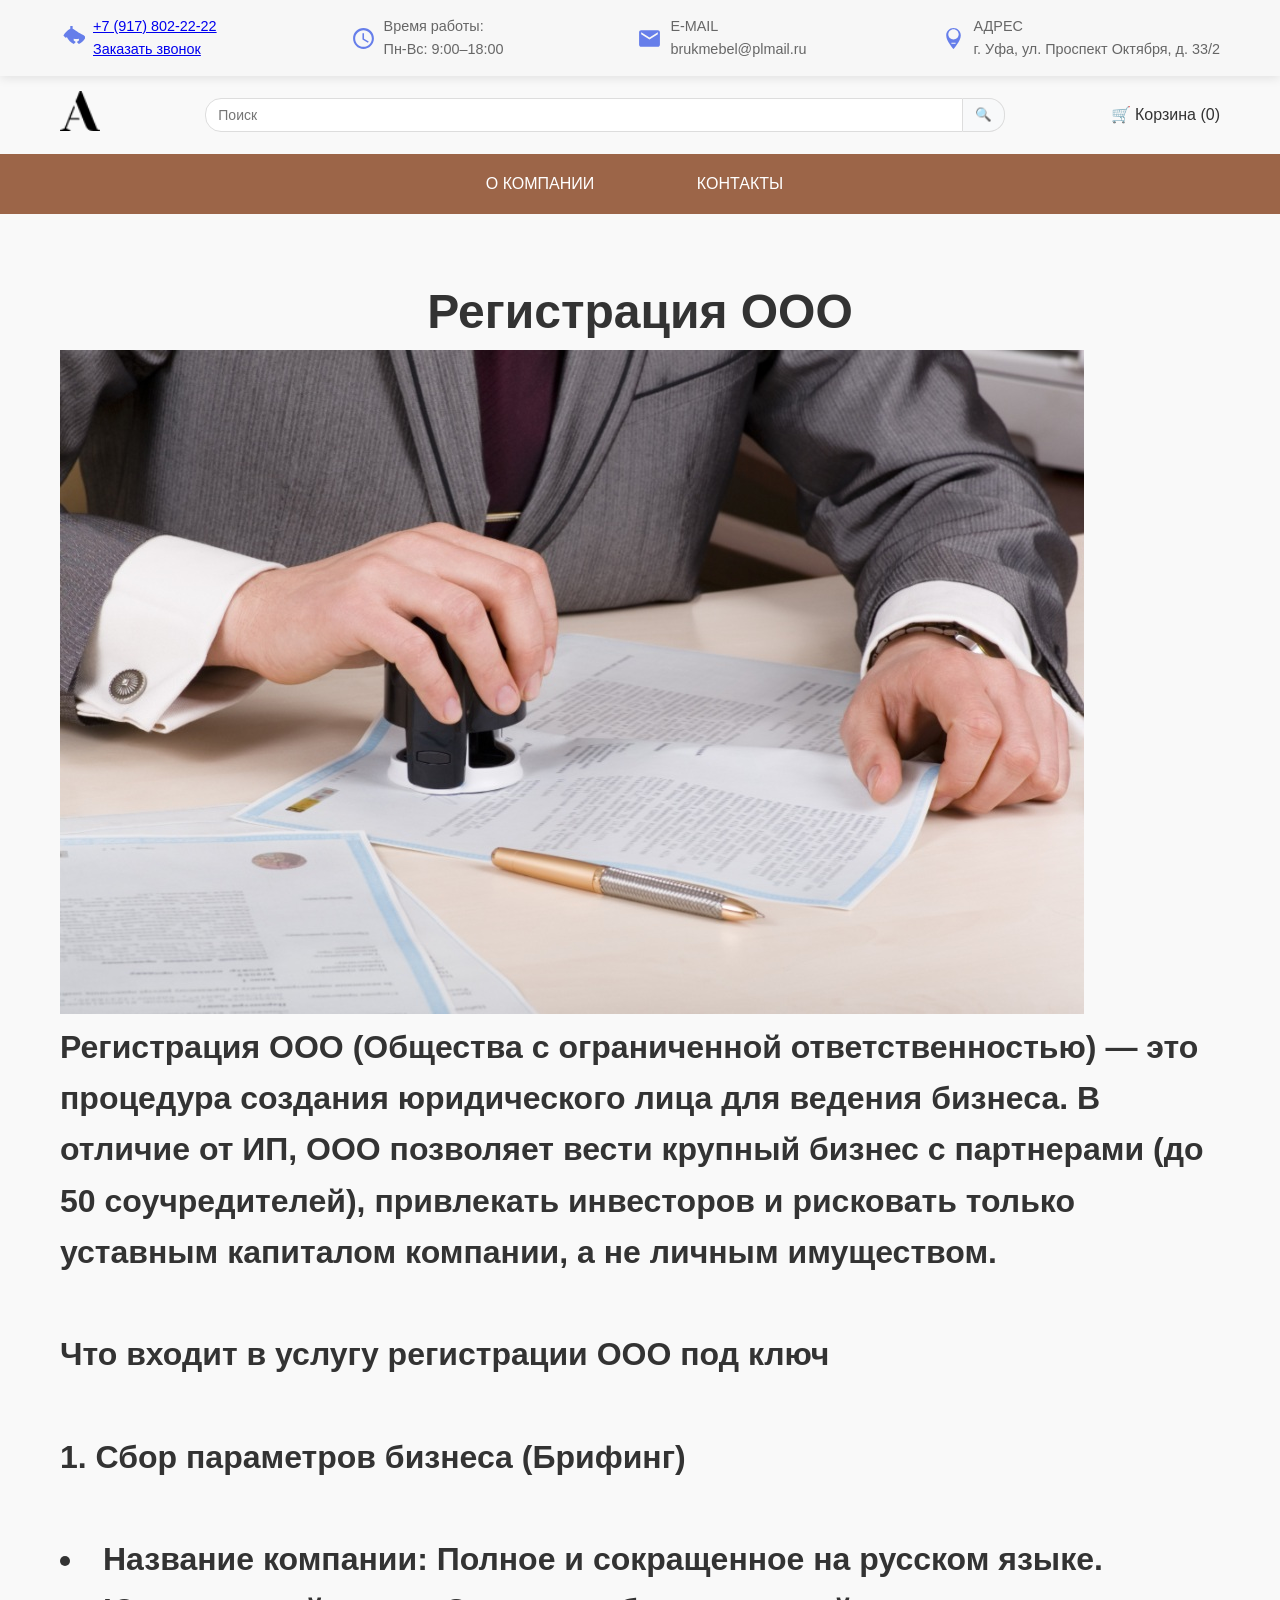
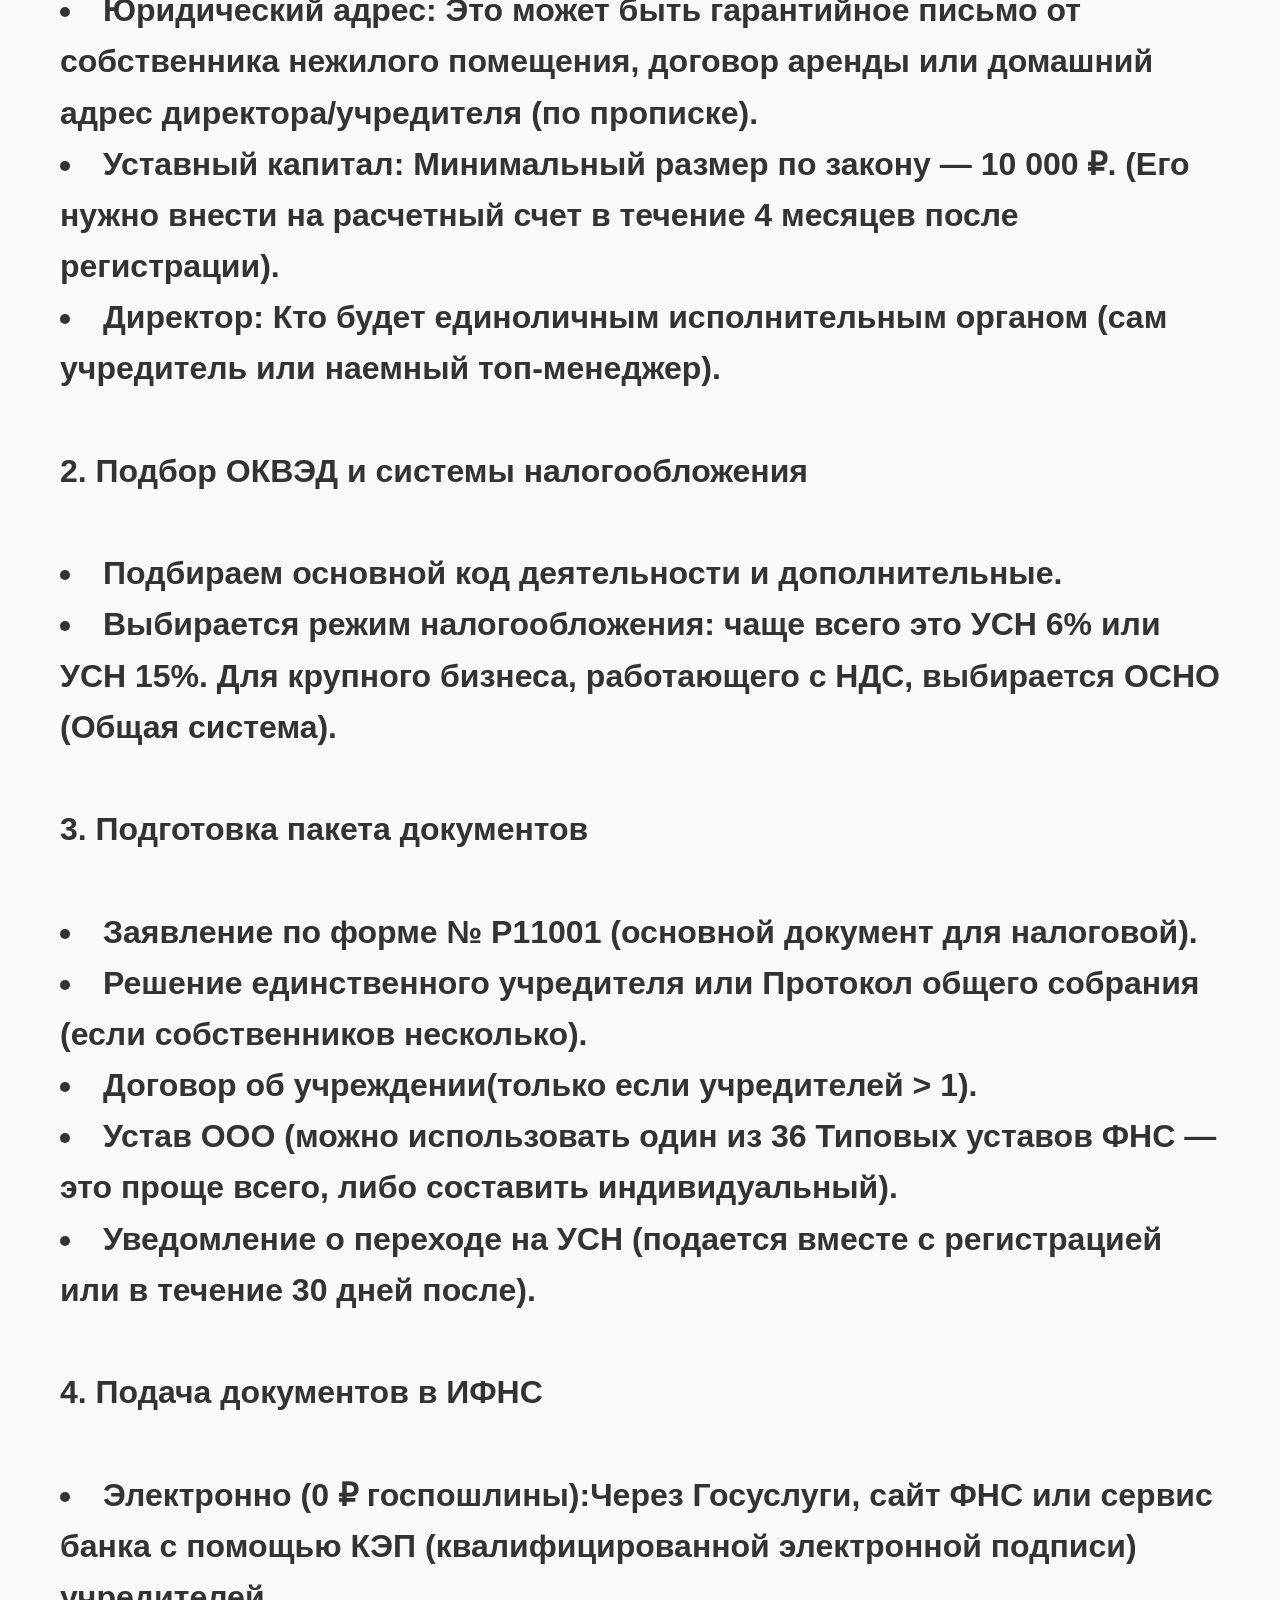
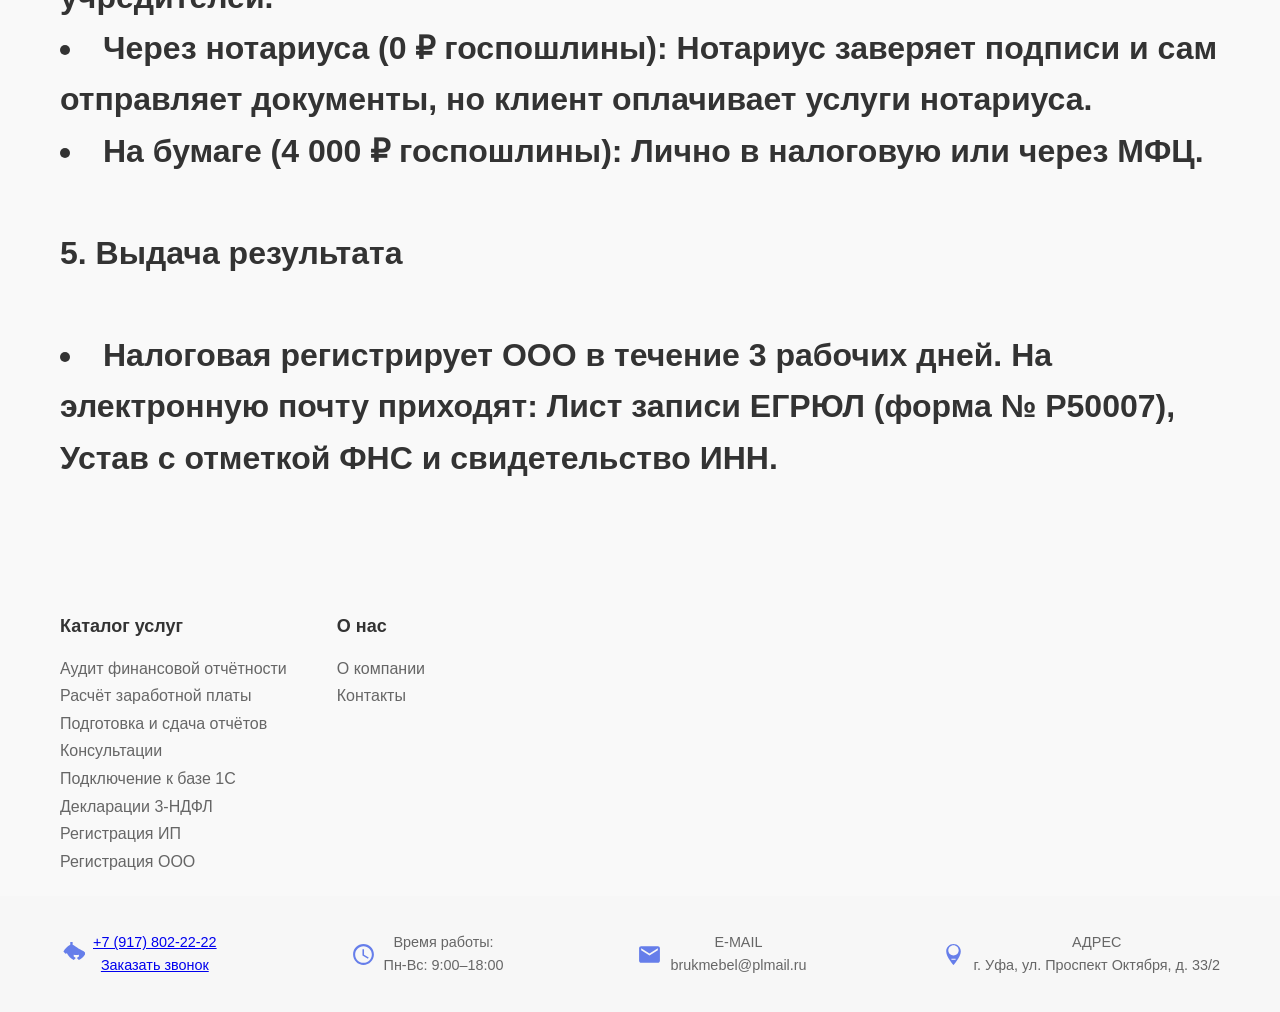
<file: ooo.html>
<!DOCTYPE html>
<html lang="ru">
<head>
    <meta charset="UTF-8">
    <meta name="viewport" content="width=device-width, initial-scale=1.0">
    <title>Аутсорс бухгалтерия</title>
    <link rel="stylesheet" href="style.css">
</head>
<body>
<header class="header">
    <div class="container">
        <div class="header-info">
            <div class="info-item">
                <svg class="icon" viewBox="0 0 24 24" width="25" height="25">
                    <path fill="currentColor"
                          d="M6.62 10.79c1.44 2.83 3.76 5.15 6.59 6.59l1.95-1.95c-.59-.59-1.26-1.07-2-1.43v-1.86c1.63.41 3.37.41 5 0v1.86c-.74.36-1.4.84-2 1.43l1.95 1.95c2.83-1.44 5.15-3.76 6.59-6.59l-1.95-1.95C17.28 6.38 14.96 4.06 12.13 2.62V0H9.87v2.62C7.04 4.06 4.72 6.38 3.28 9.21l1.95 1.95z"/>
                </svg>
                <span><a href="tel:+79178022222">+7 (917) 802-22-22</a><br><a href="URL">Заказать звонок</a></span>
            </div>

            <div class="info-item">
                <svg class="icon" viewBox="0 0 24 24" width="25" height="25">
                    <path fill="currentColor"
                          d="M11.99 2C6.47 2 2 6.48 2 12s4.47 10 9.99 10C17.52 22 22 17.52 22 12S17.52 2 11.99 2zM12 20c-4.42 0-8-3.58-8-8s3.58-8 8-8 8 3.58 8 8-3.58 8-8 8z"/>
                    <path fill="currentColor" d="M12.5 7H11v6l5.25 3.15.75-1.25-4.5-2.75z"/>
                </svg>
                <span>Время работы:<br>Пн-Вс: 9:00–18:00</span>
            </div>

            <div class="info-item">
                <svg class="icon" viewBox="0 0 24 24" width="25" height="25">
                    <path fill="currentColor"
                          d="M20 4H4c-1.1 0-1.99.9-1.99 2L2 18c0 1.1.9 2 2 2h16c1.1 0 2-.9 2-2V6c0-1.1-.9-2-2-2zm0 4l-8 5-8-5V6l8 5 8-5v2z"/>
                </svg>
                <span>E-MAIL<br>brukmebel@plmail.ru</span>
            </div>

            <div class="info-item">
                <svg class="icon" viewBox="0 0 24 24" width="25" height="25">
                    <path fill="currentColor"
                          d="M12 2C8.13 2 5 5.13 5 9c0 5.25 7 13 7 13s7-7.75 7-13c0-3.87-3.13-7-7-7zm2 15h-4v-1h4v1zm-2-4c-2.76 0-5-2.24-5-5s2.24-5 5-5 5 2.24 5 5-2.24 5-5 5z"/>
                </svg>
                <span>АДРЕС<br>г. Уфа, ул. Проспект Октября, д. 33/2</span>
            </div>
        </div>
    </div>
</header>

<div class="search-bar">
    <div class="search-bar-item">
        <div class="logo">
            <a href="index.html"><img src="img/logo.png" alt="Логотип сайта" width="120" height="40">
            </a>
        </div>
    </div>
    <div class="search-bar-item">
        <form class="search-form" action="/search" method="get">
            <input type="search" name="q" placeholder="Поиск" aria-label="Строка поиска">
            <button type="submit" aria-label="Выполнить поиск">
                🔍
            </button>
        </form>
    </div>
    <div class="search-bar-item">
        <a href="/cart" class="cart-link">
            🛒 Корзина (<span id="cart-count">0</span>)
        </a>
    </div>
</div>


<div class="headers-menu">
    <button type="button"><a href="company.html" class="header-menu">О КОМПАНИИ</a></button>
    <button type="button"><a href="contacts.html" class="header-menu">КОНТАКТЫ</a></button>
</div>















<main class="main">
    <section class="features">
        <div class="container">
            <h1>Регистрация ООО</h1>
            <img src="img/ooo1.jpg" alt="">
            <div>
                <h2>
                <p><b>Регистрация ООО (Общества с ограниченной ответственностью) </b> — это процедура создания
                    юридического лица для ведения бизнеса. В отличие от ИП, ООО позволяет вести крупный бизнес с
                    партнерами (до 50 соучредителей), привлекать инвесторов и рисковать только уставным капиталом
                    компании, а не личным имуществом.</p>
                <br>
                <p><b>Что входит в услугу регистрации ООО под ключ</b></p><br>
                    <p><b>1. Сбор параметров бизнеса (Брифинг)</b></p><br>
                <li><b>Название компании: </b>Полное и сокращенное на русском языке.</li>
                <li><b>Юридический адрес:  </b>Это может быть гарантийное письмо от собственника нежилого помещения,
                    договор аренды или домашний адрес директора/учредителя (по прописке).</li>
                <li><b>Уставный капитал: </b> Минимальный размер по закону — 10 000 ₽. (Его нужно внести на расчетный
                    счет в течение 4 месяцев после регистрации). </li>
                <li><b>Директор: </b> Кто будет единоличным исполнительным органом (сам учредитель или наемный топ-менеджер).</li>
                <br>

                    <p><b>2. Подбор ОКВЭД и системы налогообложения</b></p><br>
                <li>Подбираем основной код деятельности и дополнительные.</li>
                    <li>Выбирается режим налогообложения: чаще всего это УСН 6% или УСН 15%. Для крупного бизнеса,
                        работающего с НДС, выбирается ОСНО (Общая система).</li>
                    <br>
                    <p><b>3. Подготовка пакета документов</b></p><br>
                    <li><b>Заявление по форме № Р11001</b> (основной документ для налоговой).</li>
                    <li><b>Решение единственного учредителя или Протокол общего собрания </b> (если собственников несколько).</li>
                    <li><b>Договор об учреждении</b>(только если учредителей > 1).</li>
                    <li><b>Устав ООО </b>(можно использовать один из 36 Типовых уставов ФНС — это проще всего, либо
                        составить индивидуальный).</li>
                    <li><b>Уведомление о переходе на УСН </b>(подается вместе с регистрацией или в течение 30 дней после).</li>
                    <br>
                    <p><b>4. Подача документов в ИФНС</b></p><br>
                    <li><b>Электронно (0 ₽ госпошлины):</b>Через Госуслуги, сайт ФНС или сервис банка с помощью КЭП
                        (квалифицированной электронной подписи) учредителей.</li>
                    <li><b>Через нотариуса (0 ₽ госпошлины): </b>Нотариус заверяет подписи и сам отправляет документы,
                        но клиент оплачивает услуги нотариуса.</li>
                    <li><b>На бумаге (4 000 ₽ госпошлины): </b>Лично в налоговую или через МФЦ.</li>
                    <br>
                    <p><b>5. Выдача результата</b></p><br>
                    <li>Налоговая регистрирует ООО в течение 3 рабочих дней. На электронную почту приходят: Лист записи
                        ЕГРЮЛ (форма № Р50007), Устав с отметкой ФНС и свидетельство ИНН.</li>
                    </h2>
            </div>
        </div>
    </section>
</main>



















<div class="offer-list">
    <div class="offer-container">
        <div class="catalog-section">
            <h3>Каталог услуг</h3>
            <ul class="menu-offer-list">
                <li><a href="#">Аудит финансовой отчётности</a></li>
                <li><a href="#">Расчёт заработной платы</a></li>
                <li><a href="#">Подготовка и сдача отчётов</a></li>
                <li><a href="#">Консультации</a></li>
                <li><a href="#">Подключение к базе 1С</a></li>
                <li><a href="#">Декларации 3-НДФЛ</a></li>
                <li><a href="#">Регистрация ИП</a></li>
                <li><a href="#">Регистрация ООО</a></li>
            </ul>
        </div>

        <div class="about-section">
            <h3>О нас</h3>
            <ul class="menu-offer-list">
                <li><a href="company.html">О компании</a></li>
                <li><a href="contacts.html">Контакты</a></li>
            </ul>
        </div>
    </div>
</div>















<footer class="footer">
    <div class="container">
        <div class="footer-info">
            <div class="info-footer-item">
                <svg class="icon" viewBox="0 0 24 24" width="25" height="25">
                    <path fill="currentColor"
                          d="M6.62 10.79c1.44 2.83 3.76 5.15 6.59 6.59l1.95-1.95c-.59-.59-1.26-1.07-2-1.43v-1.86c1.63.41 3.37.41 5 0v1.86c-.74.36-1.4.84-2 1.43l1.95 1.95c2.83-1.44 5.15-3.76 6.59-6.59l-1.95-1.95C17.28 6.38 14.96 4.06 12.13 2.62V0H9.87v2.62C7.04 4.06 4.72 6.38 3.28 9.21l1.95 1.95z"/>
                </svg>
                <span><a href="tel:+79178022222">+7 (917) 802-22-22</a><br><a href="URL">Заказать звонок</a></span>
            </div>

            <div class="info-footer-item">
                <svg class="icon" viewBox="0 0 24 24" width="25" height="25">
                    <path fill="currentColor"
                          d="M11.99 2C6.47 2 2 6.48 2 12s4.47 10 9.99 10C17.52 22 22 17.52 22 12S17.52 2 11.99 2zM12 20c-4.42 0-8-3.58-8-8s3.58-8 8-8 8 3.58 8 8-3.58 8-8 8z"/>
                    <path fill="currentColor" d="M12.5 7H11v6l5.25 3.15.75-1.25-4.5-2.75z"/>
                </svg>
                <span>Время работы:<br>Пн-Вс: 9:00–18:00</span>
            </div>

            <div class="info-footer-item">
                <svg class="icon" viewBox="0 0 24 24" width="25" height="25">
                    <path fill="currentColor"
                          d="M20 4H4c-1.1 0-1.99.9-1.99 2L2 18c0 1.1.9 2 2 2h16c1.1 0 2-.9 2-2V6c0-1.1-.9-2-2-2zm0 4l-8 5-8-5V6l8 5 8-5v2z"/>
                </svg>
                <span>E-MAIL<br>brukmebel@plmail.ru</span>
            </div>

            <div class="info-footer-item">
                <svg class="icon" viewBox="0 0 24 24" width="25" height="25">
                    <path fill="currentColor"
                          d="M12 2C8.13 2 5 5.13 5 9c0 5.25 7 13 7 13s7-7.75 7-13c0-3.87-3.13-7-7-7zm2 15h-4v-1h4v1zm-2-4c-2.76 0-5-2.24-5-5s2.24-5 5-5 5 2.24 5 5-2.24 5-5 5z"/>
                </svg>
                <span>АДРЕС<br>г. Уфа, ул. Проспект Октября, д. 33/2</span>
            </div>

        </div>
    </div>
</footer>

<script src="script.js"></script>
</body>
</html>
</file>
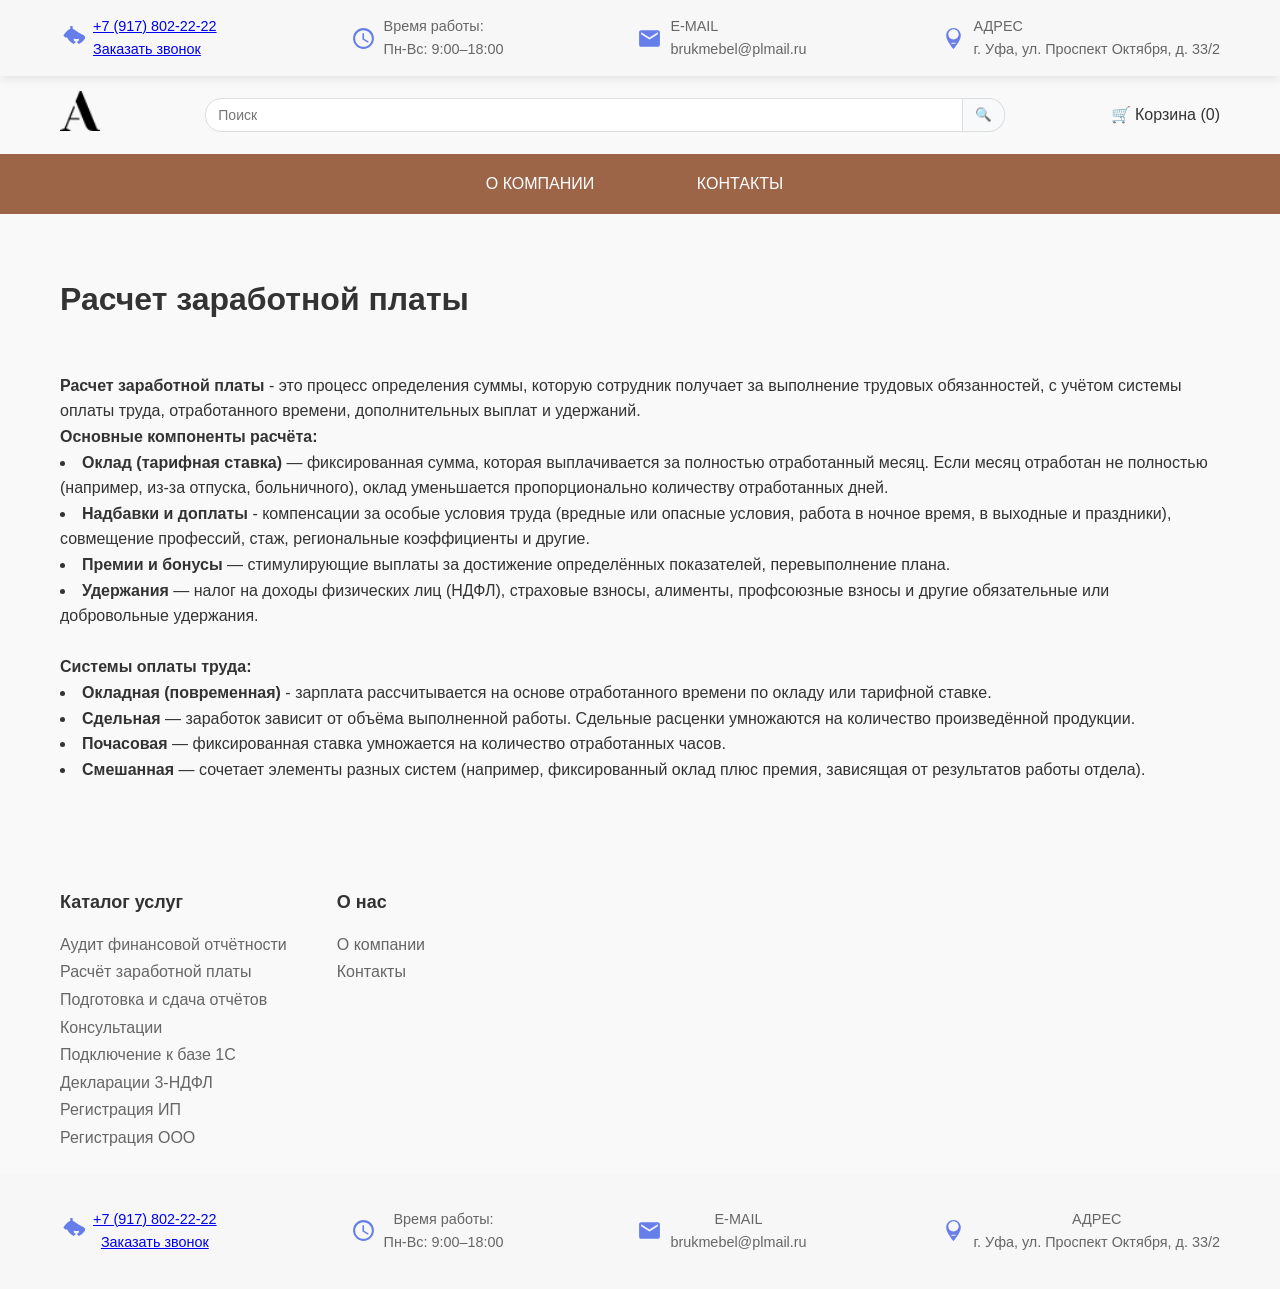
<file: payroll_calculation.html>
<!DOCTYPE html>
<html lang="ru">
<head>
    <meta charset="UTF-8">
    <meta name="viewport" content="width=device-width, initial-scale=1.0">
    <title>Аутсорс бухгалтерия</title>
    <link rel="stylesheet" href="style.css">
</head>
<body>
<header class="header">
    <div class="container">
        <div class="header-info">
            <div class="info-item">
                <svg class="icon" viewBox="0 0 24 24" width="25" height="25">
                    <path fill="currentColor"
                          d="M6.62 10.79c1.44 2.83 3.76 5.15 6.59 6.59l1.95-1.95c-.59-.59-1.26-1.07-2-1.43v-1.86c1.63.41 3.37.41 5 0v1.86c-.74.36-1.4.84-2 1.43l1.95 1.95c2.83-1.44 5.15-3.76 6.59-6.59l-1.95-1.95C17.28 6.38 14.96 4.06 12.13 2.62V0H9.87v2.62C7.04 4.06 4.72 6.38 3.28 9.21l1.95 1.95z"/>
                </svg>
                <span><a href="tel:+79178022222">+7 (917) 802-22-22</a><br><a href="URL">Заказать звонок</a></span>
            </div>

            <div class="info-item">
                <svg class="icon" viewBox="0 0 24 24" width="25" height="25">
                    <path fill="currentColor"
                          d="M11.99 2C6.47 2 2 6.48 2 12s4.47 10 9.99 10C17.52 22 22 17.52 22 12S17.52 2 11.99 2zM12 20c-4.42 0-8-3.58-8-8s3.58-8 8-8 8 3.58 8 8-3.58 8-8 8z"/>
                    <path fill="currentColor" d="M12.5 7H11v6l5.25 3.15.75-1.25-4.5-2.75z"/>
                </svg>
                <span>Время работы:<br>Пн-Вс: 9:00–18:00</span>
            </div>

            <div class="info-item">
                <svg class="icon" viewBox="0 0 24 24" width="25" height="25">
                    <path fill="currentColor"
                          d="M20 4H4c-1.1 0-1.99.9-1.99 2L2 18c0 1.1.9 2 2 2h16c1.1 0 2-.9 2-2V6c0-1.1-.9-2-2-2zm0 4l-8 5-8-5V6l8 5 8-5v2z"/>
                </svg>
                <span>E-MAIL<br>brukmebel@plmail.ru</span>
            </div>

            <div class="info-item">
                <svg class="icon" viewBox="0 0 24 24" width="25" height="25">
                    <path fill="currentColor"
                          d="M12 2C8.13 2 5 5.13 5 9c0 5.25 7 13 7 13s7-7.75 7-13c0-3.87-3.13-7-7-7zm2 15h-4v-1h4v1zm-2-4c-2.76 0-5-2.24-5-5s2.24-5 5-5 5 2.24 5 5-2.24 5-5 5z"/>
                </svg>
                <span>АДРЕС<br>г. Уфа, ул. Проспект Октября, д. 33/2</span>
            </div>
        </div>
    </div>
</header>

<div class="search-bar">
    <div class="search-bar-item">
        <div class="logo">
            <a href="index.html"><img src="img/logo.png" alt="Логотип сайта" width="120" height="40">
            </a>
        </div>
    </div>
    <div class="search-bar-item">
        <form class="search-form" action="/search" method="get">
            <input type="search" name="q" placeholder="Поиск" aria-label="Строка поиска">
            <button type="submit" aria-label="Выполнить поиск">
                🔍
            </button>
        </form>
    </div>
    <div class="search-bar-item">
        <a href="/cart" class="cart-link">
            🛒 Корзина (<span id="cart-count">0</span>)
        </a>
    </div>
</div>


<div class="headers-menu">
    <button type="button"><a href="company.html" class="header-menu">О КОМПАНИИ</a></button>
    <button type="button"><a href="contacts.html" class="header-menu">КОНТАКТЫ</a></button>
</div>















<main class="main">
    <section class="features">
        <div class="container">
            <h2>Расчет заработной платы</h2>
            <div>
                <p><b>Расчет заработной платы</b> - это процесс определения суммы, которую сотрудник получает за выполнение трудовых обязанностей, с учётом системы оплаты труда, отработанного времени, дополнительных выплат и удержаний.
                </p>
                <p><b>Основные компоненты расчёта:</b></p>
                <li><b>Оклад (тарифная ставка)</b> — фиксированная сумма, которая выплачивается за полностью отработанный месяц. Если месяц отработан не полностью (например, из-за отпуска, больничного), оклад уменьшается пропорционально количеству отработанных дней.</li>
                <li><b>Надбавки и доплаты </b>- компенсации за особые условия труда (вредные или опасные условия, работа в ночное время, в выходные и праздники), совмещение профессий, стаж, региональные коэффициенты и другие.</li>
                <li><b>Премии и бонусы</b> — стимулирующие выплаты за достижение определённых показателей, перевыполнение плана.</li>
                <li><b>Удержания</b> — налог на доходы физических лиц (НДФЛ), страховые взносы, алименты, профсоюзные взносы и другие обязательные или добровольные удержания.</li>
                <br>
                <p><b>Системы оплаты труда:</b></p>
                <li><b>Окладная (повременная)</b> - зарплата рассчитывается на основе отработанного времени по окладу или тарифной ставке.</li>
                <li><b>Сдельная</b> — заработок зависит от объёма выполненной работы. Сдельные расценки умножаются на количество произведённой продукции.</li>
                <li><b>Почасовая</b> — фиксированная ставка умножается на количество отработанных часов.</li>
                <li><b>Смешанная</b> — сочетает элементы разных систем (например, фиксированный оклад плюс премия, зависящая от результатов работы отдела).</li>
                <br>
            </div>
        </div>
    </section>
</main>



















<div class="offer-list">
    <div class="offer-container">
        <div class="catalog-section">
            <h3>Каталог услуг</h3>
            <ul class="menu-offer-list">
                <li><a href="audit.html">Аудит финансовой отчётности</a></li>
                <li><a href="payroll_calculation.html">Расчёт заработной платы</a></li>
                <li><a href="#">Подготовка и сдача отчётов</a></li>
                <li><a href="#">Консультации</a></li>
                <li><a href="#">Подключение к базе 1С</a></li>
                <li><a href="declaration.html">Декларации 3-НДФЛ</a></li>
                <li><a href="#">Регистрация ИП</a></li>
                <li><a href="#">Регистрация ООО</a></li>
            </ul>
        </div>

        <div class="about-section">
            <h3>О нас</h3>
            <ul class="menu-offer-list">
                <li><a href="company.html">О компании</a></li>
                <li><a href="contacts.html">Контакты</a></li>
            </ul>
        </div>
    </div>
</div>















<footer class="footer">
    <div class="container">
        <div class="footer-info">
            <div class="info-footer-item">
                <svg class="icon" viewBox="0 0 24 24" width="25" height="25">
                    <path fill="currentColor"
                          d="M6.62 10.79c1.44 2.83 3.76 5.15 6.59 6.59l1.95-1.95c-.59-.59-1.26-1.07-2-1.43v-1.86c1.63.41 3.37.41 5 0v1.86c-.74.36-1.4.84-2 1.43l1.95 1.95c2.83-1.44 5.15-3.76 6.59-6.59l-1.95-1.95C17.28 6.38 14.96 4.06 12.13 2.62V0H9.87v2.62C7.04 4.06 4.72 6.38 3.28 9.21l1.95 1.95z"/>
                </svg>
                <span><a href="tel:+79178022222">+7 (917) 802-22-22</a><br><a href="URL">Заказать звонок</a></span>
            </div>

            <div class="info-footer-item">
                <svg class="icon" viewBox="0 0 24 24" width="25" height="25">
                    <path fill="currentColor"
                          d="M11.99 2C6.47 2 2 6.48 2 12s4.47 10 9.99 10C17.52 22 22 17.52 22 12S17.52 2 11.99 2zM12 20c-4.42 0-8-3.58-8-8s3.58-8 8-8 8 3.58 8 8-3.58 8-8 8z"/>
                    <path fill="currentColor" d="M12.5 7H11v6l5.25 3.15.75-1.25-4.5-2.75z"/>
                </svg>
                <span>Время работы:<br>Пн-Вс: 9:00–18:00</span>
            </div>

            <div class="info-footer-item">
                <svg class="icon" viewBox="0 0 24 24" width="25" height="25">
                    <path fill="currentColor"
                          d="M20 4H4c-1.1 0-1.99.9-1.99 2L2 18c0 1.1.9 2 2 2h16c1.1 0 2-.9 2-2V6c0-1.1-.9-2-2-2zm0 4l-8 5-8-5V6l8 5 8-5v2z"/>
                </svg>
                <span>E-MAIL<br>brukmebel@plmail.ru</span>
            </div>

            <div class="info-footer-item">
                <svg class="icon" viewBox="0 0 24 24" width="25" height="25">
                    <path fill="currentColor"
                          d="M12 2C8.13 2 5 5.13 5 9c0 5.25 7 13 7 13s7-7.75 7-13c0-3.87-3.13-7-7-7zm2 15h-4v-1h4v1zm-2-4c-2.76 0-5-2.24-5-5s2.24-5 5-5 5 2.24 5 5-2.24 5-5 5z"/>
                </svg>
                <span>АДРЕС<br>г. Уфа, ул. Проспект Октября, д. 33/2</span>
            </div>

        </div>
    </div>
</footer>

<script src="script.js"></script>
</body>
</html>
</file>
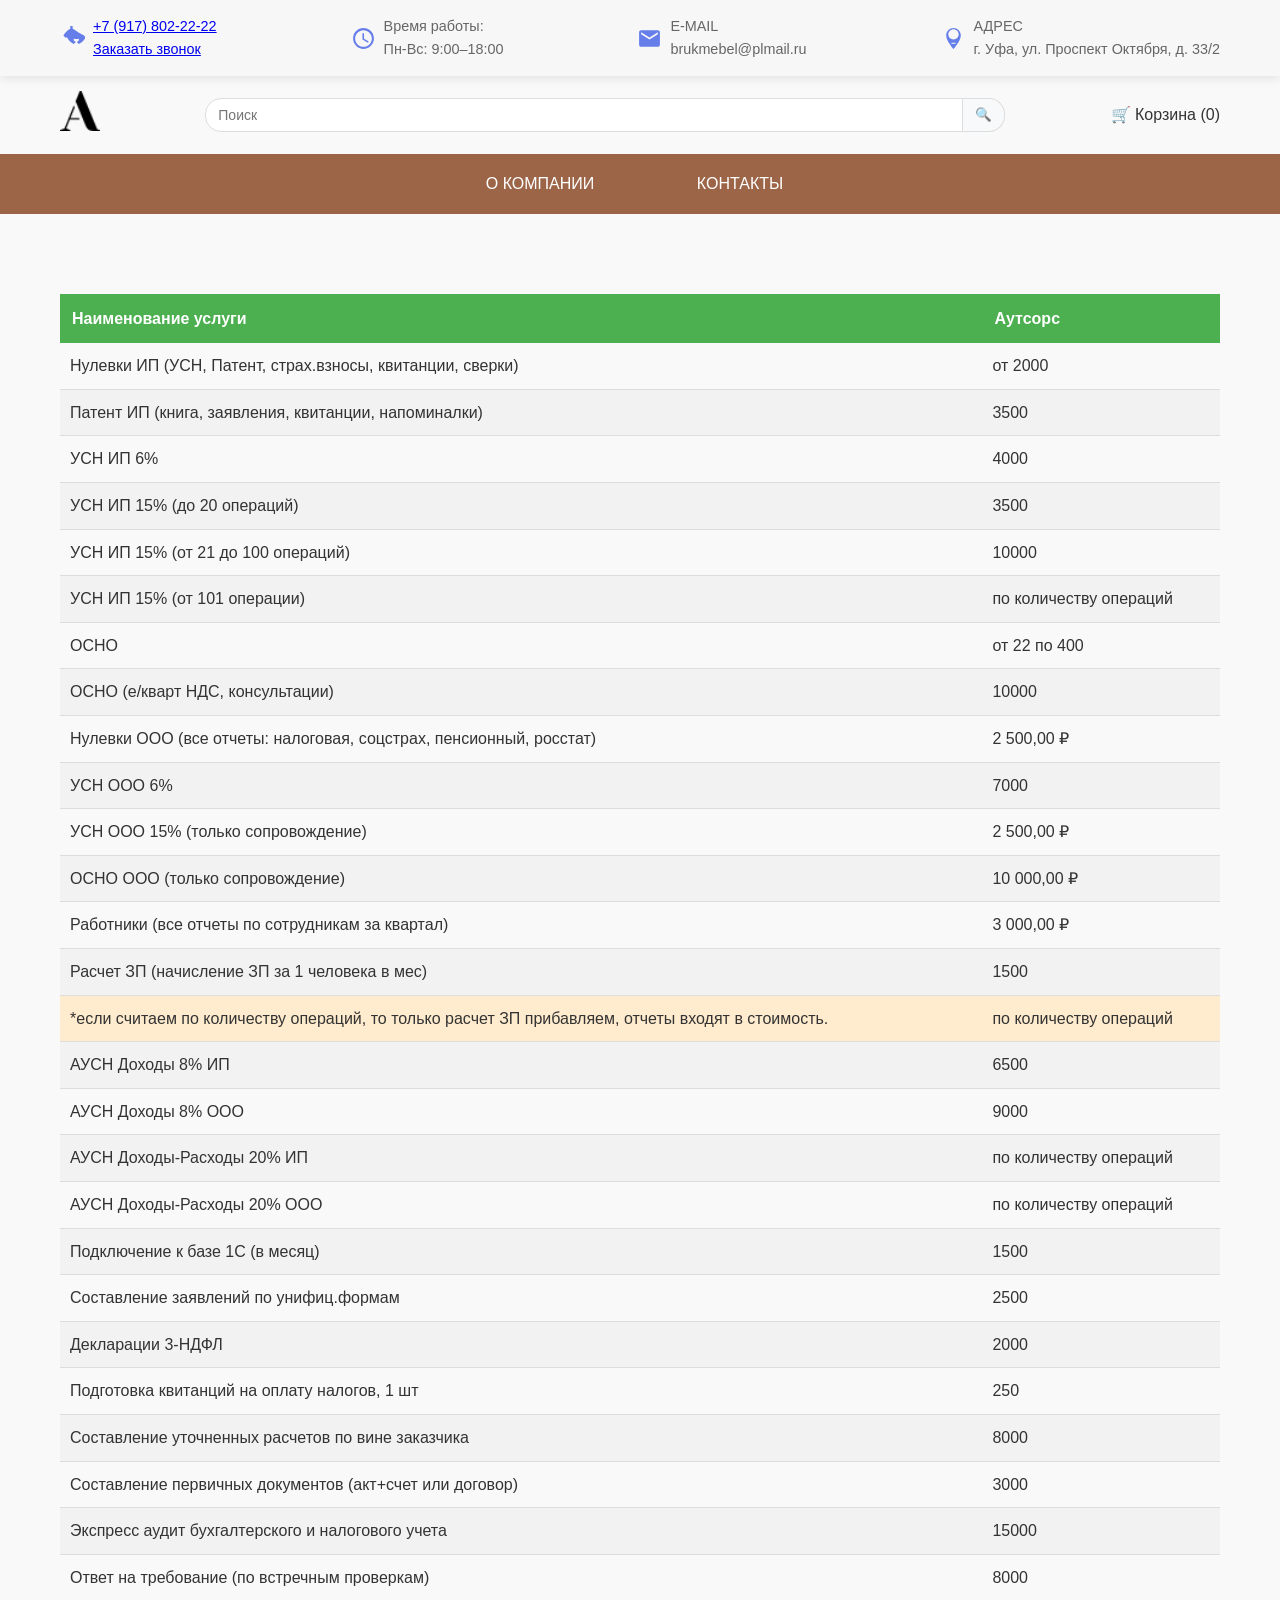
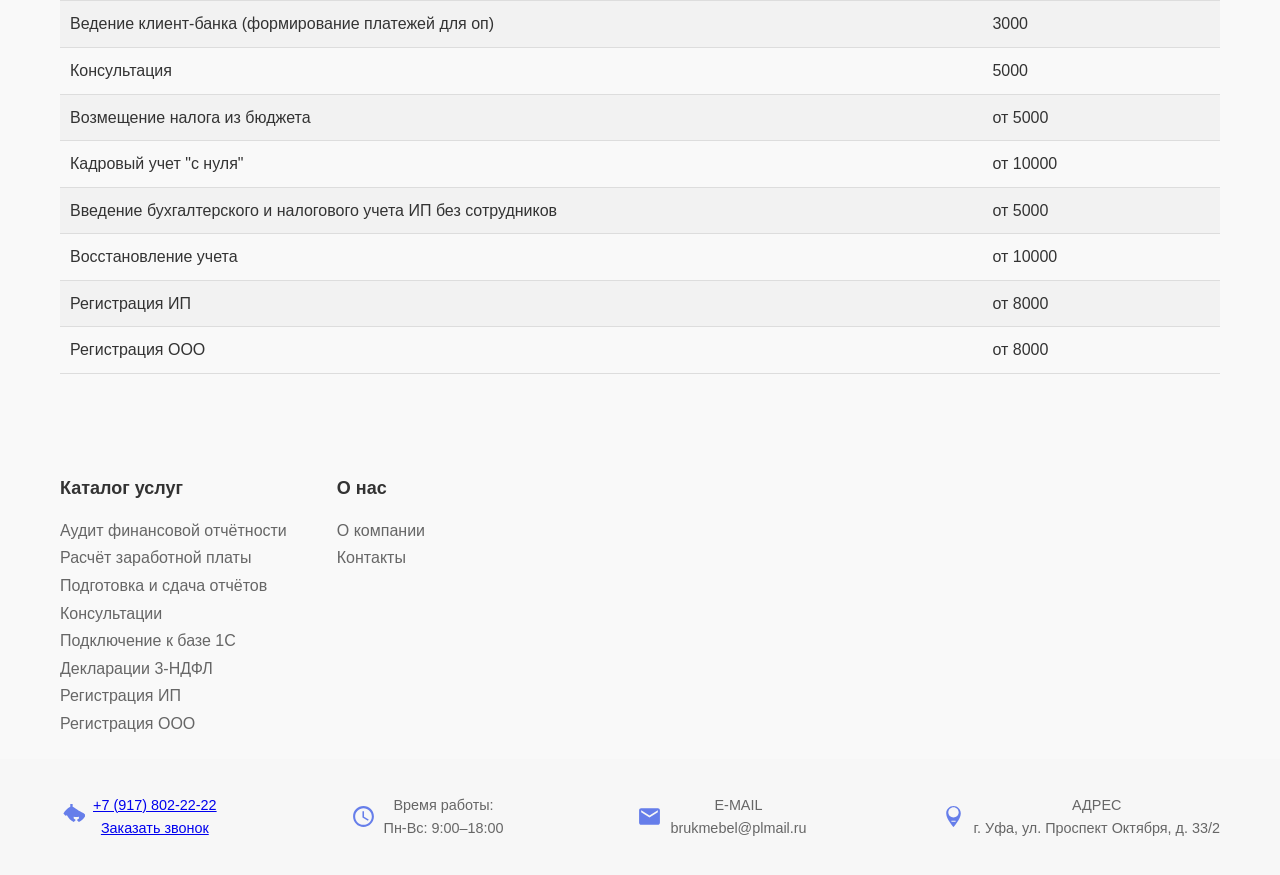
<file: servises.html>
<!DOCTYPE html>
<html lang="ru">
<head>
    <meta charset="UTF-8">
    <meta name="viewport" content="width=device-width, initial-scale=1.0">
    <title>Аутсорс бухгалтерия</title>
    <link rel="stylesheet" href="style.css">


    <style>
        table {
            width: 100%;
            border-collapse: collapse;
            margin: 20px 0;
            font-family: Arial, sans-serif;
        }

        th {
            background-color: #4CAF50;
            color: white;
            text-align: left;
            padding: 12px;
            font-weight: bold;
        }

        td {
            padding: 10px;
            border-bottom: 1px solid #ddd;
        }

        tr:nth-child(even) {
            background-color: #f2f2f2;
        }

        tr:hover {
            background-color: #f5f5f5;
        }

        .highlight {
            background-color: #ffebcd; /* Желтый акцент для важных строк */
        }
    </style>


</head>
<body>
<header class="header">
    <div class="container">
        <div class="header-info">
            <div class="info-item">
                <svg class="icon" viewBox="0 0 24 24" width="25" height="25">
                    <path fill="currentColor"
                          d="M6.62 10.79c1.44 2.83 3.76 5.15 6.59 6.59l1.95-1.95c-.59-.59-1.26-1.07-2-1.43v-1.86c1.63.41 3.37.41 5 0v1.86c-.74.36-1.4.84-2 1.43l1.95 1.95c2.83-1.44 5.15-3.76 6.59-6.59l-1.95-1.95C17.28 6.38 14.96 4.06 12.13 2.62V0H9.87v2.62C7.04 4.06 4.72 6.38 3.28 9.21l1.95 1.95z"/>
                </svg>
                <span><a href="tel:+79178022222">+7 (917) 802-22-22</a><br><a href="URL">Заказать звонок</a></span>
            </div>

            <div class="info-item">
                <svg class="icon" viewBox="0 0 24 24" width="25" height="25">
                    <path fill="currentColor"
                          d="M11.99 2C6.47 2 2 6.48 2 12s4.47 10 9.99 10C17.52 22 22 17.52 22 12S17.52 2 11.99 2zM12 20c-4.42 0-8-3.58-8-8s3.58-8 8-8 8 3.58 8 8-3.58 8-8 8z"/>
                    <path fill="currentColor" d="M12.5 7H11v6l5.25 3.15.75-1.25-4.5-2.75z"/>
                </svg>
                <span>Время работы:<br>Пн-Вс: 9:00–18:00</span>
            </div>

            <div class="info-item">
                <svg class="icon" viewBox="0 0 24 24" width="25" height="25">
                    <path fill="currentColor"
                          d="M20 4H4c-1.1 0-1.99.9-1.99 2L2 18c0 1.1.9 2 2 2h16c1.1 0 2-.9 2-2V6c0-1.1-.9-2-2-2zm0 4l-8 5-8-5V6l8 5 8-5v2z"/>
                </svg>
                <span>E-MAIL<br>brukmebel@plmail.ru</span>
            </div>

            <div class="info-item">
                <svg class="icon" viewBox="0 0 24 24" width="25" height="25">
                    <path fill="currentColor"
                          d="M12 2C8.13 2 5 5.13 5 9c0 5.25 7 13 7 13s7-7.75 7-13c0-3.87-3.13-7-7-7zm2 15h-4v-1h4v1zm-2-4c-2.76 0-5-2.24-5-5s2.24-5 5-5 5 2.24 5 5-2.24 5-5 5z"/>
                </svg>
                <span>АДРЕС<br>г. Уфа, ул. Проспект Октября, д. 33/2</span>
            </div>

            <!--            <div class="auth">-->
            <!--                <a href="#login" class="auth-link">Войти</a>-->
            <!--                <span class="separator">/</span>-->
            <!--                <a href="#register" class="auth-link">Регистрация</a>-->
            <!--            </div>-->
        </div>
    </div>
</header>

<div class="search-bar">
    <div class="search-bar-item">
        <div class="logo">
            <a href="index.html"><img src="img/logo.png" alt="Логотип сайта" width="120" height="40">
            </a>
        </div>
    </div>
    <div class="search-bar-item">
        <form class="search-form" action="/search" method="get">
            <input type="search" name="q" placeholder="Поиск" aria-label="Строка поиска">
            <button type="submit" aria-label="Выполнить поиск">
                🔍
            </button>
        </form>
    </div>
    <div class="search-bar-item">
        <a href="/cart" class="cart-link">
            🛒 Корзина (<span id="cart-count">0</span>)
        </a>
    </div>
</div>


<div class="headers-menu">
    <button type="button"><a href="company.html" class="header-menu">О КОМПАНИИ</a></button>
    <button type="button"><a href="contacts.html" class="header-menu">КОНТАКТЫ</a></button>
</div>


<main class="main">
    <section class="features">
        <div class="container">
            <table>
                <thead>
                <tr>
                    <th>Наименование услуги</th>
                    <th>Аутсорс</th>
                </tr>
                </thead>
                <tbody>
                <tr>
                    <td>Нулевки ИП (УСН, Патент, страх.взносы, квитанции, сверки)</td>
                    <td>от 2000</td>
                </tr>
                <tr>
                    <td>Патент ИП (книга, заявления, квитанции, напоминалки)</td>
                    <td>3500</td>
                </tr>
                <tr>
                    <td>УСН ИП 6%</td>
                    <td>4000</td>
                </tr>
                <tr>
                    <td>УСН ИП 15% (до 20 операций)</td>
                    <td>3500</td>
                </tr>
                <tr>
                    <td>УСН ИП 15% (от 21 до 100 операций)</td>
                    <td>10000</td>
                </tr>
                <tr>
                    <td>УСН ИП 15% (от 101 операции)</td>
                    <td>по количеству операций</td>
                </tr>
                <tr>
                    <td>ОСНО</td>
                    <td>от 22 по 400</td>
                </tr>
                <tr>
                    <td>ОСНО (е/кварт НДС, консультации)</td>
                    <td>10000</td>
                </tr>
                <tr>
                    <td>Нулевки ООО (все отчеты: налоговая, соцстрах, пенсионный, росстат)</td>
                    <td>2 500,00 ₽</td>
                </tr>
                <tr>
                    <td>УСН ООО 6%</td>
                    <td>7000</td>
                </tr>
                <tr>
                    <td>УСН ООО 15% (только сопровождение)</td>
                    <td>2 500,00 ₽</td>
                </tr>
                <tr>
                    <td>ОСНО ООО (только сопровождение)</td>
                    <td>10 000,00 ₽</td>
                </tr>
                <tr>
                    <td>Работники (все отчеты по сотрудникам за квартал)</td>
                    <td>3 000,00 ₽</td>
                </tr>
                <tr>
                    <td>Расчет ЗП (начисление ЗП за 1 человека в мес)</td>
                    <td>1500</td>
                </tr>
                <tr class="highlight">
                    <td>*если считаем по количеству операций, то только расчет ЗП прибавляем, отчеты входят в
                        стоимость.
                    </td>
                    <td>по количеству операций</td>
                </tr>
                <tr>
                    <td>АУСН Доходы 8% ИП</td>
                    <td>6500</td>
                </tr>
                <tr>
                    <td>АУСН Доходы 8% ООО</td>
                    <td>9000</td>
                </tr>
                <tr>
                    <td>АУСН Доходы-Расходы 20% ИП</td>
                    <td>по количеству операций</td>
                </tr>
                <tr>
                    <td>АУСН Доходы-Расходы 20% ООО</td>
                    <td>по количеству операций</td>
                </tr>
                <tr>
                    <td>Подключение к базе 1С (в месяц)</td>
                    <td>1500</td>
                </tr>
                <tr>
                    <td>Составление заявлений по унифиц.формам</td>
                    <td>2500</td>
                </tr>
                <tr>
                    <td>Декларации 3-НДФЛ</td>
                    <td>2000</td>
                </tr>
                <tr>
                    <td>Подготовка квитанций на оплату налогов, 1 шт</td>
                    <td>250</td>
                </tr>
                <tr>
                    <td>Составление уточненных расчетов по вине заказчика</td>
                    <td>8000</td>
                </tr>
                <tr>
                    <td>Составление первичных документов (акт+счет или договор)</td>
                    <td>3000</td>
                </tr>
                <tr class="highlight">
                    <td>Экспресс аудит бухгалтерского и налогового учета</td>
                    <td>15000</td>
                </tr>
                <tr>
                    <td>Ответ на требование (по встречным проверкам)</td>
                    <td>8000</td>
                </tr>
                <tr>
                    <td>Ведение клиент-банка (формирование платежей для оп)</td>
                    <td>3000</td>
                </tr>
                <tr>
                    <td>Консультация</td>
                    <td>5000</td>
                </tr>
                <tr>
                    <td>Возмещение налога из бюджета</td>
                    <td>от 5000</td>
                </tr>
                <tr>
                    <td>Кадровый учет "с нуля"</td>
                    <td>от 10000</td>
                </tr>
                <tr>
                    <td>Введение бухгалтерского и налогового учета ИП без сотрудников</td>
                    <td>от 5000</td>
                </tr>
                <tr>
                    <td>Восстановление учета</td>
                    <td>от 10000</td>
                </tr>
                <tr>
                    <td>Регистрация ИП</td>
                    <td>от 8000</td>
                </tr>
                <tr>
                    <td>Регистрация ООО</td>
                    <td>от 8000</td>
                </tr>
                </tbody>
            </table>
        </div>
    </section>
</main>


<div class="offer-list">
    <div class="offer-container">
        <div class="catalog-section">
            <h3>Каталог услуг</h3>
            <ul class="menu-offer-list">
                <li><a href="audit.html">Аудит финансовой отчётности</a></li>
                <li><a href="payroll_calculation.html">Расчёт заработной платы</a></li>
                <li><a href="#">Подготовка и сдача отчётов</a></li>
                <li><a href="#">Консультации</a></li>
                <li><a href="#">Подключение к базе 1С</a></li>
                <li><a href="declaration.html">Декларации 3-НДФЛ</a></li>
                <li><a href="#">Регистрация ИП</a></li>
                <li><a href="#">Регистрация ООО</a></li>
            </ul>
        </div>

        <div class="about-section">
            <h3>О нас</h3>
            <ul class="menu-offer-list">
                <li><a href="company.html">О компании</a></li>
                <li><a href="contacts.html">Контакты</a></li>
            </ul>
        </div>
    </div>
</div>




<footer class="footer">
    <div class="container">
        <div class="footer-info">
            <div class="info-footer-item">
                <svg class="icon" viewBox="0 0 24 24" width="25" height="25">
                    <path fill="currentColor"
                          d="M6.62 10.79c1.44 2.83 3.76 5.15 6.59 6.59l1.95-1.95c-.59-.59-1.26-1.07-2-1.43v-1.86c1.63.41 3.37.41 5 0v1.86c-.74.36-1.4.84-2 1.43l1.95 1.95c2.83-1.44 5.15-3.76 6.59-6.59l-1.95-1.95C17.28 6.38 14.96 4.06 12.13 2.62V0H9.87v2.62C7.04 4.06 4.72 6.38 3.28 9.21l1.95 1.95z"/>
                </svg>
                <span><a href="tel:+79178022222">+7 (917) 802-22-22</a><br><a href="URL">Заказать звонок</a></span>
            </div>

            <div class="info-footer-item">
                <svg class="icon" viewBox="0 0 24 24" width="25" height="25">
                    <path fill="currentColor"
                          d="M11.99 2C6.47 2 2 6.48 2 12s4.47 10 9.99 10C17.52 22 22 17.52 22 12S17.52 2 11.99 2zM12 20c-4.42 0-8-3.58-8-8s3.58-8 8-8 8 3.58 8 8-3.58 8-8 8z"/>
                    <path fill="currentColor" d="M12.5 7H11v6l5.25 3.15.75-1.25-4.5-2.75z"/>
                </svg>
                <span>Время работы:<br>Пн-Вс: 9:00–18:00</span>
            </div>

            <div class="info-footer-item">
                <svg class="icon" viewBox="0 0 24 24" width="25" height="25">
                    <path fill="currentColor"
                          d="M20 4H4c-1.1 0-1.99.9-1.99 2L2 18c0 1.1.9 2 2 2h16c1.1 0 2-.9 2-2V6c0-1.1-.9-2-2-2zm0 4l-8 5-8-5V6l8 5 8-5v2z"/>
                </svg>
                <span>E-MAIL<br>brukmebel@plmail.ru</span>
            </div>

            <div class="info-footer-item">
                <svg class="icon" viewBox="0 0 24 24" width="25" height="25">
                    <path fill="currentColor"
                          d="M12 2C8.13 2 5 5.13 5 9c0 5.25 7 13 7 13s7-7.75 7-13c0-3.87-3.13-7-7-7zm2 15h-4v-1h4v1zm-2-4c-2.76 0-5-2.24-5-5s2.24-5 5-5 5 2.24 5 5-2.24 5-5 5z"/>
                </svg>
                <span>АДРЕС<br>г. Уфа, ул. Проспект Октября, д. 33/2</span>
            </div>

        </div>
    </div>
</footer>

<script src="script.js"></script>
</body>
</html>
</file>
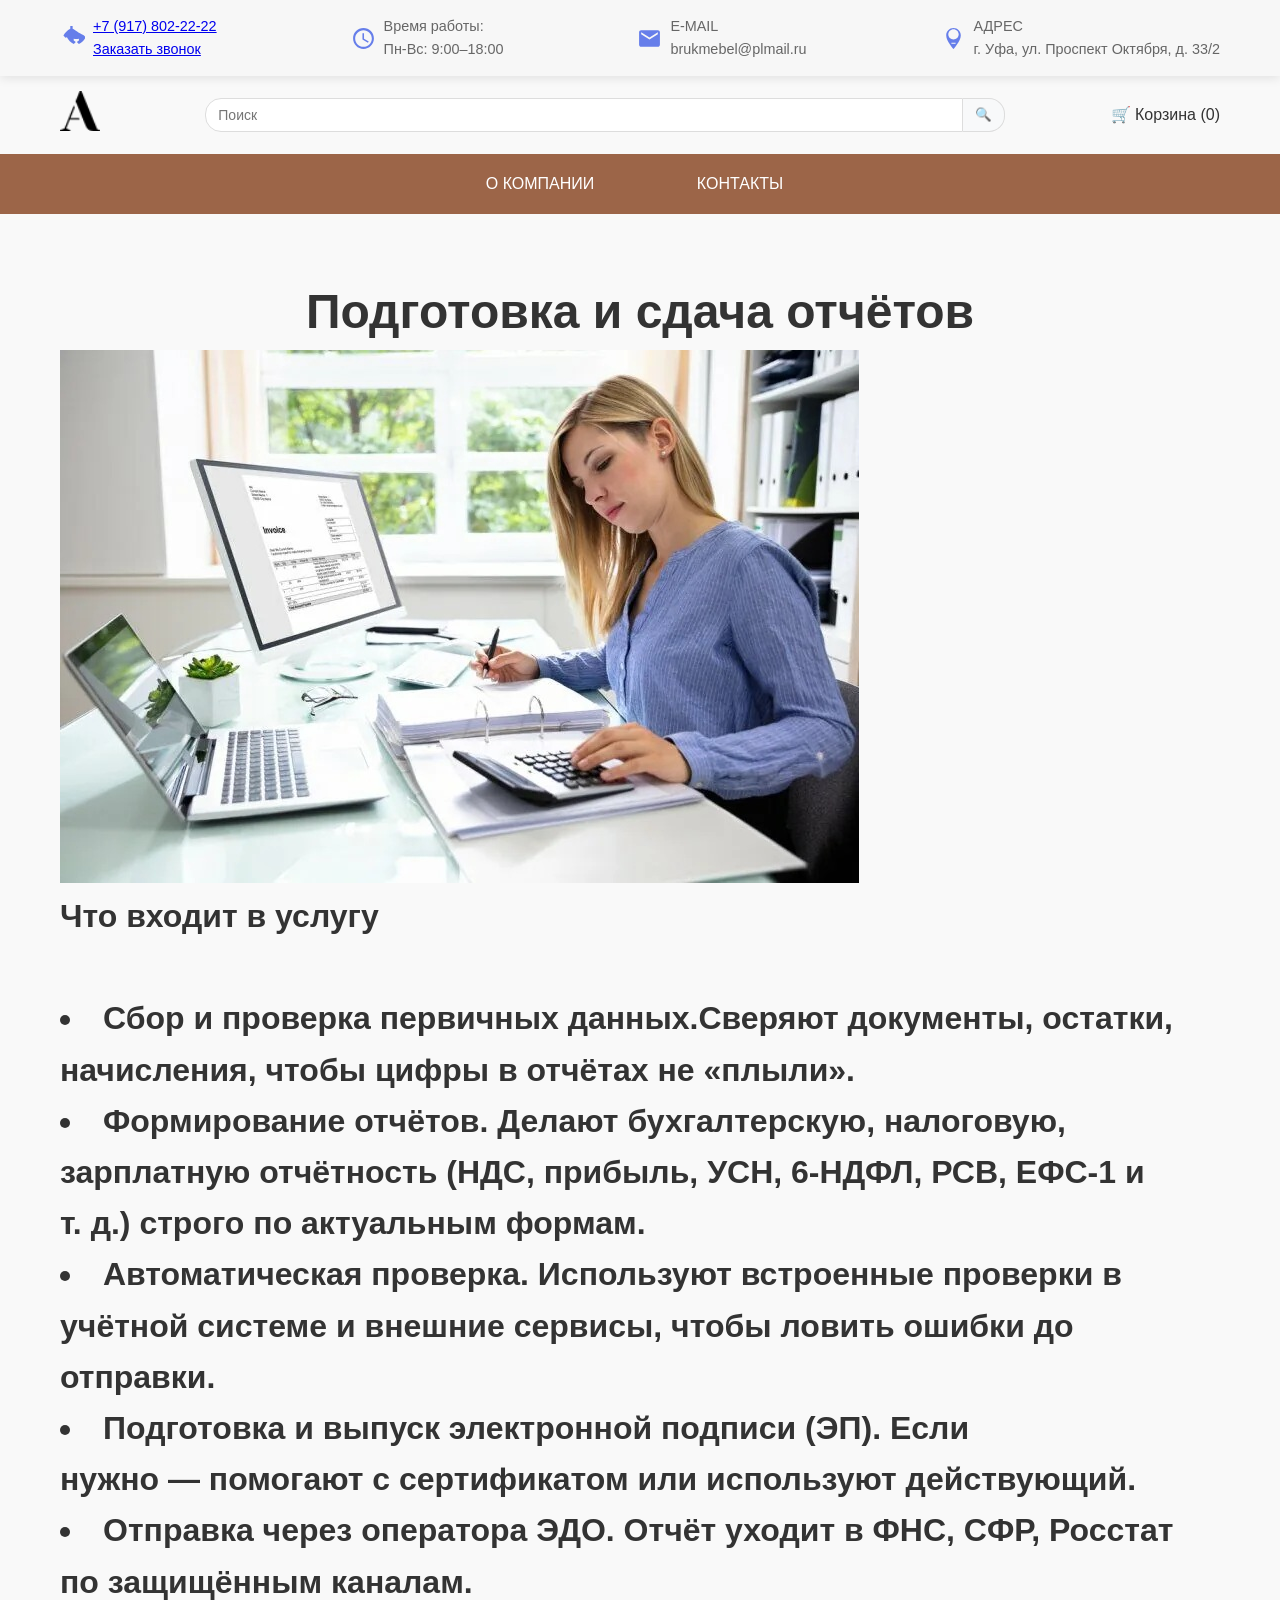
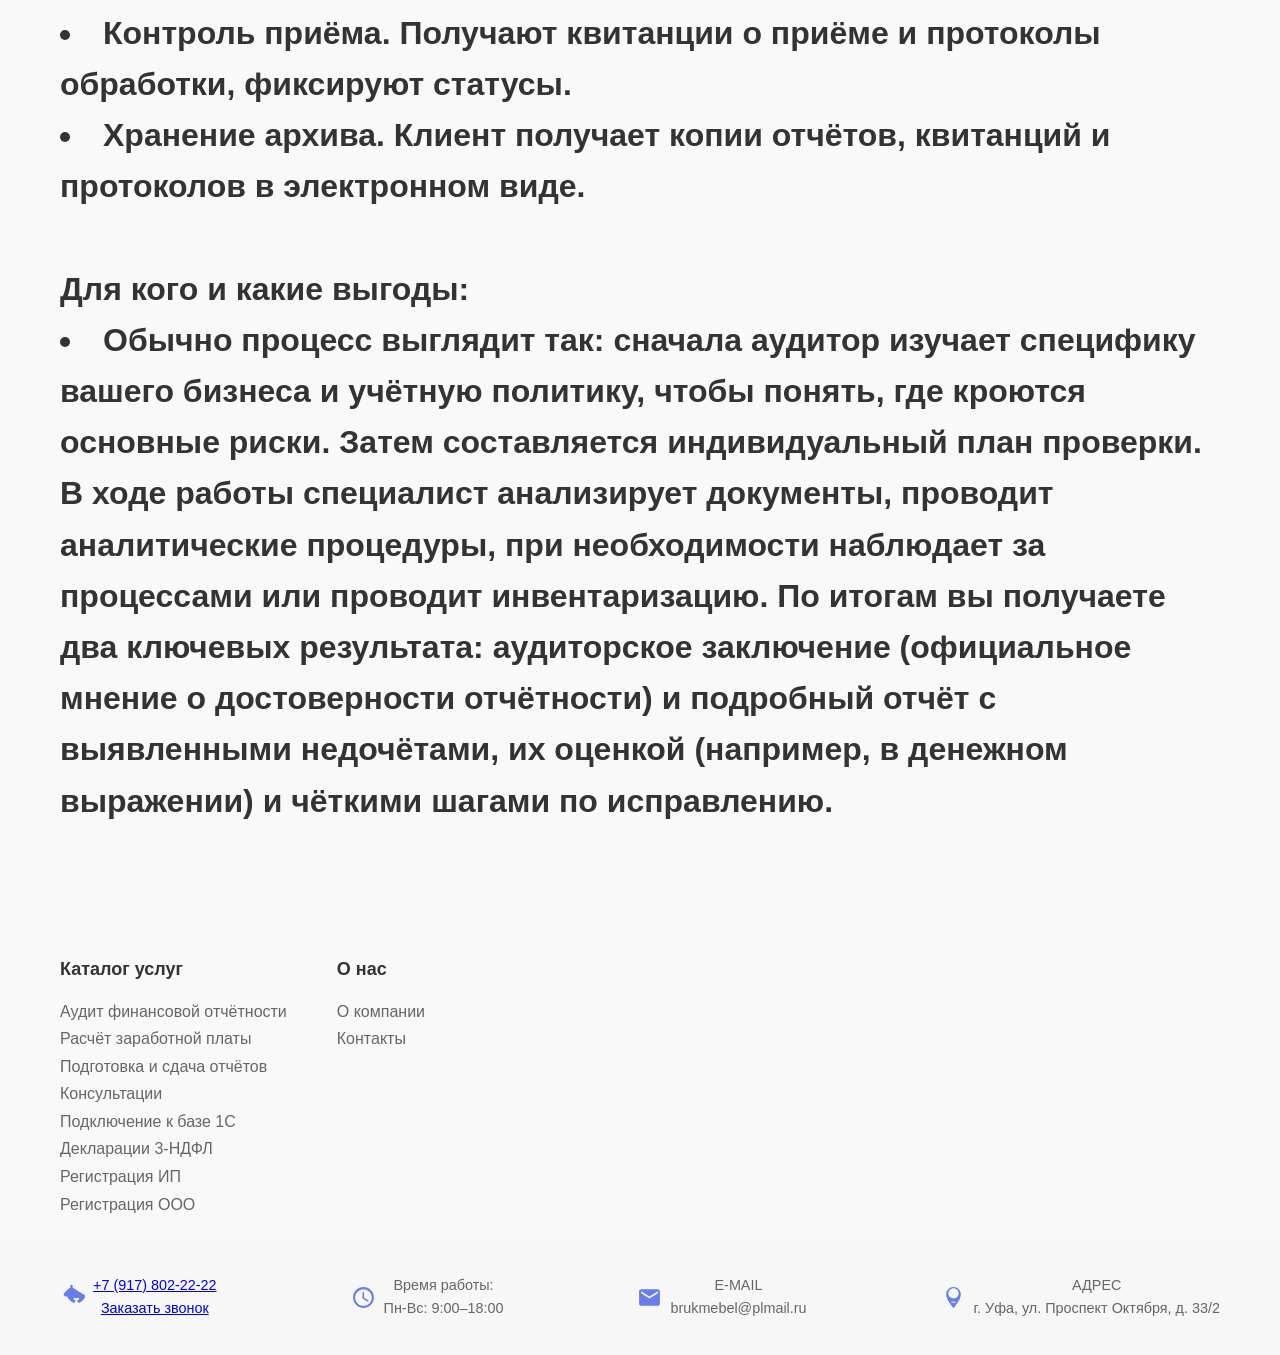
<file: submission_of_reports.html>
<!DOCTYPE html>
<html lang="ru">
<head>
    <meta charset="UTF-8">
    <meta name="viewport" content="width=device-width, initial-scale=1.0">
    <title>Аутсорс бухгалтерия</title>
    <link rel="stylesheet" href="style.css">
</head>
<body>
<header class="header">
    <div class="container">
        <div class="header-info">
            <div class="info-item">
                <svg class="icon" viewBox="0 0 24 24" width="25" height="25">
                    <path fill="currentColor"
                          d="M6.62 10.79c1.44 2.83 3.76 5.15 6.59 6.59l1.95-1.95c-.59-.59-1.26-1.07-2-1.43v-1.86c1.63.41 3.37.41 5 0v1.86c-.74.36-1.4.84-2 1.43l1.95 1.95c2.83-1.44 5.15-3.76 6.59-6.59l-1.95-1.95C17.28 6.38 14.96 4.06 12.13 2.62V0H9.87v2.62C7.04 4.06 4.72 6.38 3.28 9.21l1.95 1.95z"/>
                </svg>
                <span><a href="tel:+79178022222">+7 (917) 802-22-22</a><br><a href="URL">Заказать звонок</a></span>
            </div>

            <div class="info-item">
                <svg class="icon" viewBox="0 0 24 24" width="25" height="25">
                    <path fill="currentColor"
                          d="M11.99 2C6.47 2 2 6.48 2 12s4.47 10 9.99 10C17.52 22 22 17.52 22 12S17.52 2 11.99 2zM12 20c-4.42 0-8-3.58-8-8s3.58-8 8-8 8 3.58 8 8-3.58 8-8 8z"/>
                    <path fill="currentColor" d="M12.5 7H11v6l5.25 3.15.75-1.25-4.5-2.75z"/>
                </svg>
                <span>Время работы:<br>Пн-Вс: 9:00–18:00</span>
            </div>

            <div class="info-item">
                <svg class="icon" viewBox="0 0 24 24" width="25" height="25">
                    <path fill="currentColor"
                          d="M20 4H4c-1.1 0-1.99.9-1.99 2L2 18c0 1.1.9 2 2 2h16c1.1 0 2-.9 2-2V6c0-1.1-.9-2-2-2zm0 4l-8 5-8-5V6l8 5 8-5v2z"/>
                </svg>
                <span>E-MAIL<br>brukmebel@plmail.ru</span>
            </div>

            <div class="info-item">
                <svg class="icon" viewBox="0 0 24 24" width="25" height="25">
                    <path fill="currentColor"
                          d="M12 2C8.13 2 5 5.13 5 9c0 5.25 7 13 7 13s7-7.75 7-13c0-3.87-3.13-7-7-7zm2 15h-4v-1h4v1zm-2-4c-2.76 0-5-2.24-5-5s2.24-5 5-5 5 2.24 5 5-2.24 5-5 5z"/>
                </svg>
                <span>АДРЕС<br>г. Уфа, ул. Проспект Октября, д. 33/2</span>
            </div>
        </div>
    </div>
</header>

<div class="search-bar">
    <div class="search-bar-item">
        <div class="logo">
            <a href="index.html"><img src="img/logo.png" alt="Логотип сайта" width="120" height="40">
            </a>
        </div>
    </div>
    <div class="search-bar-item">
        <form class="search-form" action="/search" method="get">
            <input type="search" name="q" placeholder="Поиск" aria-label="Строка поиска">
            <button type="submit" aria-label="Выполнить поиск">
                🔍
            </button>
        </form>
    </div>
    <div class="search-bar-item">
        <a href="/cart" class="cart-link">
            🛒 Корзина (<span id="cart-count">0</span>)
        </a>
    </div>
</div>


<div class="headers-menu">
    <button type="button"><a href="company.html" class="header-menu">О КОМПАНИИ</a></button>
    <button type="button"><a href="contacts.html" class="header-menu">КОНТАКТЫ</a></button>
</div>















<main class="main">
    <section class="features">
        <div class="container">
            <h1>Подготовка и сдача отчётов</h1>
            <img src="img/podgotovka2.jpg" alt="">
            <div>
                <h2>
                <p><b>Что входит в услугу</b></p>
                <br>
                <li><b>Сбор и проверка первичных данных.</b>Сверяют документы, остатки, начисления, чтобы цифры в отчётах не «плыли».</li>
                <li><b>Формирование отчётов. </b>Делают бухгалтерскую, налоговую, зарплатную отчётность (НДС, прибыль,
                    УСН, 6‑НДФЛ, РСВ, ЕФС‑1 и т. д.) строго по актуальным формам.</li>
                <li><b>Автоматическая проверка. </b> Используют встроенные проверки в учётной системе и внешние сервисы,
                    чтобы ловить ошибки до отправки.</li>
                <li><b>Подготовка и выпуск электронной подписи (ЭП). </b> Если нужно — помогают с сертификатом или
                    используют действующий.</li>
                <li><b>Отправка через оператора ЭДО. </b> Отчёт уходит в ФНС, СФР, Росстат по защищённым каналам.</li>
                    <li><b>Контроль приёма. </b> Получают квитанции о приёме и протоколы обработки, фиксируют статусы.</li>
                    <li><b>Хранение архива. </b> Клиент получает копии отчётов, квитанций и протоколов в электронном виде.</li>
                <br>
                <p><b>Для кого и какие выгоды:</b></p>
                <li>Обычно процесс выглядит так: сначала аудитор изучает специфику вашего бизнеса и учётную политику,
                    чтобы понять, где кроются основные риски. Затем составляется индивидуальный план проверки. В ходе
                    работы специалист анализирует документы, проводит аналитические процедуры, при необходимости
                    наблюдает за процессами или проводит инвентаризацию. По итогам вы получаете два ключевых результата:
                    <b>аудиторское заключение</b> (официальное мнение о достоверности отчётности) и <b>подробный отчёт</b>
                    с выявленными недочётами, их оценкой (например, в денежном выражении) и чёткими шагами по исправлению.</li>
                    </h2>
            </div>
        </div>
    </section>
</main>



















<div class="offer-list">
    <div class="offer-container">
        <div class="catalog-section">
            <h3>Каталог услуг</h3>
            <ul class="menu-offer-list">
                <li><a href="#">Аудит финансовой отчётности</a></li>
                <li><a href="#">Расчёт заработной платы</a></li>
                <li><a href="#">Подготовка и сдача отчётов</a></li>
                <li><a href="#">Консультации</a></li>
                <li><a href="#">Подключение к базе 1С</a></li>
                <li><a href="#">Декларации 3-НДФЛ</a></li>
                <li><a href="#">Регистрация ИП</a></li>
                <li><a href="#">Регистрация ООО</a></li>
            </ul>
        </div>

        <div class="about-section">
            <h3>О нас</h3>
            <ul class="menu-offer-list">
                <li><a href="company.html">О компании</a></li>
                <li><a href="contacts.html">Контакты</a></li>
            </ul>
        </div>
    </div>
</div>















<footer class="footer">
    <div class="container">
        <div class="footer-info">
            <div class="info-footer-item">
                <svg class="icon" viewBox="0 0 24 24" width="25" height="25">
                    <path fill="currentColor"
                          d="M6.62 10.79c1.44 2.83 3.76 5.15 6.59 6.59l1.95-1.95c-.59-.59-1.26-1.07-2-1.43v-1.86c1.63.41 3.37.41 5 0v1.86c-.74.36-1.4.84-2 1.43l1.95 1.95c2.83-1.44 5.15-3.76 6.59-6.59l-1.95-1.95C17.28 6.38 14.96 4.06 12.13 2.62V0H9.87v2.62C7.04 4.06 4.72 6.38 3.28 9.21l1.95 1.95z"/>
                </svg>
                <span><a href="tel:+79178022222">+7 (917) 802-22-22</a><br><a href="URL">Заказать звонок</a></span>
            </div>

            <div class="info-footer-item">
                <svg class="icon" viewBox="0 0 24 24" width="25" height="25">
                    <path fill="currentColor"
                          d="M11.99 2C6.47 2 2 6.48 2 12s4.47 10 9.99 10C17.52 22 22 17.52 22 12S17.52 2 11.99 2zM12 20c-4.42 0-8-3.58-8-8s3.58-8 8-8 8 3.58 8 8-3.58 8-8 8z"/>
                    <path fill="currentColor" d="M12.5 7H11v6l5.25 3.15.75-1.25-4.5-2.75z"/>
                </svg>
                <span>Время работы:<br>Пн-Вс: 9:00–18:00</span>
            </div>

            <div class="info-footer-item">
                <svg class="icon" viewBox="0 0 24 24" width="25" height="25">
                    <path fill="currentColor"
                          d="M20 4H4c-1.1 0-1.99.9-1.99 2L2 18c0 1.1.9 2 2 2h16c1.1 0 2-.9 2-2V6c0-1.1-.9-2-2-2zm0 4l-8 5-8-5V6l8 5 8-5v2z"/>
                </svg>
                <span>E-MAIL<br>brukmebel@plmail.ru</span>
            </div>

            <div class="info-footer-item">
                <svg class="icon" viewBox="0 0 24 24" width="25" height="25">
                    <path fill="currentColor"
                          d="M12 2C8.13 2 5 5.13 5 9c0 5.25 7 13 7 13s7-7.75 7-13c0-3.87-3.13-7-7-7zm2 15h-4v-1h4v1zm-2-4c-2.76 0-5-2.24-5-5s2.24-5 5-5 5 2.24 5 5-2.24 5-5 5z"/>
                </svg>
                <span>АДРЕС<br>г. Уфа, ул. Проспект Октября, д. 33/2</span>
            </div>

        </div>
    </div>
</footer>

<script src="script.js"></script>
</body>
</html>
</file>
<file: style.css>
* {
    margin: 0;
    padding: 0;
    box-sizing: border-box;
}

body {
    font-family: 'Arial', sans-serif;
    line-height: 1.6;
    color: #333;
    background-color: #f9f9f9;
}

.container {
    max-width: 1200px;
    margin: 0 auto;
    padding: 0 20px;
}

.header {
    background: #f7f7f7;
    box-shadow: 0 2px 10px rgba(0, 0, 0, 0.1);
    position: sticky;
    top: 0;
    z-index: 1000;
}

/*.container {*/
/*    max-width: 1200px;*/
/*    margin: 0 auto;*/
/*    padding: 0 20px;*/
/*}*/

.header-info {
    display: flex;
    align-items: center;
    justify-content: space-between;
    padding: 15px 0;
    flex-wrap: wrap;
    gap: 20px;
}

.info-item {
    display: flex;
    align-items: center;
    gap: 8px;
    font-size: 0.9rem;
    color: #666;
}

.icon {
    color: #667eea;
}

/*.auth {*/
/*    display: flex;*/
/*    align-items: center;*/
/*    gap: 15px;*/
/*}*/

/*.auth-link {*/
/*    text-decoration: none;*/
/*    color: #667eea;*/
/*    font-weight: 500;*/
/*    transition: color 0.3s ease;*/
/*}*/

/*.auth-link:hover {*/
/*    color: #5a6fd8;*/
/*}*/

/*.separator {*/
/*    color: #ddd;*/
/*}*/

/* Адаптивность */
@media (max-width: 900px) {
    .info-item {
        font-size: 0.75rem; /* уменьшаем шрифт на средних экранах */
    }
}

@media (max-width: 768px) {
    .header-info {
        flex-direction: column;
        align-items: center;
        gap: 12px;
    }

    /* Скрываем все элементы, кроме первого (телефон) */
    .info-item:not(:first-child) {
        display: none;
    }

    /* Увеличиваем шрифт у первого элемента (телефон) */
    .info-item:first-child {
        font-size: 1.1rem; /* увеличиваем относительно базового размера */
    }

    /* Дополнительно можно увеличить шрифт внутри ссылки */
    .info-item:first-child a {
        font-size: 1.2rem;
    }
}

@media (max-width: 480px) {
    .header-info {
        padding: 10px 0;
    }

    .info-item {
        gap: 6px;
    }

    /*.auth {*/
    /*    flex-direction: column;*/
    /*    align-items: flex-start;*/
    /*    gap: 8px;*/
    /*}*/
}


.subtitle {
    font-size: 1.2rem;
    margin-bottom: 2rem;
    opacity: 0.9;
}

/* Buttons */
.btn {
    display: inline-block;
    background: #fff;
    color: #667eea;
    padding: 12px 30px;
    text-decoration: none;
    border-radius: 4px;
    font-weight: bold;
    transition: all 0.3s ease;
}

.btn:hover {
    background: #f0f0f0;
    transform: translateY(-2px);
}

.btn-primary {
    background: #667eea;
    color: white;
}

.btn-primary:hover {
    background: #5a6fd8;
}


.search-bar {
    display: flex;
    justify-content: space-between;
    align-items: center;
    width: 100%;
    max-width: 1200px;
    margin: 0 auto;
    padding: 15px 20px;
    box-sizing: border-box;
}

.search-bar-item {
    flex: 1;
}

/* Логотип — выравниваем по левому краю */
.search-bar-item:first-child {
    text-align: left;
    flex: 0 0 auto;
}

/* Форма поиска — занимает основное пространство */
.search-bar-item:nth-child(2) {
    flex: 1 1 400px;
    text-align: center;
}

/* Корзина — выравниваем по правому краю */
.search-bar-item:last-child {
    text-align: right;
    flex: 0 0 auto;
}

.logo img {
    height: 40px;
    width: auto;
}

.search-form {
    display: flex;
    justify-content: center;
    max-width: 800px;
    margin: 0 auto;
}

.search-form input {
    flex: 1;
    padding: 8px 12px;
    border: 1px solid #ddd;
    border-radius: 16px 0 0 16px;
    font-size: 14px;
    outline: none;
    min-width: 200px;
}

.search-form input:focus {
    border-color: #007bff;
}

.search-form button {
    padding: 8px 12px;
    border: 1px solid #ddd;
    border-left: none;
    background: #f8f9fa;
    border-radius: 0 16px 16px 0;
    cursor: pointer;
}

.search-form button:hover {
    background: #e9ecef;
}

.cart-link {
    text-decoration: none;
    color: #333;
    font-weight: 500;
    white-space: nowrap;
}

.cart-link:hover {
    color: #007bff;
}

/* Мобильная адаптация */
@media (max-width: 768px) {
    .search-bar {
        flex-direction: column;
        gap: 15px; /* отступ между элементами в вертикальном расположении */
        padding: 15px 10px; /* уменьшаем боковые отступы */
    }

    .search-bar-item {
        width: 100%; /* каждая ячейка занимает всю ширину */
        text-align: center; /* центрируем содержимое */
    }

    /* Логотип остаётся слева на мобильных, но занимает всю ширину */
    .search-bar-item:first-child {
        text-align: left; /* логотип остаётся слева */
    }

    /* Форма поиска */
    .search-bar-item:nth-child(2) {
        flex: 1 1 auto; /* сбрасываем фиксированную ширину */
    }

    .search-form {
        justify-content: center;
        max-width: 100%; /* форма занимает всю доступную ширину */
    }

    .search-form input {
        min-width: auto; /* снимаем ограничение минимальной ширины */
        border-radius: 8px 0 0 8px; /* уменьшаем скругление углов */
        font-size: 13px; /* немного уменьшаем шрифт */
    }

    .search-form button {
        border-radius: 0 8px 8px 0; /* уменьшаем скругление углов */
    }

    /* Корзина */
    .search-bar-item:last-child {
        text-align: center; /* на мобильных корзина по центру */
    }

    .cart-link {
        font-size: 14px; /* уменьшаем размер текста */
    }
}

/* Очень маленькие экраны (смартфоны) */
@media (max-width: 480px) {
    .search-bar {
        padding: 10px 5px; /* ещё уменьшаем отступы */
        gap: 10px;
    }

    .search-form input,
    .search-form button {
        padding: 6px 8px; /* уменьшаем внутренние отступы */
        font-size: 12px; /* уменьшаем шрифт */
    }

    .logo img {
        height: 32px; /* уменьшаем логотип */
    }
}
























.headers-menu {
    display: flex;
    justify-content: center; /* Равномерное распределение с отступами по краям */
    align-items: center;
    width: 100%;
    background-color: #9C6548; /* Цвет фона — светло‑коричневый */
    padding: 10px 0;
    box-sizing: border-box;
}

.headers-menu button {
    width: 200px;
    height: 40px;
    background: transparent;
    border: none;
}

.header-menu {
    color: #fff; /* Основной цвет текста */
    text-decoration: none;
    font-size: 16px;
    font-weight: 500;
    transition: color 0.3s ease;
}

.header-menu:hover {
    color: #007bff; /* Цвет при наведении — синий */
}

/* Адаптация для планшетов (до 768px) */
@media (max-width: 768px) {
    .headers-menu {
        flex-direction: column;
        gap: 15px;
        padding: 15px 0;
    }

    .header-menu {
        font-size: 15px;
    }
}

/* Адаптация для смартфонов (до 480px) */
@media (max-width: 480px) {
    .headers-menu {
        padding: 12px 0;
    }

    .header-menu {
        font-size: 14px;
    }
}




























.full-width-banner {
    position: relative;
    width: 100%;
    height: 600px;
    overflow: hidden;
    /*max-height: 100vh;*/
}

.banner-image {
    width: 100%;
    height: 100%;
    object-fit: cover;
    /*display: block;*/
    /*z-index: 1; !* картинка на заднем плане *!*/

}

.banner-content {
    position: absolute;
    top: 0;
    left: 0;
    width: 100%;
    margin: 0 auto;
    padding: 40px 20px;
    /*box-sizing: border-box;*/
    /*position: relative;*/
    /*min-height: 600px;*/
    height: 100%; /* занимает всю высоту родителя */
    z-index: 2; /* контент поверх картинки */
    display: flex;
    /*flex-direction: column;*/
    justify-content: center; /* вертикальное центрирование */
    align-items: center;
    text-align: center;
}

.main-text {
    color: white;
    font-size: 72px;
    font-weight: bold;
    text-shadow: 2px 2px 4px rgba(0, 0, 0, 0.5);
    align-self: flex-start; /* прижимаем к левому краю */
    margin: auto 0;
    /*margin-bottom: 30px; !* отступ между текстом и кнопкой *!*/
    z-index: 3; /* выше остальных элементов */
    text-decoration: none;
}

.order-button {
    position: absolute;
    bottom: 0; /* отступ от нижнего края контейнера */
    left: 25%; /* отступ от левого края контейнера */
    background-color: #9C6548;
    color: white;
    padding: 12px 24px;
    text-decoration: none;
    border-radius: 4px;
    font-weight: bold;
    transition: background-color 0.3s ease;
    z-index: 3;
}


.order-button:hover {
    background-color: #80533B;
}

#openModalBtn {
margin-left: 400px;
}



 /*Адаптация для небольших планшетов и больших смартфонов (до 560px) */
@media (max-width: 560px) {
    .full-width-banner {
        height: 400px;
        display: flex;
        flex-direction: column;
        justify-content: center;
        align-items: center;
        /*padding: 20px;*/
    }

    .main-text {
        /*position: static; !* Убираем абсолютное позиционирование *!*/
        font-size: 24px; /* Уменьшаем размер шрифта для компактности */
        /*margin: 0; !* Сбрасываем отступы *!*/
        text-align: left; /* Центрируем текст */
    }

    /* Убедитесь, что кнопка тоже адаптируется */
    .order-button {
        font-size: 16px;
        padding: 10px 20px;
        width: auto;
        max-width: 100%;
    }
}


/* Адаптация для смартфонов (до 480px) */
@media (max-width: 480px) {
    .full-width-banner {
        height: 300px; /* Минимальная высота для мобильных */
    }

    .banner-content {
        padding: 0 10px; /* Меньше отступов по бокам */
    }

    .main-text {
        font-size: 22px;
        /*margin-bottom: 15px;*/
        text-shadow: 1px 1px 3px rgba(0, 0, 0, 0.6);
    }

    .order-button {
        bottom: 10px;
        left: 10px;
        padding: 6px 12px;
        font-size: 12px;
    }
}

/* Для очень маленьких экранов (до 360px) */
@media (max-width: 360px) {
    .full-width-banner {
        height: 250px; /* Минимальная высота */
    }

    .main-text {
        font-size: 18px;
    }

    .order-button {
        padding: 5px 10px;
        font-size: 11px;
    }
}

























/* Main content */
.main {
    padding: 60px 0;
}

.features h1 {
    text-align: center;
    font-size: 3rem;
}

.features h2,
.contact h2 {
    text-align: left;
    margin-bottom: 3rem;
    font-size: 2rem;
}

/* Features section */
.features-grid {
    display: grid;
    grid-template-columns: repeat(auto-fit, minmax(250px, 1fr));
    gap: 30px;
}

.feature-card {
    display: flex;
    flex-direction: column;
    align-items: center;
    text-align: center;
    text-decoration: none;
    background: #fff;
    border-radius: 12px;
    box-shadow: 0 4px 12px rgba(0, 0, 0, 0.08);
    transition: transform 0.3s ease, box-shadow 0.3s ease;
    max-width: 300px; /* Ограничиваем максимальную ширину */
    margin: 0 auto; /* Центрируем карточку */
}

.feature-card:hover {
    transform: scale(0.95);
}

.feature-card img {
    width: 100%;
    height: auto;
    max-height: 200px;
    object-fit: contain;
    margin-bottom: 16px;
    border-radius: 8px;
}


.feature-card h3 {
    margin: 0 10px 1rem 10px;
    font-weight: 100;
}

.feature-card p {
    margin: 0 10px 1rem 10px;
    font-weight: 800;
}

/* Contact form */
.contact-form {
    max-width: 600px;
    margin: 0 auto;
}

.form-group {
    margin-bottom: 1.5rem;
}

.form-group label {
    display: block;
    margin-bottom: 0.5rem;
    font-weight: bold;
}

.form-group input,
.form-group textarea {
    width: 100%;
    padding: 12px;
    border: 1px solid #ddd;
    border-radius: 4px;
    font-size: 1rem;
}

.form-message {
    text-align: center;
    margin-top: 1rem;
    padding: 10px;
    border-radius: 4px;
}

.success {
    background: #d4edda;
    color: #155724;
    border: 1px solid #c3e6cb;
}

.error {
    background: #f8d7da;
    color: #721c24;
    border: 1px solid #f5c6cb;
}















.offer-list {
    font-family: Arial, sans-serif;
    line-height: 1.6;
    background: #f9f9f9;
}

.offer-container {
    max-width: 1200px;
    margin: 0 auto;
    padding: 20px;
    box-sizing: border-box;
    display: flex;
    gap: 50px;
}

h3 {
    color: #333;
    font-size: 18px;
    margin-bottom: 15px;
    font-weight: bold;
}

.menu-offer-list {
    list-style: none;
}

.menu-offer-list li {
    margin-bottom: 2px;
}

.menu-offer-list a {
    text-decoration: none;
    color: #666;
    font-size: 16px;
    transition: color 0.3s ease;
}

.menu-offer-list a:hover {
    color: #007bff;
}

@media (max-width: 480px) {
    .offer-container {
        flex-direction: column;
        gap: 20px;
    }

    /*h3 {*/
    /*    font-size: 16px;*/
    /*}*/

    /*.menu-offer-list a {*/
    /*    font-size: 14px;*/
    /*}*/
}












.footer-container {
    max-width: 1200px;
    margin: 0 auto;
    padding: 40px 20px;
    display: grid;
    grid-template-columns: 1fr 1fr;
    gap: 40px;
}

.footer-container2 {
    max-width: 1200px;
    margin: 0 auto;
    padding: 40px 20px;
    display: grid;
    /*grid-template-columns: 1fr 1fr;*/
    gap: 40px;
}

/* Стили для первой ячейки (контакты) */
.contact-info h3 {
    color: #333;
    font-size: 18px;
    margin-bottom: 20px;
    font-weight: bold;
}

.contact-list {
    list-style: none;
    padding: 0;
}

.contact-list li {
    color: #666;
    margin-bottom: 8px;
    font-size: 16px;
}

/* Стили для второй ячейки (форма обратной связи) */
.feedback-form h3 {
    color: #333;
    font-size: 18px;
    margin-bottom: 20px;
    font-weight: bold;
}

.form-row {
    display: flex;
    gap: 20px;
    margin-bottom: 20px;
}

.form-input {
    flex: 1;
    padding: 12px 15px;
    border: 1px solid #ddd;
    border-radius: 4px;
    font-size: 16px;
}

.name-input, .email-input {
    width: 100%;
}

.message-input {
    width: 100%;
    padding: 12px 15px;
    border: 1px solid #ddd;
    border-radius: 4px;
    font-size: 16px;
    resize: vertical;
    min-height: 100px;
    margin-bottom: 20px;
    box-sizing: border-box;
}

.submit-btn {
    background-color: #007bff;
    color: white;
    padding: 12px 24px;
    border: none;
    border-radius: 4px;
    font-size: 16px;
    cursor: pointer;
    transition: background-color 0.3s ease;
}

.submit-btn:hover {
    background-color: #0056b3;
}

/* Стили для третьей ячейки (карта) */
.map-section {
    height: 300px;
}

.map-section iframe {
    border-radius: 4px;
    box-shadow: 0 2px 10px rgba(0, 0, 0, 0.1);
}

/* Адаптивность для мобильных устройств */
@media (max-width: 768px) {
    .footer-container {
        grid-template-columns: 1fr;
        gap: 30px;
        padding: 30px 15px;
    }

    .form-row {
        flex-direction: column;
        gap: 15px;
    }
}














/* Footer */
.footer {
    background: #f7f7f7;
    /*color: white;*/
    text-align: center;
    padding: 20px 0;
}

.footer-info {
    display: flex;
    align-items: center;
    justify-content: space-between;
    padding: 15px 0;
    flex-wrap: wrap;
    gap: 20px;
}

.info-footer-item {
    display: flex;
    align-items: center;
    gap: 8px;
    font-size: 0.9rem;
    color: #666;
}

.icon {
    color: #667eea;
}

/* Responsive design */
@media (max-width: 768px) {
    .header h1 {
        font-size: 2rem;
    }

    .subtitle {
        font-size: 1rem;
    }

    .features-grid {
        grid-template-columns: 1fr;
    }

    .container {
        padding: 0 15px;
    }
}

@media (max-width: 480px) {
    .header {
        padding: 50px 15px;
    }

    .header h1 {
        font-size: 1.8rem;
    }
}
</file>
